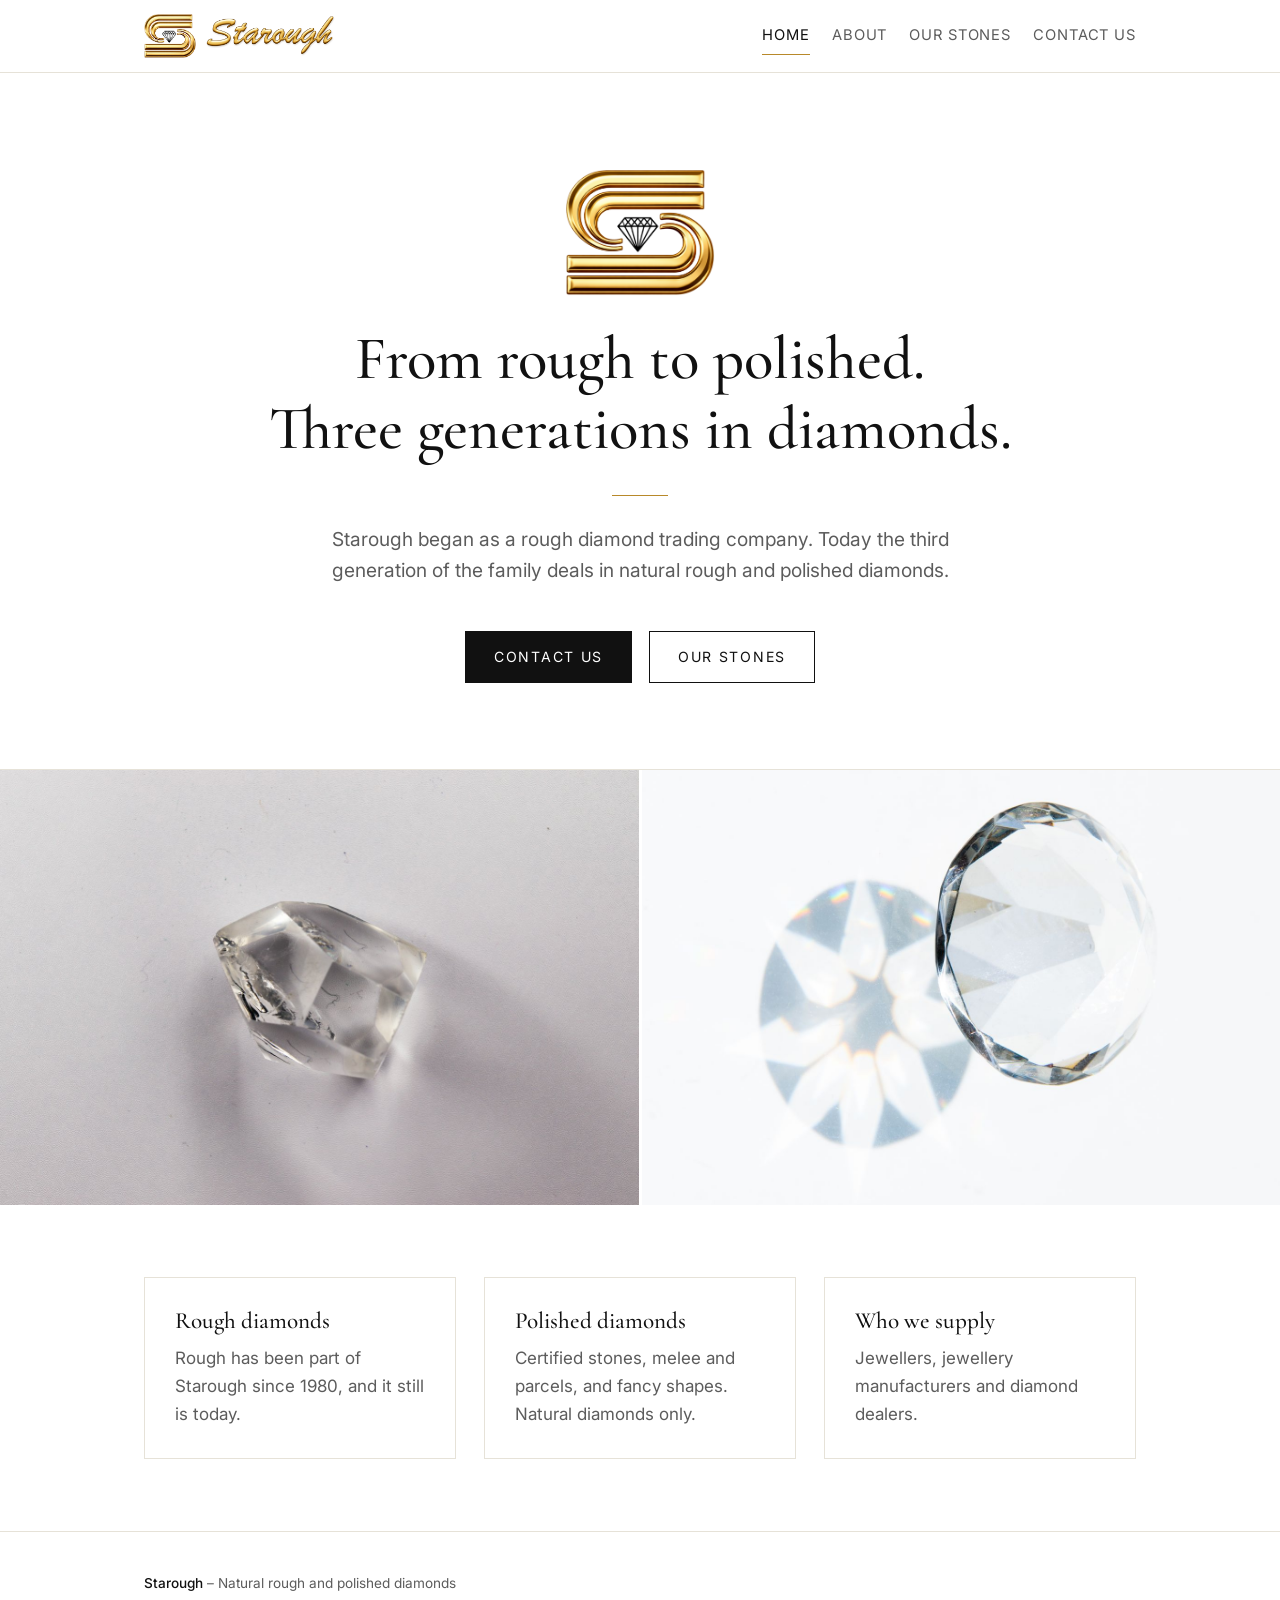
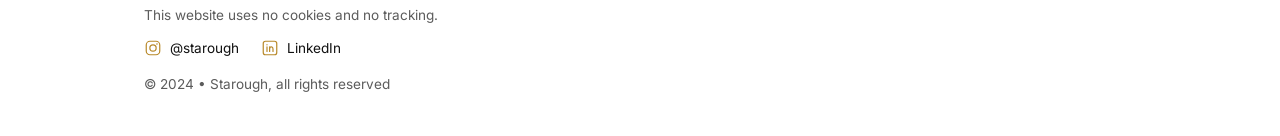
<file: index.html>
<!doctype html>
<html lang="en">
<head>
<meta charset="utf-8">
<meta name="viewport" content="width=device-width, initial-scale=1">
<title>Starough · Natural rough and polished diamonds</title>
<meta name="description" content="Starough: natural rough and polished diamonds.">
<link rel="preconnect" href="https://fonts.googleapis.com">
<link rel="preconnect" href="https://fonts.gstatic.com" crossorigin>
<link href="https://fonts.googleapis.com/css2?family=Cormorant+Garamond:wght@500&family=Inter:wght@400;500&display=swap" rel="stylesheet">
<link rel="stylesheet" href="style.css">
<link rel="icon" type="image/png" sizes="64x64" href="favicon.png">
<link rel="icon" type="image/png" sizes="256x256" href="favicon-256.png">
<link rel="apple-touch-icon" href="apple-touch-icon.png">
</head>
<body>
<header class="site">
  <div class="wrap">
    <a class="brand" href="index.html" aria-label="Starough home">
      <img src="logo.png" alt="" onerror="this.style.display='none'">
      <img class="name" src="name.png" alt="Starough">
    </a>
    <nav>
      <a href="index.html" aria-current="page">Home</a>
      <a href="about.html">About</a>
      <a href="stones.html">Our stones</a>
      <a href="contact.html">Contact Us</a>
    </nav>
  </div>
</header>
<main>
<section class="hero">
  <div class="wrap">
    <img class="hero-logo" src="logo.png" alt="" onerror="this.style.display='none'">
    <h1>From rough to polished.<br>Three generations in diamonds.</h1>
    <hr class="rule">
    <p class="lead">Starough began as a rough diamond trading company. Today the third generation of the family deals in natural rough and polished diamonds.</p>
    <a class="btn solid" href="contact.html">Contact us</a>
    <a class="btn" href="stones.html">Our stones</a>
  </div>
</section>
<div class="photo-band duo"><img src="images/home-rough.jpg" alt="An uncut rough diamond"><img src="images/home-polished.jpg" alt="A polished round diamond"></div>
<section>
  <div class="wrap grid">
    <div class="card">
      <h3>Rough diamonds</h3>
      <p class="muted">Rough has been part of Starough since 1980, and it still is today.</p>
    </div>
    <div class="card">
      <h3>Polished diamonds</h3>
      <p class="muted">Certified stones, melee and parcels, and fancy shapes. Natural diamonds only.</p>
    </div>
    <div class="card">
      <h3>Who we supply</h3>
      <p class="muted">Jewellers, jewellery manufacturers and diamond dealers.</p>
    </div>
  </div>
</section>
</main>
<footer class="site">
  <div class="wrap">
    <div><strong>Starough</strong> – Natural rough and polished diamonds</div>
    <div>This website uses no cookies and no tracking.</div>
    <div><span class="socials"><a class="insta" href="https://www.instagram.com/starough/" target="_blank" rel="noopener"><svg viewBox="0 0 24 24" width="18" height="18" aria-hidden="true"><rect x="3" y="3" width="18" height="18" rx="5" fill="none" stroke="currentColor" stroke-width="1.6"/><circle cx="12" cy="12" r="4.2" fill="none" stroke="currentColor" stroke-width="1.6"/><circle cx="17.3" cy="6.7" r="1.1" fill="currentColor"/></svg><span>@starough</span></a><a class="insta" href="https://www.linkedin.com/company/starough/" target="_blank" rel="noopener"><svg viewBox="0 0 24 24" width="18" height="18" aria-hidden="true"><rect x="3" y="3" width="18" height="18" rx="3" fill="none" stroke="currentColor" stroke-width="1.6"/><path d="M8 10.5v6M8 7.6v.1M11.5 16.5v-6M11.5 13.2c0-1.6 1-2.7 2.4-2.7s2.1 1 2.1 2.7v3.3" fill="none" stroke="currentColor" stroke-width="1.6" stroke-linecap="round"/></svg><span>LinkedIn</span></a></span></div>
    <div>© 2024 • Starough, all rights reserved</div>
  </div>
</footer>
</body>
</html>
</file>
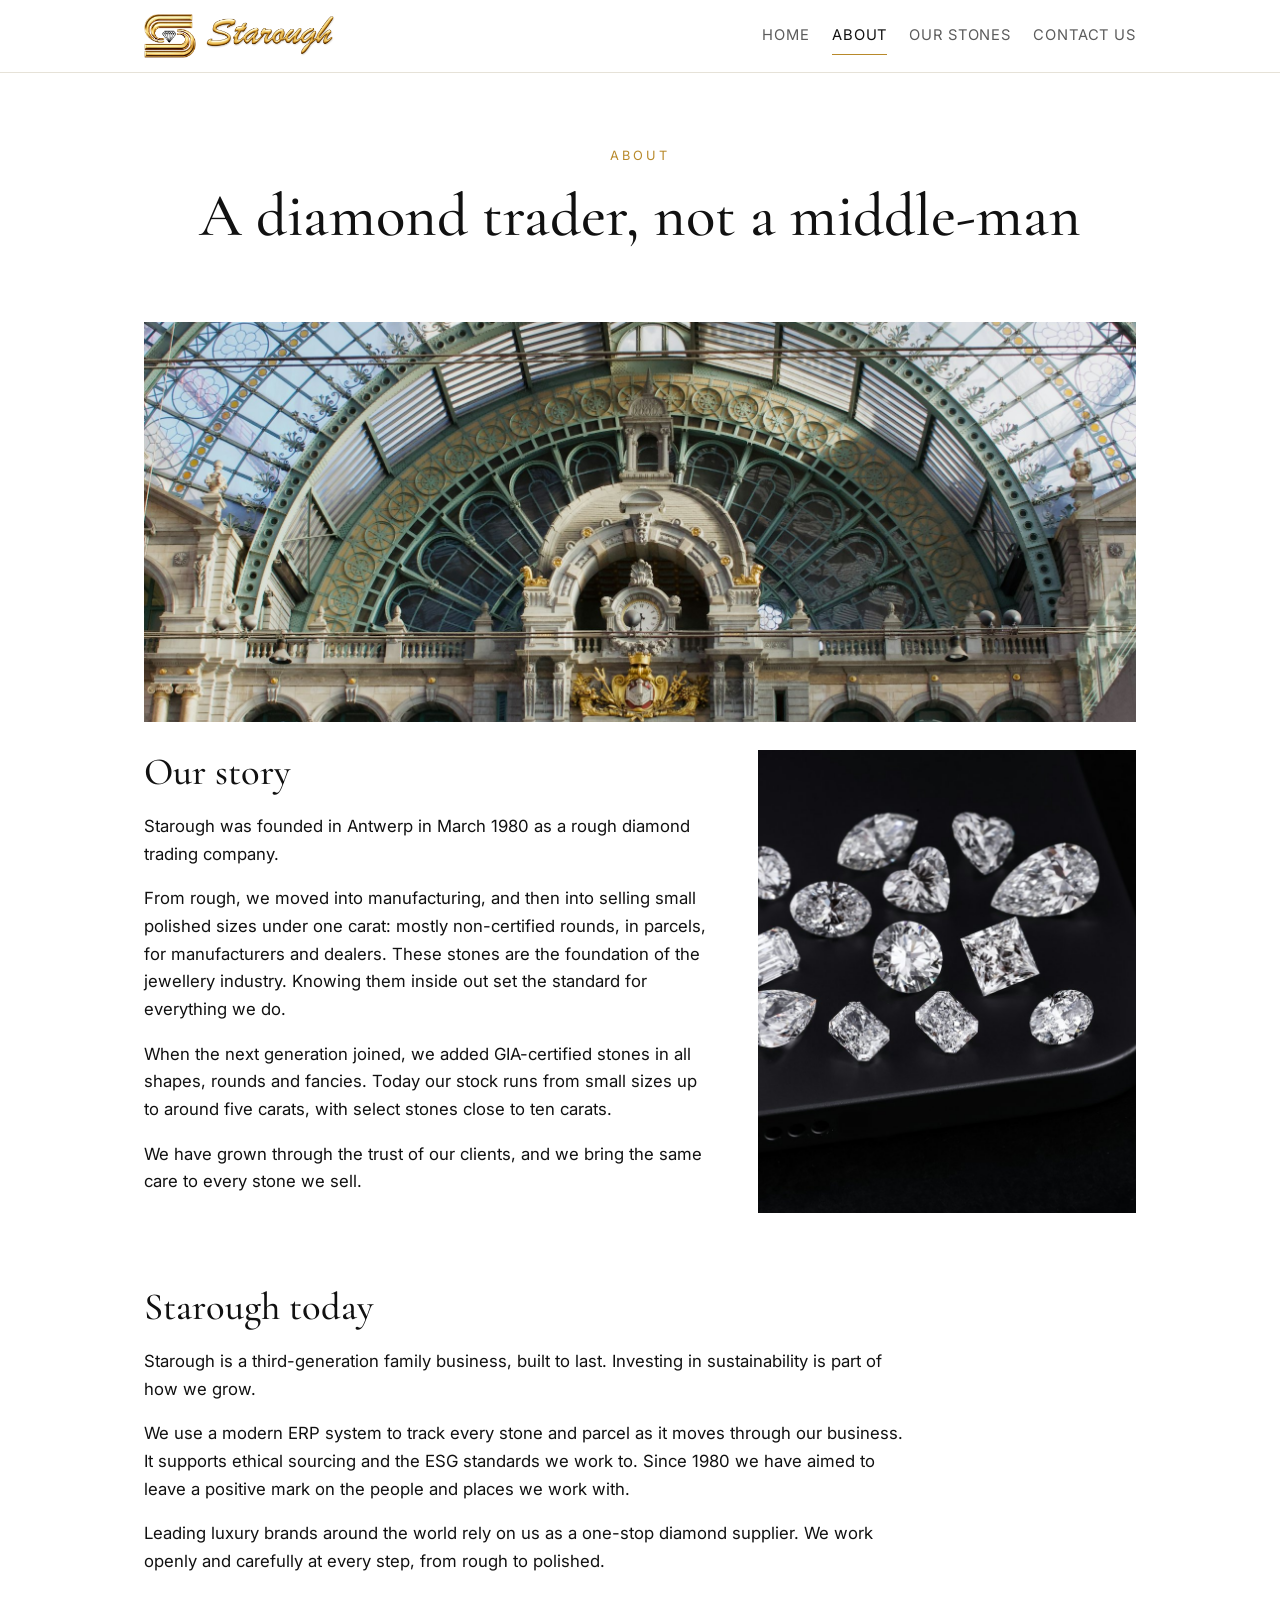
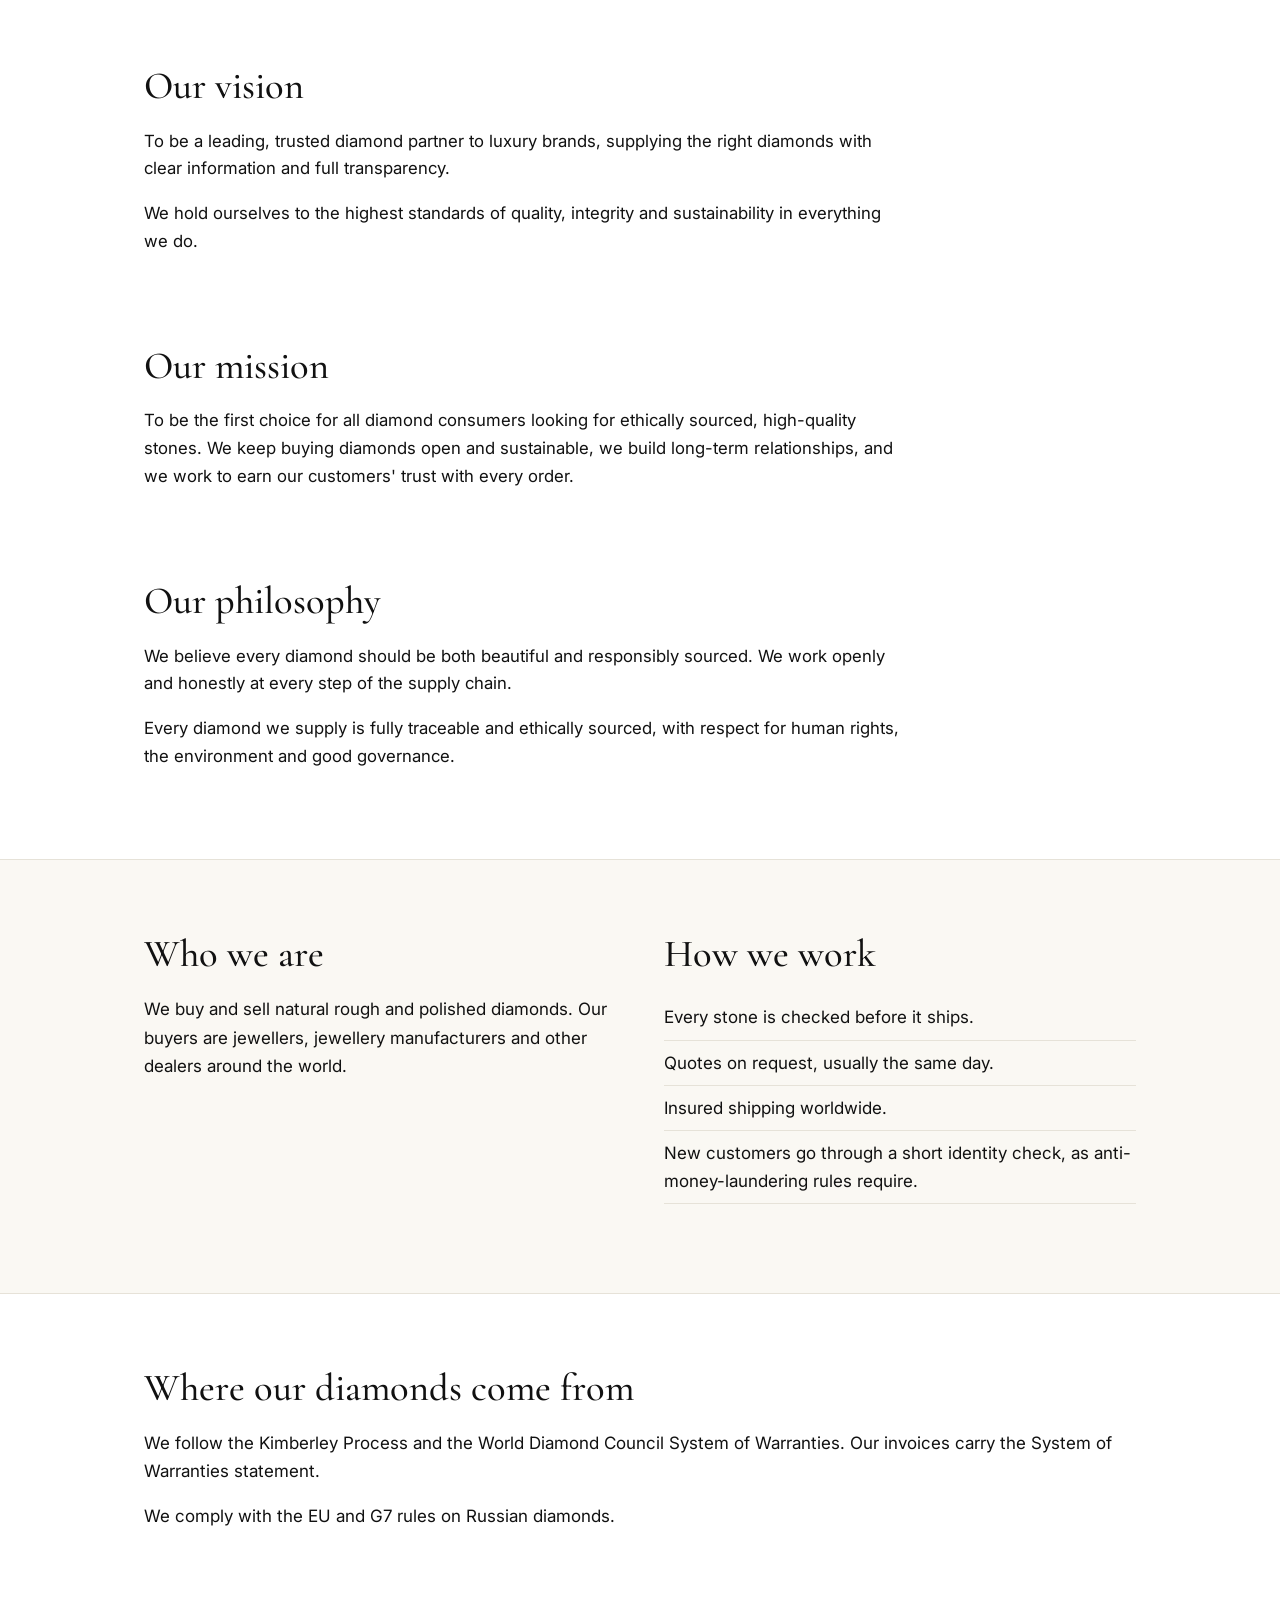
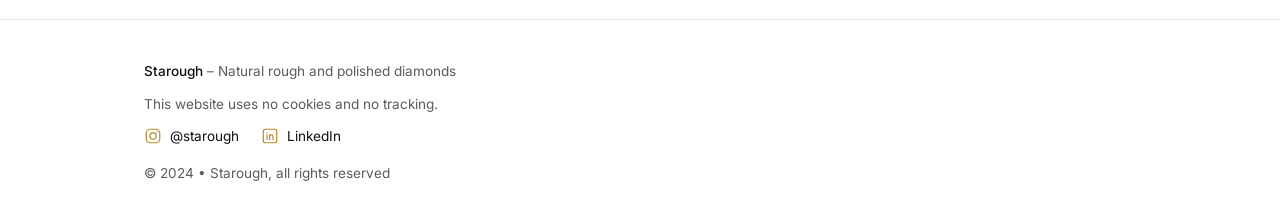
<file: about.html>
<!doctype html>
<html lang="en">
<head>
<meta charset="utf-8">
<meta name="viewport" content="width=device-width, initial-scale=1">
<title>About · Starough</title>
<meta name="description" content="Starough: natural rough and polished diamonds. Antwerp and Hong Kong.">
<link rel="preconnect" href="https://fonts.googleapis.com">
<link rel="preconnect" href="https://fonts.gstatic.com" crossorigin>
<link href="https://fonts.googleapis.com/css2?family=Cormorant+Garamond:wght@500&family=Inter:wght@400;500&display=swap" rel="stylesheet">
<link rel="stylesheet" href="style.css">
<link rel="icon" type="image/png" sizes="64x64" href="favicon.png">
<link rel="icon" type="image/png" sizes="256x256" href="favicon-256.png">
<link rel="apple-touch-icon" href="apple-touch-icon.png">
</head>
<body>
<header class="site">
  <div class="wrap">
    <a class="brand" href="index.html" aria-label="Starough home">
      <img src="logo.png" alt="" onerror="this.style.display='none'">
      <img class="name" src="name.png" alt="Starough">
    </a>
    <nav>
      <a href="index.html">Home</a>
      <a href="about.html" aria-current="page">About</a>
      <a href="stones.html">Our stones</a>
      <a href="contact.html">Contact Us</a>
    </nav>
  </div>
</header>
<main>
<div class="page-head wrap">
  <div class="eyebrow">About</div>
  <h1>A diamond trader, not a middle-man</h1>
</div>
<div class="wrap"><figure class="banner"><img src="images/about-antwerp.jpg" alt="Antwerp Central Station" loading="lazy"></figure></div>
<section class="story" style="padding-top:20px">
  <div class="wrap">
    <div class="story-grid">
      <div>
    <h2>Our story</h2>
    <p>Starough was founded in Antwerp in March 1980 as a rough diamond trading company.</p>
    <p>From rough, we moved into manufacturing, and then into selling small polished sizes under one carat: mostly non-certified rounds, in parcels, for manufacturers and dealers. These stones are the foundation of the jewellery industry. Knowing them inside out set the standard for everything we do.</p>
    <p>When the next generation joined, we added GIA-certified stones in all shapes, rounds and fancies. Today our stock runs from small sizes up to around five carats, with select stones close to ten carats.</p>
    <p>We have grown through the trust of our clients, and we bring the same care to every stone we sell.</p>
      </div>
      <figure class="side-photo"><img src="images/about-shapes.jpg" alt="Polished diamonds in many shapes" loading="lazy"></figure>
    </div>
  </div>
</section>
<section class="story" style="padding-top:0">
  <div class="wrap">
    <h2>Starough today</h2>
    <p>Starough is a third-generation family business, built to last. Investing in sustainability is part of how we grow.</p>
    <p>We use a modern ERP system to track every stone and parcel as it moves through our business. It supports ethical sourcing and the ESG standards we work to. Since 1980 we have aimed to leave a positive mark on the people and places we work with.</p>
    <p>Leading luxury brands around the world rely on us as a one-stop diamond supplier. We work openly and carefully at every step, from rough to polished.</p>
  </div>
</section>
<section class="story" style="padding-top:0">
  <div class="wrap">
    <h2>Our vision</h2>
    <p>To be a leading, trusted diamond partner to luxury brands, supplying the right diamonds with clear information and full transparency.</p>
    <p>We hold ourselves to the highest standards of quality, integrity and sustainability in everything we do.</p>
  </div>
</section>
<section class="story" style="padding-top:0">
  <div class="wrap">
    <h2>Our mission</h2>
    <p>To be the first choice for all diamond consumers looking for ethically sourced, high-quality stones. We keep buying diamonds open and sustainable, we build long-term relationships, and we work to earn our customers' trust with every order.</p>
  </div>
</section>
<section class="story" style="padding-top:0">
  <div class="wrap">
    <h2>Our philosophy</h2>
    <p>We believe every diamond should be both beautiful and responsibly sourced. We work openly and honestly at every step of the supply chain.</p>
    <p>Every diamond we supply is fully traceable and ethically sourced, with respect for human rights, the environment and good governance.</p>
  </div>
</section>
<section class="soft">
  <div class="wrap two">
    <div>
      <h2>Who we are</h2>
      <p>We buy and sell natural rough and polished diamonds. Our buyers are jewellers, jewellery manufacturers and other dealers around the world.</p>
    </div>
    <div>
      <h2>How we work</h2>
      <ul class="plain">
        <li>Every stone is checked before it ships.</li>
        <li>Quotes on request, usually the same day.</li>
        <li>Insured shipping worldwide.</li>
        <li>New customers go through a short identity check, as anti-money-laundering rules require.</li>
      </ul>
    </div>
  </div>
</section>
<section>
  <div class="wrap">
    <h2>Where our diamonds come from</h2>
    <p>We follow the Kimberley Process and the World Diamond Council System of Warranties. Our invoices carry the System of Warranties statement.</p>
    <p>We comply with the EU and G7 rules on Russian diamonds.</p>
  </div>
</section>
</main>
<footer class="site">
  <div class="wrap">
    <div><strong>Starough</strong> – Natural rough and polished diamonds</div>
    <div>This website uses no cookies and no tracking.</div>
    <div><span class="socials"><a class="insta" href="https://www.instagram.com/starough/" target="_blank" rel="noopener"><svg viewBox="0 0 24 24" width="18" height="18" aria-hidden="true"><rect x="3" y="3" width="18" height="18" rx="5" fill="none" stroke="currentColor" stroke-width="1.6"/><circle cx="12" cy="12" r="4.2" fill="none" stroke="currentColor" stroke-width="1.6"/><circle cx="17.3" cy="6.7" r="1.1" fill="currentColor"/></svg><span>@starough</span></a><a class="insta" href="https://www.linkedin.com/company/starough/" target="_blank" rel="noopener"><svg viewBox="0 0 24 24" width="18" height="18" aria-hidden="true"><rect x="3" y="3" width="18" height="18" rx="3" fill="none" stroke="currentColor" stroke-width="1.6"/><path d="M8 10.5v6M8 7.6v.1M11.5 16.5v-6M11.5 13.2c0-1.6 1-2.7 2.4-2.7s2.1 1 2.1 2.7v3.3" fill="none" stroke="currentColor" stroke-width="1.6" stroke-linecap="round"/></svg><span>LinkedIn</span></a></span></div>
    <div>© 2024 • Starough, all rights reserved</div>
  </div>
</footer>
</body>
</html>
</file>
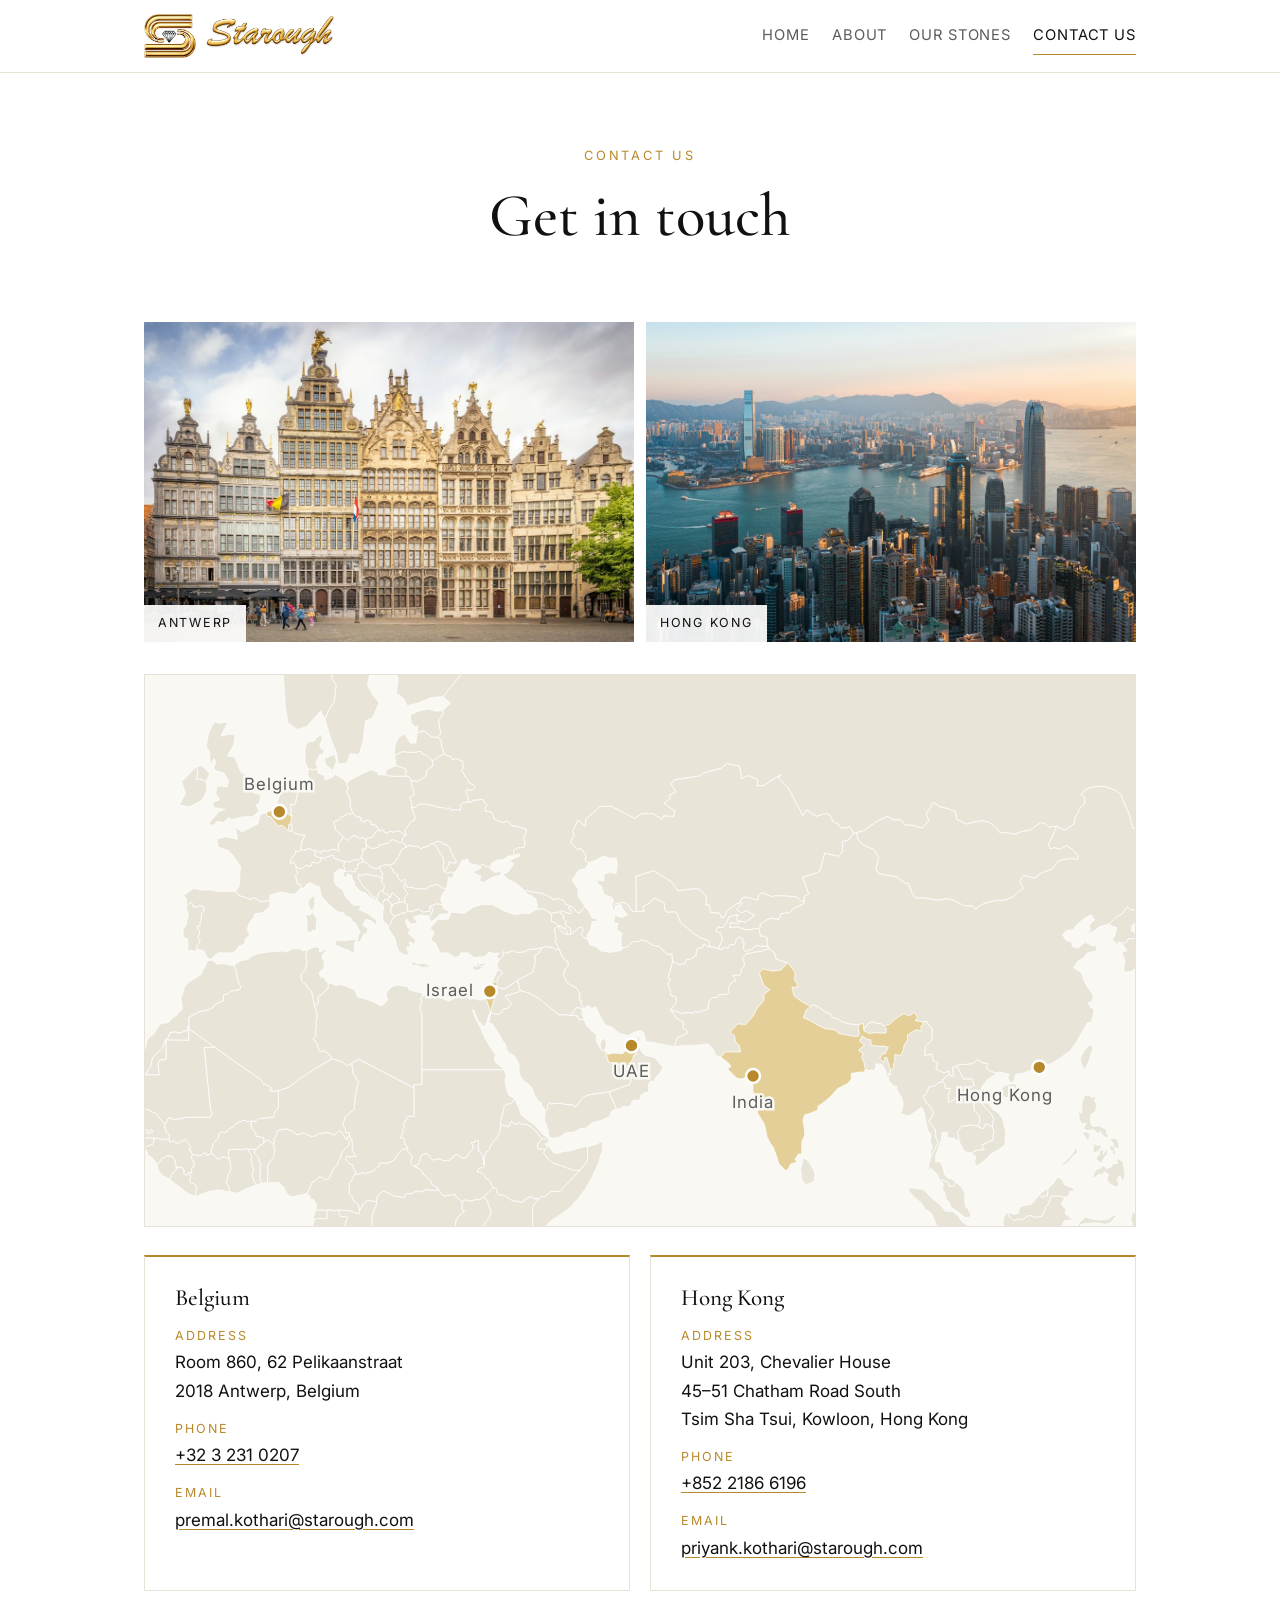
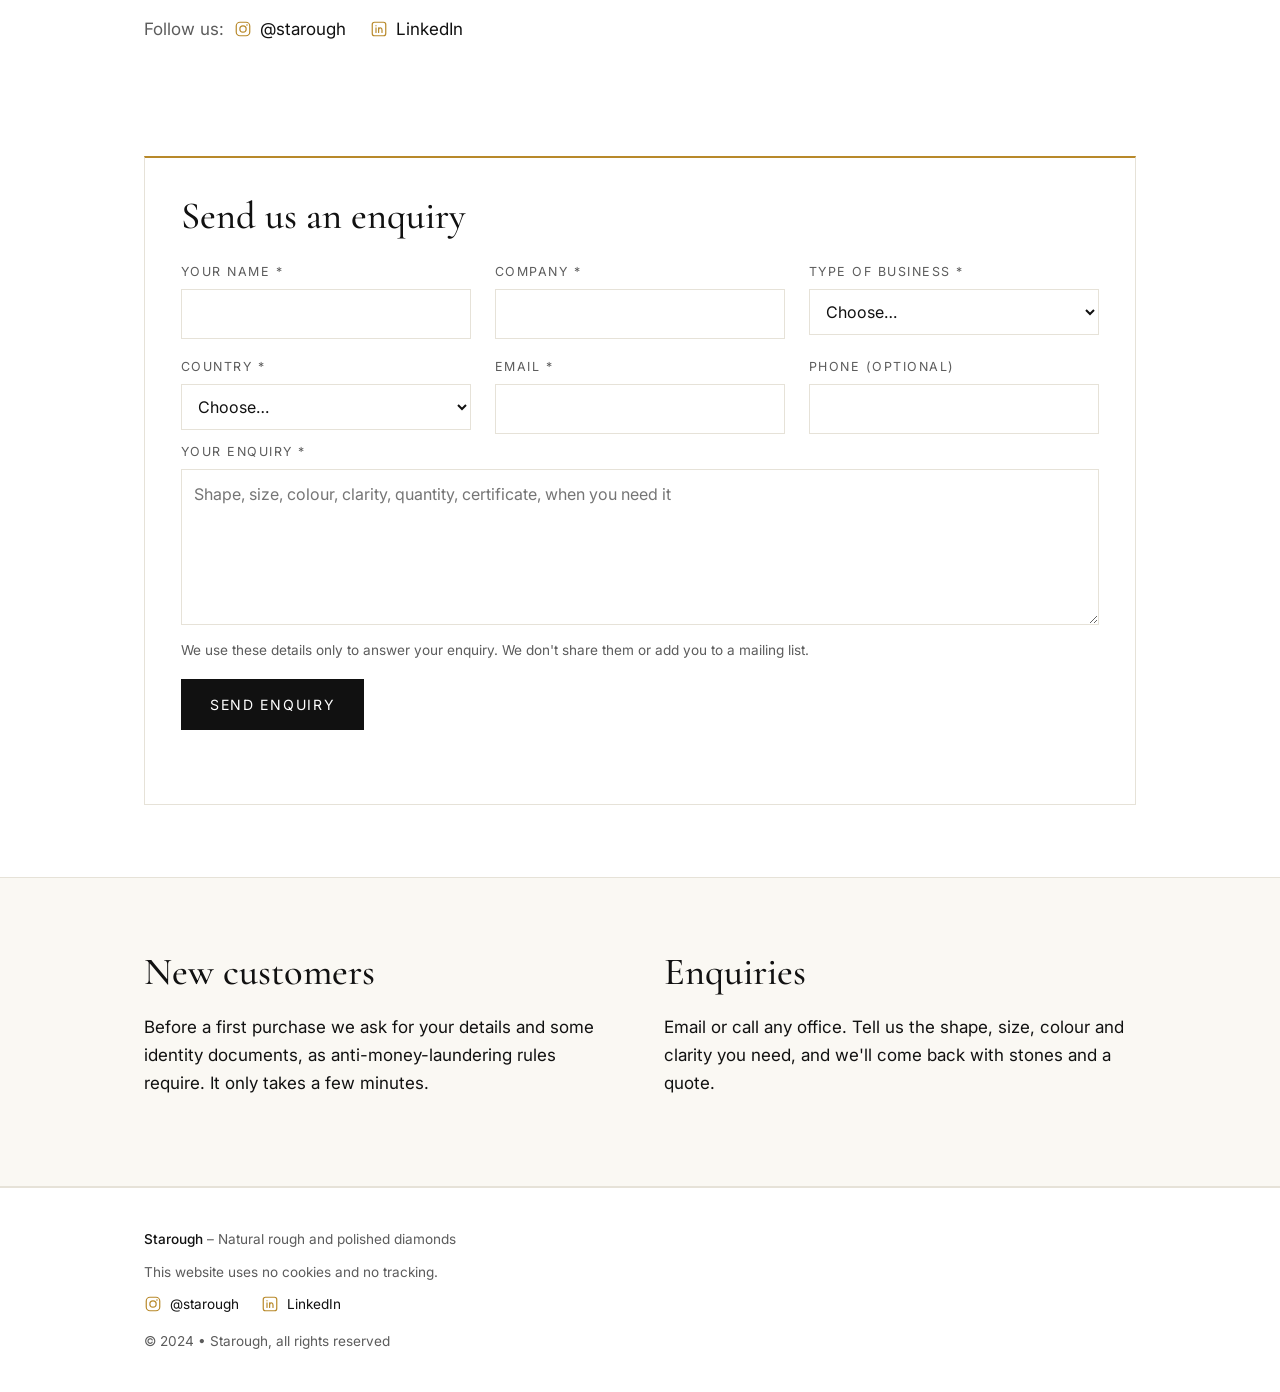
<file: contact.html>
<!doctype html>
<html lang="en">
<head>
<meta charset="utf-8">
<meta name="viewport" content="width=device-width, initial-scale=1">
<title>Contact Us · Starough</title>
<meta name="description" content="Starough: natural rough and polished diamonds. Antwerp and Hong Kong.">
<link rel="preconnect" href="https://fonts.googleapis.com">
<link rel="preconnect" href="https://fonts.gstatic.com" crossorigin>
<link href="https://fonts.googleapis.com/css2?family=Cormorant+Garamond:wght@500&family=Inter:wght@400;500&display=swap" rel="stylesheet">
<link rel="stylesheet" href="style.css">
<link rel="icon" type="image/png" sizes="64x64" href="favicon.png">
<link rel="icon" type="image/png" sizes="256x256" href="favicon-256.png">
<link rel="apple-touch-icon" href="apple-touch-icon.png">
</head>
<body>
<header class="site">
  <div class="wrap">
    <a class="brand" href="index.html" aria-label="Starough home">
      <img src="logo.png" alt="" onerror="this.style.display='none'">
      <img class="name" src="name.png" alt="Starough">
    </a>
    <nav>
      <a href="index.html">Home</a>
      <a href="about.html">About</a>
      <a href="stones.html">Our stones</a>
      <a href="contact.html" aria-current="page">Contact Us</a>
    </nav>
  </div>
</header>
<main>
<div class="page-head wrap">
  <div class="eyebrow">Contact Us</div>
  <h1>Get in touch</h1>
</div>
<div class="wrap split"><figure><img src="images/contact-antwerp.jpg" alt="Antwerp" loading="lazy"><figcaption>Antwerp</figcaption></figure><figure><img src="images/contact-hk.jpg" alt="Hong Kong harbour" loading="lazy"><figcaption>Hong Kong</figcaption></figure></div>
<section style="padding-top:8px">
  <div class="wrap">
    <figure class="map">
      <svg viewBox="0 0 1000 557" role="img" aria-label="Map showing Starough in Belgium, Israel, the UAE, India and Hong Kong">
        <path class="land" d="M342.0,563.2L343.2,563.9L368.5,578.2L369.0,582.3L379.0,589.3L375.8,597.9L376.2,601.9L380.7,604.5L380.9,606.3L379.0,610.6L379.4,612.7L378.9,616.1L381.4,620.5L384.3,627.5L386.8,629.1L381.3,633.2L373.6,636.0L369.4,635.8L366.9,638.0L362.1,638.2L360.2,639.1L351.8,637.1L346.6,637.6L344.6,627.9L342.2,624.6L340.8,622.7L334.0,621.4L330.0,619.2L325.6,618.0L322.8,616.9L319.9,615.1L316.1,606.2L312.0,602.2L310.6,598.1L311.3,594.5L310.1,588.0L313.0,587.7L315.5,585.2L318.2,581.5L320.0,580.0L319.9,577.8L318.4,576.2L318.0,573.4L320.0,572.5L320.4,568.4L317.6,564.5L320.1,563.6L327.7,563.7L342.0,563.2ZM44.3,355.1L44.3,355.7L44.2,357.2L44.1,369.0L21.2,368.6L21.4,388.3L14.9,389.0L13.1,392.9L14.5,403.8L-12.9,403.8L-14.4,406.3L-14.1,403.1L-14.0,403.1L1.7,402.5L2.6,399.8L5.4,396.4L7.8,385.9L17.5,377.6L20.8,367.9L22.9,367.3L25.2,361.2L31.1,360.4L33.6,361.4L36.8,361.4L39.1,359.6L43.4,359.4L43.2,355.1L44.3,355.1ZM715.8,160.0L710.5,167.1L704.7,168.1L704.4,178.6L700.4,183.2L686.6,179.9L681.5,198.0L677.9,200.2L664.1,204.2L670.4,221.1L665.6,223.6L666.2,229.0L661.9,227.6L658.3,224.2L648.0,223.2L636.4,222.9L633.8,224.0L623.9,220.0L619.9,222.0L618.8,227.6L607.3,224.3L602.7,225.7L601.1,229.8L597.1,231.6L587.9,238.1L584.8,244.7L582.2,244.8L580.3,240.4L571.4,240.1L570.0,232.4L566.6,232.4L567.1,222.8L558.7,215.8L546.8,216.6L538.5,218.0L531.9,209.2L526.2,205.5L515.3,198.4L514.0,197.6L496.0,203.4L496.3,238.8L492.7,239.2L487.8,231.9L483.1,229.3L475.1,231.2L472.0,234.4L471.7,232.1L473.4,228.1L472.0,224.8L463.9,221.6L460.8,212.9L456.9,210.4L456.7,207.2L463.5,208.2L463.8,200.9L469.7,199.3L475.8,200.8L477.1,191.0L475.8,184.8L468.8,185.2L462.9,182.7L454.8,187.2L448.3,189.4L444.7,187.7L445.4,182.5L441.0,175.6L435.8,175.9L429.8,168.8L433.9,160.7L431.8,158.5L437.4,146.6L444.6,152.9L445.5,145.0L459.9,132.8L470.8,132.5L486.2,140.3L494.5,144.8L501.9,140.1L513.0,139.9L522.0,145.6L524.0,142.3L533.8,142.8L535.6,137.5L524.2,129.8L531.0,124.2L529.7,121.1L536.4,118.1L531.3,110.1L534.5,106.0L560.7,101.9L564.1,98.9L581.6,94.4L587.9,89.3L600.5,92.0L602.7,104.5L610.0,101.6L618.9,105.7L618.4,112.1L625.1,111.5L642.6,100.2L640.0,104.0L649.0,113.1L664.6,142.1L668.3,136.2L677.9,142.7L688.0,139.8L691.9,141.8L695.2,148.2L700.1,150.3L703.1,154.9L712.1,153.5L715.8,160.0ZM496.3,238.8L496.0,203.4L514.0,197.6L515.3,198.4L526.2,205.5L531.9,209.2L538.5,218.0L546.8,216.6L558.7,215.8L567.1,222.8L566.6,232.4L570.0,232.4L571.4,240.1L580.3,240.4L582.2,244.8L584.8,244.7L587.9,238.1L597.1,231.6L601.1,229.8L603.2,230.7L597.3,236.8L602.5,240.3L607.5,238.0L615.8,242.9L606.8,249.5L601.5,248.6L598.6,248.8L597.6,246.3L599.1,242.0L589.7,244.2L587.5,250.1L584.2,255.1L578.3,254.7L576.5,258.7L581.6,260.8L583.2,267.4L579.2,276.4L573.9,274.5L570.1,274.5L570.2,269.1L561.0,265.3L553.6,260.9L549.1,256.6L541.1,250.4L537.6,240.9L535.3,239.2L527.7,239.6L525.1,237.7L524.3,230.2L514.9,225.2L509.0,230.7L503.0,234.0L504.2,238.7L496.3,238.8ZM1090.9,574.7L1103.0,579.5L1116.0,583.6L1120.8,587.1L1124.7,590.7L1125.8,594.8L1137.4,599.2L1139.1,602.9L1132.7,603.6L1134.2,608.3L1140.5,613.0L1145.0,620.5L1149.0,620.2L1148.7,623.4L1154.1,624.6L1152.0,625.9L1159.4,628.9L1158.7,631.0L1154.1,631.4L1152.3,629.6L1146.3,628.8L1139.3,627.7L1133.8,623.2L1129.8,619.3L1126.2,613.1L1117.1,610.0L1111.2,612.1L1106.9,614.4L1107.8,619.6L1102.3,622.0L1098.4,620.9L1091.1,620.6L1091.0,597.6L1090.9,574.7ZM1090.9,574.7L1091.0,597.6L1091.1,620.6L1084.9,614.7L1077.8,613.3L1076.1,615.3L1067.2,615.6L1070.2,609.8L1074.6,607.9L1072.8,600.2L1069.4,594.3L1055.9,588.4L1050.1,587.8L1039.6,581.3L1037.5,584.7L1034.8,585.3L1033.3,582.7L1033.2,579.7L1027.9,576.3L1035.4,573.7L1040.4,573.9L1039.8,572.0L1029.6,572.0L1026.8,567.8L1020.6,566.5L1017.6,563.1L1027.0,561.4L1030.6,559.1L1041.8,562.0L1043.0,564.6L1044.9,575.9L1052.1,580.1L1058.0,572.7L1066.0,568.4L1072.2,568.4L1078.2,570.9L1083.4,573.4L1090.9,574.7ZM978.8,619.0L979.5,620.4L979.6,622.5L975.1,627.8L969.1,629.4L968.3,628.5L968.9,626.1L971.9,621.8L978.8,619.0ZM1043.4,604.9L1042.8,599.6L1044.0,597.0L1045.4,594.7L1047.0,596.7L1047.0,600.1L1043.4,604.9ZM929.2,527.6L925.3,533.9L930.4,540.5L929.2,543.7L937.0,550.2L928.8,551.0L926.4,555.8L926.7,562.1L920.0,566.9L919.8,573.9L917.1,584.6L916.1,582.1L908.1,585.3L905.4,581.0L900.4,580.6L896.9,578.3L888.6,580.9L886.0,577.5L881.5,577.9L875.7,577.1L874.6,567.7L871.1,565.7L867.8,559.7L866.8,553.6L867.6,547.1L871.8,542.5L872.9,547.2L877.7,551.1L882.2,549.7L886.7,550.2L890.8,546.7L894.1,546.0L900.7,548.0L906.4,546.5L910.0,536.8L912.7,534.4L915.1,526.4L923.2,526.4L929.2,527.6ZM1009.6,576.1L1017.3,578.2L1019.8,583.5L1013.9,580.6L1008.1,580.1L1004.1,580.5L999.3,580.3L1000.9,576.4L1009.6,576.1ZM992.1,583.1L987.3,581.8L985.9,578.8L993.0,578.4L994.7,580.7L992.1,583.1ZM999.5,541.3L1000.0,545.1L1004.2,545.7L1004.8,548.6L1004.4,554.7L1000.8,554.0L999.8,558.3L1002.7,562.0L1000.7,562.8L997.9,558.4L995.8,549.5L997.2,543.9L999.5,541.3ZM964.5,550.4L972.6,550.1L979.5,545.0L980.7,546.6L975.1,553.5L969.8,554.9L963.1,553.5L951.4,553.9L945.3,554.9L944.3,560.2L950.6,566.4L954.4,563.2L967.4,560.8L966.9,564.0L963.8,563.0L960.8,567.1L954.6,569.9L961.2,578.8L960.0,581.2L966.2,589.3L966.2,593.9L962.4,596.0L959.7,593.5L963.1,587.8L956.2,590.5L954.5,588.5L955.4,585.8L950.3,581.7L950.9,574.9L946.2,577.0L946.8,585.2L947.1,595.2L942.6,596.3L939.6,594.2L941.6,587.7L940.5,581.0L937.6,580.9L935.4,576.1L938.3,571.5L939.3,566.0L942.8,555.4L944.3,552.6L950.3,547.4L955.7,549.4L964.5,550.4ZM946.1,628.6L936.8,623.7L943.4,622.3L947.0,624.4L949.5,626.6L949.1,628.5L946.1,628.6ZM953.4,616.4L958.1,615.9L964.4,613.3L963.3,617.2L952.8,619.3L943.5,618.4L943.5,615.8L949.1,614.3L953.4,616.4ZM931.9,615.2L936.2,614.6L938.0,617.6L929.9,619.1L925.0,620.0L921.3,620.0L923.7,615.9L927.5,615.8L929.4,613.3L931.9,615.2ZM863.5,601.5L864.5,604.0L877.9,604.7L879.4,601.8L892.4,605.2L895.0,609.8L905.4,611.1L914.0,615.3L906.1,618.0L898.4,615.1L892.0,615.3L884.8,614.8L878.2,613.5L870.1,610.8L865.0,610.1L862.1,611.0L849.3,608.1L848.1,605.1L841.7,604.5L846.5,597.8L855.0,598.2L860.6,601.0L863.5,601.5ZM834.8,564.1L835.9,569.0L838.4,572.9L843.5,573.5L846.9,577.9L845.2,586.7L844.9,597.5L837.1,597.7L831.2,591.8L822.3,586.1L819.3,581.8L814.0,576.1L810.5,570.9L805.2,561.1L799.0,555.2L797.0,549.2L794.4,543.8L788.1,539.4L784.5,533.4L779.2,529.5L771.9,521.7L771.3,518.1L775.8,518.4L786.6,519.8L792.8,526.6L798.2,531.4L802.1,534.3L808.7,541.8L815.8,541.9L821.7,546.7L825.7,552.6L831.0,555.8L828.2,561.5L832.2,563.9L834.8,564.1ZM310.1,588.0L311.3,594.5L310.6,598.1L312.0,602.2L316.1,606.2L319.9,615.1L317.1,614.3L307.7,615.5L305.8,616.4L303.8,620.9L305.4,624.0L304.2,632.4L303.3,639.6L305.2,640.9L310.1,643.6L312.0,642.3L312.6,650.1L307.2,650.0L304.4,646.1L301.8,643.0L296.4,642.0L294.9,638.3L290.6,640.5L285.0,639.5L282.6,636.3L278.2,635.6L274.9,635.8L274.5,633.6L272.1,633.4L268.9,633.0L264.6,634.1L261.5,633.9L259.8,634.5L260.2,626.1L257.9,623.4L257.3,619.1L258.4,614.8L257.0,612.1L256.8,607.6L248.4,607.7L249.0,605.2L245.4,605.2L245.0,606.4L240.7,606.7L238.9,610.8L237.9,612.6L234.0,611.6L231.7,612.6L227.1,613.1L224.4,609.4L222.8,607.2L220.8,602.9L219.1,597.7L198.4,597.6L196.0,598.4L194.0,598.3L191.1,599.3L190.1,597.1L191.9,596.3L192.1,593.3L193.2,591.5L195.8,590.0L197.6,590.7L200.0,588.0L203.8,588.1L204.2,590.1L206.9,591.3L211.0,586.9L215.0,583.5L216.8,581.3L216.6,575.5L219.6,568.7L222.8,565.1L227.4,561.7L228.2,559.5L228.4,556.9L229.5,554.5L229.2,550.5L230.1,544.3L231.4,540.0L233.5,536.2L233.9,532.0L234.6,527.1L237.3,523.6L241.0,521.3L246.8,523.7L251.3,526.3L256.4,527.0L261.6,528.3L263.7,524.1L264.6,523.5L267.8,524.3L275.6,520.8L278.4,522.2L280.6,522.0L281.7,520.3L284.3,519.7L289.5,520.5L294.0,520.6L296.3,519.9L300.6,525.7L303.7,526.5L305.6,525.3L308.8,525.8L312.7,524.3L314.4,527.3L320.5,532.0L320.1,540.2L322.9,541.1L320.7,543.6L318.0,545.5L315.3,549.1L313.8,552.3L313.4,558.0L311.8,560.6L311.7,565.9L309.7,567.9L309.5,572.0L308.5,572.6L307.9,576.4L309.6,579.6L310.1,588.0ZM395.7,568.3L391.6,562.5L391.5,537.0L397.6,529.1L399.5,526.9L404.0,526.8L410.2,521.8L419.3,521.5L439.1,500.4L444.0,494.5L447.1,490.1L447.1,486.4L447.1,479.3L447.1,476.3L447.2,476.2L449.4,476.1L452.7,475.0L456.4,474.3L459.7,471.8L462.3,471.8L462.5,473.8L461.8,477.9L461.9,481.7L460.4,484.3L458.4,491.9L455.0,499.8L450.7,508.8L444.7,519.1L438.8,527.0L430.5,536.5L423.5,542.2L413.1,549.2L406.6,554.5L398.9,562.9L397.3,566.6L395.7,568.3ZM379.0,589.3L369.0,582.3L368.5,578.2L343.2,563.9L342.0,563.2L341.9,555.8L343.9,552.9L347.4,548.3L349.9,543.2L346.8,535.2L346.0,531.6L342.7,526.8L347.0,522.6L351.7,518.0L355.4,519.1L355.4,523.1L357.8,525.4L362.6,525.4L371.5,531.3L373.7,531.4L375.3,531.2L376.9,532.0L381.5,532.6L383.6,529.7L390.0,526.7L392.8,529.1L397.6,529.1L391.5,537.0L391.6,562.5L395.7,568.3L390.8,571.1L389.1,574.0L386.5,574.5L385.5,579.5L383.2,582.3L381.9,586.9L379.0,589.3ZM276.7,498.8L271.4,495.7L268.9,493.7L268.5,491.4L269.6,488.5L269.6,485.6L265.6,481.2L264.8,478.1L264.9,476.4L262.3,474.3L262.2,470.1L260.8,467.4L258.3,467.8L259.0,465.1L260.8,462.2L260.0,459.2L262.3,457.0L260.9,455.3L262.7,450.8L265.9,445.5L271.9,446.0L271.6,416.9L271.7,413.7L279.7,413.7L279.7,398.7L307.8,398.7L335.0,398.7L362.7,398.7L365.0,406.1L363.4,407.5L364.4,415.2L367.0,424.0L369.7,425.8L373.5,428.5L370.0,432.7L364.8,433.9L362.6,436.2L361.9,441.0L358.9,451.7L359.7,454.6L358.5,460.8L355.7,467.9L351.5,471.4L348.5,476.9L347.8,479.8L344.4,481.8L342.4,489.2L342.5,495.6L342.4,490.0L341.4,489.9L341.6,486.4L340.7,483.9L337.1,481.1L336.3,476.0L337.1,470.7L333.9,470.2L333.4,471.8L329.2,472.2L330.9,474.3L331.5,478.6L327.6,482.5L324.2,487.6L320.5,488.3L314.7,484.2L312.0,485.6L311.3,487.7L307.7,489.0L307.5,490.5L300.5,490.5L299.5,489.0L294.5,488.8L292.0,490.0L290.0,489.4L286.4,485.3L285.2,483.3L280.2,484.3L278.3,487.6L276.5,493.9L274.1,495.2L271.9,496.0L276.7,498.8ZM271.6,416.9L271.9,446.0L265.9,445.5L262.7,450.8L260.9,455.3L262.3,457.0L260.0,459.2L260.8,462.2L259.0,465.1L258.3,467.8L260.8,467.4L262.2,470.1L262.3,474.3L264.9,476.4L264.8,478.1L260.4,479.3L256.8,482.2L251.8,490.0L245.2,493.2L238.4,492.8L236.4,493.4L237.2,495.9L233.5,498.4L230.5,501.2L221.7,503.9L220.0,502.3L218.8,502.1L217.5,503.9L211.8,504.5L212.8,502.6L210.6,497.7L209.7,494.8L206.6,493.6L202.5,489.4L204.0,486.1L207.2,486.8L209.2,486.3L213.1,486.4L209.3,479.9L209.5,475.2L209.1,470.4L206.3,465.8L207.0,462.4L202.5,462.3L202.5,457.7L199.6,455.0L202.6,445.5L211.5,438.6L211.9,429.1L214.6,414.1L216.1,410.8L213.2,408.3L213.1,405.9L210.5,404.0L208.8,392.2L215.8,388.1L243.7,402.6L271.6,416.9ZM760.7,-463.1L775.8,-473.4L789.4,-450.9L805.5,-410.8L803.8,-376.8L788.5,-372.4L769.1,-382.8L757.4,-397.2L752.1,-425.4L742.5,-433.6L760.7,-463.1ZM824.0,-391.7L841.8,-370.8L839.7,-356.6L800.3,-343.5L813.0,-389.9L818.8,-394.1L824.0,-391.7ZM1075.7,-287.8L1094.2,-286.5L1119.5,-271.4L1114.0,-251.0L1088.2,-251.8L1076.6,-245.5L1062.8,-263.0L1066.5,-282.3L1075.7,-287.8ZM1083.0,-214.0L1089.6,-223.8L1098.3,-226.1L1108.3,-216.6L1109.1,-210.2L1098.5,-210.0L1084.2,-212.7L1083.0,-214.0ZM418.5,-444.1L432.2,-451.9L442.8,-452.5L444.2,-440.8L448.2,-451.2L454.8,-458.4L465.2,-448.8L462.5,-442.3L453.1,-436.7L446.8,-433.5L445.8,-426.7L437.7,-420.0L430.1,-429.7L434.1,-442.8L418.5,-444.1ZM263.9,102.2L251.0,102.4L242.4,101.0L244.0,95.7L253.6,91.7L260.9,93.9L264.0,95.8L263.3,99.1L263.9,102.2ZM479.1,-223.4L495.8,-245.9L493.9,-258.1L509.6,-272.7L532.7,-291.2L555.9,-296.7L567.9,-307.9L581.5,-311.9L586.4,-299.9L581.7,-290.6L556.9,-276.3L535.6,-263.0L513.8,-237.6L503.4,-213.1L492.5,-190.3L493.9,-171.5L507.2,-153.8L503.1,-151.9L480.3,-154.7L478.4,-164.2L465.7,-170.1L464.7,-182.2L471.9,-187.0L471.6,-199.7L485.5,-220.3L479.1,-223.4ZM1104.3,109.6L1106.7,120.9L1106.5,132.1L1109.4,143.4L1116.5,162.6L1106.1,159.1L1101.8,174.3L1108.6,184.9L1108.4,192.0L1103.1,185.9L1098.5,193.7L1097.3,185.2L1098.0,175.2L1097.2,163.8L1098.8,155.8L1099.2,141.1L1095.1,130.1L1095.7,114.3L1102.1,108.9L1099.4,103.4L1102.5,101.7L1104.3,109.6ZM1019.4,230.2L1018.5,228.6L1018.4,223.8L1022.0,223.5L1023.0,212.1L1021.2,203.7L1027.1,200.2L1035.7,202.0L1040.3,192.2L1042.8,181.1L1045.4,177.3L1049.1,167.9L1037.6,171.0L1031.5,175.1L1020.9,175.1L1018.1,165.2L1009.8,157.6L997.6,154.2L995.0,143.5L992.6,136.6L990.0,131.8L985.6,120.3L979.5,116.0L969.0,112.5L959.8,112.8L951.1,114.9L945.3,120.7L949.1,123.5L949.2,129.8L945.3,133.4L939.0,145.2L939.1,150.0L929.2,156.9L920.8,152.8L912.5,153.7L908.8,150.0L904.6,148.9L894.4,156.5L885.2,158.3L878.8,161.0L870.0,159.2L863.5,159.3L859.2,153.8L852.4,148.6L845.4,147.1L836.5,148.6L829.9,150.6L820.0,146.0L818.6,137.7L810.4,134.8L804.1,133.5L796.2,128.8L789.0,140.5L791.8,147.0L785.0,154.5L774.9,151.8L767.9,151.4L763.3,146.3L756.0,146.2L749.9,142.8L739.2,147.9L725.9,157.3L718.6,159.2L715.8,160.0L712.1,153.5L703.1,154.9L700.1,150.3L695.2,148.2L691.9,141.8L688.0,139.8L677.9,142.7L668.3,136.2L664.6,142.1L649.0,113.1L640.0,104.0L642.6,100.2L625.1,111.5L618.4,112.1L618.9,105.7L610.0,101.6L602.7,104.5L600.5,92.0L587.9,89.3L581.6,94.4L564.1,98.9L560.7,101.9L534.5,106.0L531.3,110.1L536.4,118.1L529.7,121.1L531.0,124.2L524.2,129.8L535.6,137.5L533.8,142.8L524.0,142.3L522.0,145.6L513.0,139.9L501.9,140.1L494.5,144.8L486.2,140.3L470.8,132.5L459.9,132.8L445.5,145.0L444.6,152.9L437.4,146.6L431.8,158.5L433.9,160.7L429.8,168.8L435.8,175.9L441.0,175.6L445.4,182.5L444.7,187.7L448.3,189.4L445.1,195.4L438.3,197.0L431.4,207.2L437.7,216.5L437.0,223.0L444.6,234.1L440.5,237.9L439.3,240.2L436.2,239.6L431.4,233.9L429.4,233.6L425.0,231.4L422.9,227.6L416.3,225.6L412.1,227.1L410.9,225.3L401.4,220.7L391.1,219.2L385.2,217.5L384.3,218.7L375.4,210.5L367.4,206.8L361.4,201.0L366.5,199.4L372.3,191.0L368.3,187.0L378.7,182.8L378.5,180.5L372.2,182.2L372.4,177.6L376.0,174.7L382.8,174.0L383.9,170.5L382.3,164.6L385.2,159.0L385.1,155.9L374.8,152.4L370.7,152.5L366.4,147.4L361.0,149.1L352.2,145.3L352.3,143.1L349.8,138.3L344.2,137.7L343.6,134.3L345.4,132.0L340.9,125.5L333.7,126.6L331.6,126.1L329.8,128.6L327.2,128.2L325.5,120.8L323.8,117.0L325.2,115.9L330.8,116.3L333.5,113.8L331.5,110.6L326.8,108.6L327.2,106.4L324.4,104.2L320.0,96.3L321.5,93.1L320.8,87.3L314.0,84.3L310.3,85.8L309.3,82.7L301.9,79.6L299.7,72.1L299.1,65.9L295.7,62.9L298.7,58.8L296.6,46.4L301.6,38.5L300.6,36.1L308.5,28.5L301.2,21.8L316.2,3.3L322.6,-5.4L325.3,-13.1L314.9,-23.7L317.8,-34.1L311.5,-46.2L316.2,-60.6L308.1,-80.5L314.5,-94.1L303.8,-106.6L304.8,-120.1L310.5,-121.9L322.4,-129.9L329.6,-136.9L341.1,-124.7L360.2,-120.1L386.7,-98.5L392.0,-89.7L392.5,-77.8L384.7,-68.5L373.3,-63.9L342.1,-77.2L336.9,-75.0L348.4,-62.2L348.8,-54.3L349.3,-37.5L358.3,-32.6L363.7,-28.4L364.6,-36.2L360.4,-43.2L364.9,-49.5L381.8,-39.2L387.6,-43.2L383.0,-55.4L399.3,-72.2L405.7,-71.2L412.2,-65.1L416.3,-77.1L410.5,-87.8L413.9,-98.8L408.8,-110.5L428.3,-104.4L432.3,-94.0L423.5,-91.7L423.5,-81.7L429.0,-75.6L439.8,-79.4L441.5,-90.9L456.1,-99.7L480.5,-116.1L485.8,-115.1L478.9,-103.5L487.6,-101.6L492.6,-108.0L505.7,-108.5L516.1,-116.5L524.1,-105.0L532.0,-117.7L524.7,-129.1L528.3,-135.8L549.0,-129.7L558.7,-123.4L584.0,-101.5L588.7,-111.4L581.6,-121.7L581.4,-125.8L572.9,-127.8L575.3,-137.3L571.5,-153.6L571.3,-160.4L584.2,-180.3L588.8,-201.3L594.0,-206.0L612.5,-199.7L613.9,-186.8L607.3,-168.6L611.7,-161.7L613.9,-146.9L612.3,-119.2L620.1,-107.4L617.0,-94.9L603.3,-69.5L611.4,-66.9L614.1,-73.2L621.8,-77.7L623.7,-86.6L629.7,-95.3L625.7,-105.9L628.9,-118.6L621.3,-120.2L619.6,-131.3L625.2,-151.9L616.1,-169.5L628.6,-184.5L627.0,-201.1L630.5,-201.6L634.1,-188.6L631.4,-167.0L638.9,-163.0L635.7,-178.9L647.4,-187.9L661.9,-189.1L674.8,-176.2L668.6,-195.2L667.9,-220.9L680.1,-225.9L696.9,-224.8L712.1,-228.1L706.4,-241.5L714.4,-259.0L722.5,-259.8L736.1,-273.5L754.6,-277.3L756.9,-285.2L775.2,-287.9L781.0,-281.4L796.7,-296.9L809.5,-296.4L811.4,-309.5L818.1,-322.8L834.6,-336.1L846.6,-325.6L837.1,-317.7L852.9,-313.0L854.8,-297.9L861.2,-305.2L881.7,-304.9L897.4,-290.3L903.0,-279.4L901.3,-264.8L893.6,-256.7L875.2,-242.0L869.9,-234.3L878.6,-230.7L888.9,-224.3L895.3,-229.1L898.8,-213.2L901.9,-219.5L913.1,-223.5L935.5,-219.4L937.2,-208.0L966.4,-204.4L966.8,-223.0L981.7,-218.7L992.8,-218.8L1004.1,-206.0L1007.4,-190.9L1003.2,-181.3L1012.0,-163.9L1023.0,-155.2L1029.7,-178.1L1041.0,-168.1L1052.9,-174.1L1066.4,-167.3L1071.6,-173.5L1083.0,-170.4L1077.9,-191.3L1087.2,-201.5L1150.4,-186.4L1156.3,-173.0L1174.6,-156.4L1202.8,-160.4L1216.8,-156.9L1222.6,-148.2L1221.7,-133.2L1230.4,-127.5L1239.7,-131.6L1252.1,-132.1L1265.3,-128.1L1278.6,-130.4L1290.8,-112.9L1299.4,-119.1L1293.8,-131.8L1296.9,-140.8L1319.2,-135.1L1333.7,-136.3L1353.8,-126.7L-1153.8,-118.1L-1136.7,-103.5L-1118.4,-85.2L-1119.0,-74.1L-1114.3,-69.7L-1115.9,-82.6L-1096.9,-79.9L-1083.2,-63.5L-1090.2,-56.1L-1101.6,-54.4L-1101.8,-38.2L-1104.6,-34.9L-1111.1,-35.3L-1116.5,-41.0L-1125.8,-45.8L-1127.3,-53.0L-1134.4,-55.7L-1142.4,-53.6L-1146.2,-59.5L-1144.7,-65.9L-1153.0,-61.8L-1149.9,-53.8L-1153.8,-46.7L1363.6,-46.6L1354.6,-39.4L1345.5,-40.6L1351.8,-32.0L1356.0,-19.0L1359.2,-14.9L1360.0,-8.6L1358.2,-4.5L1345.2,-7.8L1325.6,3.4L1319.4,5.2L1308.7,15.4L1298.6,24.1L1296.0,30.5L1286.0,20.8L1267.8,31.8L1264.6,26.6L1257.9,32.6L1248.5,30.7L1246.3,39.8L1237.9,52.8L1238.1,58.1L1246.1,61.1L1245.2,79.7L1238.7,80.2L1235.7,90.6L1238.6,95.8L1226.4,102.0L1223.9,115.5L1213.5,118.3L1211.4,130.0L1201.3,140.5L1198.7,132.7L1195.7,116.0L1191.8,89.4L1195.2,72.0L1201.1,64.3L1201.5,58.2L1212.3,55.3L1224.8,38.3L1236.9,24.0L1249.4,12.6L1255.1,-8.3L1246.6,-7.0L1242.4,5.3L1224.6,21.2L1218.9,3.4L1200.9,8.4L1183.3,32.2L1189.1,40.7L1173.5,44.2L1162.7,45.6L1163.2,35.7L1152.3,33.6L1143.7,40.4L1122.3,38.0L1099.3,42.1L1076.6,67.9L1049.8,97.3L1060.9,98.9L1064.3,106.4L1071.1,109.0L1075.6,103.1L1083.2,103.8L1093.3,116.8L1093.6,126.6L1088.1,137.9L1087.5,151.1L1084.3,168.2L1073.8,183.3L1071.5,190.3L1062.0,202.0L1052.5,213.3L1048.0,219.0L1038.7,224.6L1034.3,224.8L1029.9,220.1L1020.5,227.1L1019.4,230.2ZM338.7,193.7L340.5,191.2L345.5,193.4L347.8,193.8L348.7,195.7L349.7,196.0L349.8,196.9L353.2,199.3L360.4,198.7L359.0,202.3L351.3,204.0L341.8,209.7L338.0,207.7L339.5,203.0L331.8,200.1L333.1,198.2L339.8,194.9L338.7,193.7ZM210.8,-406.7L213.4,-420.3L223.7,-421.6L232.5,-407.8L255.6,-379.6L238.0,-365.5L234.1,-340.3L227.9,-334.1L224.6,-307.9L216.2,-306.7L201.1,-325.8L207.5,-337.3L197.0,-346.9L183.4,-376.4L177.9,-405.8L197.0,-420.1L200.8,-406.2L210.8,-406.7ZM322.4,-129.9L310.5,-121.9L304.8,-120.1L307.8,-134.0L298.8,-142.2L288.0,-135.2L284.5,-120.6L277.9,-112.0L270.4,-116.7L261.2,-115.8L253.5,-126.1L249.3,-120.9L244.9,-120.1L243.9,-107.4L230.7,-110.5L228.9,-100.0L222.1,-100.0L217.5,-86.9L210.5,-67.3L199.7,-43.5L202.2,-38.0L199.8,-31.6L192.9,-31.9L188.3,-17.1L188.8,3.0L193.2,10.4L190.9,27.2L185.1,36.7L182.0,44.6L177.3,36.2L163.5,51.9L154.2,55.0L144.5,48.2L142.0,33.5L139.8,0.4L146.2,-9.3L164.7,-22.2L178.5,-38.6L191.3,-61.9L208.1,-96.2L219.8,-110.4L239.0,-135.1L254.4,-144.1L265.9,-143.0L276.6,-160.4L289.3,-159.5L301.9,-163.8L323.7,-148.2L314.7,-142.6L322.4,-129.9ZM296.6,-421.9L286.2,-400.7L265.9,-396.1L245.3,-402.5L244.0,-413.3L234.0,-414.0L226.4,-432.7L248.0,-444.5L258.1,-434.3L265.2,-447.0L282.8,-436.3L296.6,-421.9ZM277.8,-341.2L262.2,-327.9L249.8,-335.4L254.6,-343.9L250.4,-354.8L264.9,-361.7L267.7,-348.8L277.8,-341.2ZM-222.1,-542.2L-198.7,-576.2L-174.1,-573.5L-165.2,-595.8L-140.5,-601.9L-84.6,-594.0L-40.9,-547.6L-53.8,-526.9L-80.5,-524.6L-118.2,-519.5L-114.7,-510.5L-89.9,-516.1L-68.9,-498.8L-55.3,-514.1L-49.4,-496.2L-57.1,-468.9L-39.3,-486.2L-5.4,-505.0L15.6,-495.5L19.5,-475.2L-9.0,-443.7L-12.9,-433.9L-35.3,-426.8L-19.1,-424.9L-27.3,-396.1L-32.9,-372.2L-32.7,-334.1L-24.3,-313.3L-35.2,-312.1L-46.7,-302.4L-33.8,-286.7L-32.2,-262.6L-39.6,-260.1L-30.6,-237.3L-46.1,-235.4L-38.0,-225.1L-40.3,-216.3L-50.1,-212.6L-59.9,-212.5L-51.2,-196.3L-51.1,-186.0L-64.9,-195.6L-68.5,-189.3L-59.0,-183.6L-49.9,-170.0L-47.2,-152.6L-59.7,-148.5L-65.1,-156.7L-73.7,-169.1L-71.3,-154.5L-79.4,-143.5L-61.0,-142.6L-51.4,-141.5L-70.1,-123.9L-89.1,-108.6L-109.6,-102.1L-117.3,-102.0L-124.6,-94.8L-134.3,-75.8L-149.3,-63.6L-154.1,-62.9L-163.5,-58.7L-173.5,-54.7L-179.5,-44.4L-179.6,-33.0L-183.1,-22.6L-194.5,-10.3L-191.7,1.5L-194.9,13.6L-198.5,27.5L-208.3,28.3L-218.6,16.8L-232.6,16.7L-239.4,8.8L-244.1,-5.7L-256.2,-24.9L-259.7,-35.3L-260.7,-50.0L-270.4,-65.7L-267.8,-78.6L-272.5,-84.9L-265.6,-106.5L-255.1,-113.6L-252.3,-121.7L-250.8,-137.3L-258.8,-130.2L-262.6,-127.2L-268.9,-124.4L-277.5,-130.9L-278.0,-144.8L-275.2,-155.9L-268.7,-156.2L-254.5,-150.6L-266.5,-164.2L-272.8,-171.7L-279.7,-168.6L-285.6,-174.1L-277.8,-195.3L-282.0,-204.1L-287.5,-220.9L-296.0,-248.1L-304.9,-258.6L-304.8,-270.1L-323.5,-286.8L-338.4,-288.9L-357.1,-287.7L-374.1,-285.6L-382.3,-294.9L-394.4,-314.0L-376.1,-324.0L-362.0,-325.6L-391.9,-334.1L-407.7,-347.6L-406.7,-360.9L-380.2,-378.1L-354.6,-395.9L-351.9,-409.9L-370.8,-424.4L-364.7,-440.9L-340.5,-471.7L-330.3,-476.6L-333.2,-498.0L-316.6,-511.1L-295.1,-519.1L-273.7,-519.5L-266.0,-503.8L-247.5,-532.0L-230.8,-512.6L-221.0,-508.7L-206.5,-492.7L-223.1,-519.5L-222.1,-542.2ZM978.8,619.0L979.6,617.3L985.6,615.7L990.5,615.5L992.7,614.6L995.4,615.5L992.8,617.4L985.5,620.5L979.6,622.5L979.5,620.4L978.8,619.0ZM148.2,157.4L151.5,160.2L161.5,162.2L158.0,169.4L157.1,176.8L155.2,178.6L152.0,177.7L152.2,180.3L147.1,186.1L147.0,190.6L150.3,189.1L152.7,193.5L152.5,196.3L154.5,200.1L152.1,203.1L153.9,210.7L157.7,212.0L156.9,216.2L150.6,221.6L136.8,219.0L126.6,222.1L125.8,227.8L117.7,229.1L109.8,224.8L107.2,226.8L94.4,222.5L91.6,218.8L95.2,213.0L96.5,193.3L89.3,182.6L84.2,177.4L73.5,173.4L72.8,165.7L81.8,163.4L93.6,166.1L91.4,154.0L98.0,158.6L114.2,150.2L116.4,141.2L122.5,138.9L123.5,142.8L126.7,143.0L130.0,147.4L134.9,152.6L138.5,151.7L144.6,156.7L146.1,157.6L148.2,157.4ZM166.1,226.4L170.6,222.7L171.7,230.9L169.4,238.1L166.3,236.2L164.6,229.9L166.1,226.4ZM-12.0,460.5L-14.9,454.9L-18.3,452.4L-15.3,451.0L-11.9,445.9L-10.2,442.2L-7.8,439.8L-4.4,440.5L-1.0,438.9L2.9,438.8L6.3,440.9L10.9,442.9L15.2,448.2L19.8,453.2L20.1,457.7L21.5,461.8L24.1,463.8L24.7,466.6L24.4,468.8L23.4,469.2L19.6,468.7L19.0,469.5L17.5,469.6L12.5,467.9L9.1,467.8L-3.8,467.5L-5.7,468.3L-8.0,468.1L-11.7,469.2L-12.9,463.7L-6.5,463.9L-4.8,462.9L-3.6,462.8L-1.0,461.2L2.0,462.7L5.1,462.8L8.1,461.2L6.7,459.1L4.4,460.3L2.2,460.3L-0.6,458.5L-2.8,458.6L-4.4,460.3L-12.0,460.5ZM24.4,468.8L24.7,466.6L24.1,463.8L21.5,461.8L20.1,457.7L19.8,453.2L22.1,451.9L23.3,447.6L25.5,447.4L30.4,449.5L34.4,448.0L37.1,448.5L38.1,446.9L66.2,446.8L67.7,441.7L66.5,440.8L63.1,409.0L59.8,376.2L70.5,376.1L94.1,392.8L117.6,409.2L119.3,412.7L123.7,414.8L126.9,416.0L127.0,420.7L134.7,420.0L134.8,436.9L130.9,441.8L130.3,446.3L124.1,447.4L114.6,448.1L112.0,450.6L107.5,450.9L103.0,451.0L101.3,449.6L97.4,450.6L90.9,453.6L89.6,455.9L84.1,459.1L83.2,460.9L80.3,462.4L76.9,461.4L75.0,463.2L73.9,468.1L68.4,474.0L68.6,476.5L66.6,479.5L67.1,483.6L64.2,484.7L62.6,485.6L61.5,482.5L59.5,483.3L58.3,483.2L57.0,485.2L51.6,485.2L49.6,484.1L48.7,484.8L46.6,482.7L47.0,480.6L46.1,479.8L44.6,480.5L44.9,478.2L46.3,476.3L43.5,473.3L42.6,471.4L41.1,469.8L39.7,469.6L38.0,470.6L35.7,471.6L33.8,473.1L30.8,472.5L28.9,470.7L27.7,470.5L25.9,471.4L24.8,471.4L24.4,468.8ZM-14.4,406.3L-12.9,403.8L14.5,403.8L13.1,392.9L14.9,389.0L21.4,388.3L21.2,368.6L44.1,369.0L44.2,357.2L70.5,376.1L59.8,376.2L63.1,409.0L66.5,440.8L67.7,441.7L66.2,446.8L38.1,446.9L37.1,448.5L34.4,448.0L30.4,449.5L25.5,447.4L23.3,447.6L22.1,451.9L19.8,453.2L15.2,448.2L10.9,442.9L6.3,440.9L2.9,438.8L-1.0,438.9L-4.4,440.5L-7.8,439.8L-10.2,442.2L-10.8,438.2L-8.9,434.6L-8.0,427.7L-8.8,420.4L-9.6,416.8L-8.9,413.0L-10.7,409.5L-14.4,406.3ZM123.7,512.7L117.9,513.5L116.2,508.6L116.5,492.4L115.1,491.0L114.9,487.5L112.4,485.0L110.3,482.9L111.2,479.1L113.6,478.3L115.0,475.2L118.4,474.5L120.0,472.4L122.3,470.3L124.8,470.3L130.2,474.4L129.9,476.8L131.4,481.0L130.1,483.9L130.8,485.8L127.4,490.2L125.2,492.4L123.9,496.8L124.1,501.3L123.7,512.7ZM208.8,392.2L210.5,404.0L213.1,405.9L213.2,408.3L216.1,410.8L214.6,414.1L211.9,429.1L211.5,438.6L202.6,445.5L199.6,455.0L202.5,457.7L202.5,462.3L207.0,462.4L206.3,465.8L204.3,466.3L204.1,468.5L202.8,468.7L198.0,460.8L196.4,460.5L190.9,464.6L185.5,462.5L181.7,462.0L179.7,463.1L175.6,462.8L171.5,465.9L167.9,466.1L159.5,462.4L156.2,464.1L152.6,464.0L150.0,461.3L142.9,458.6L135.4,459.5L133.6,461.0L132.7,465.1L130.6,468.0L130.2,474.4L124.8,470.3L122.3,470.3L120.0,472.4L120.1,467.5L112.1,465.9L111.8,462.4L107.9,457.7L107.0,454.4L107.5,450.9L112.0,450.6L114.6,448.1L124.1,447.4L130.3,446.3L130.9,441.8L134.8,436.9L134.7,420.0L144.6,416.7L164.8,402.0L188.8,387.6L199.9,390.9L203.8,395.0L208.8,392.2ZM123.7,512.7L124.1,501.3L123.9,496.8L125.2,492.4L127.4,490.2L130.8,485.8L130.1,483.9L131.4,481.0L129.9,476.8L130.2,474.4L130.6,468.0L132.7,465.1L133.6,461.0L135.4,459.5L142.9,458.6L150.0,461.3L152.6,464.0L156.2,464.1L159.5,462.4L167.9,466.1L171.5,465.9L175.6,462.8L179.7,463.1L181.7,462.0L185.5,462.5L190.9,464.6L196.4,460.5L198.0,460.8L202.8,468.7L204.1,468.5L206.8,471.4L206.1,472.7L205.7,475.0L199.8,480.6L198.0,485.1L197.0,488.8L195.5,490.4L194.1,495.3L190.4,498.2L189.3,501.8L187.7,504.7L187.0,507.6L182.2,510.0L178.3,507.1L175.6,507.2L171.5,511.3L169.5,511.4L166.1,518.1L164.3,523.1L157.1,525.6L154.4,525.3L151.7,526.8L146.1,526.7L142.4,522.3L140.1,517.2L135.1,512.6L129.9,512.7L123.7,512.7ZM206.3,465.8L209.1,470.4L209.5,475.2L209.3,479.9L213.1,486.4L209.2,486.3L207.2,486.8L204.0,486.1L202.5,489.4L206.6,493.6L209.7,494.8L210.6,497.7L212.8,502.6L211.8,504.5L208.2,511.6L206.5,512.9L206.0,518.3L206.7,521.3L206.1,523.4L209.5,527.1L210.0,529.6L212.6,533.2L215.8,535.4L216.1,538.6L216.9,540.7L216.4,544.4L210.8,542.8L205.2,540.9L196.3,540.7L195.5,540.3L191.3,541.2L187.1,540.3L183.8,540.7L172.4,540.5L173.4,535.0L170.7,530.4L167.5,529.2L166.1,526.1L164.2,525.1L164.3,523.1L166.1,518.1L169.5,511.4L171.5,511.3L175.6,507.2L178.3,507.1L182.2,510.0L187.0,507.6L187.7,504.7L189.3,501.8L190.4,498.2L194.1,495.3L195.5,490.4L197.0,488.8L198.0,485.1L199.8,480.6L205.7,475.0L206.1,472.7L206.8,471.4L204.1,468.5L204.3,466.3L206.3,465.8ZM111.2,479.1L110.3,482.9L112.4,485.0L114.9,487.5L115.1,491.0L116.5,492.4L116.2,508.6L117.9,513.5L112.3,515.0L110.7,512.5L108.9,508.1L108.3,504.5L109.9,498.2L108.1,495.6L107.5,490.0L107.5,484.9L104.6,481.2L105.1,479.0L111.2,479.1ZM105.1,479.0L104.6,481.2L107.5,484.9L107.5,490.0L108.1,495.6L109.9,498.2L108.3,504.5L108.9,508.1L110.7,512.5L112.3,515.0L101.3,519.1L97.5,521.5L91.2,523.5L84.9,521.5L85.2,518.8L82.2,512.7L84.0,504.8L87.0,498.8L85.1,488.8L84.2,483.4L84.3,479.4L96.5,479.1L99.6,479.6L101.8,478.4L105.1,479.0ZM48.7,484.8L49.6,484.1L51.6,485.2L57.0,485.2L58.3,483.2L59.5,483.3L61.5,482.5L62.6,485.6L64.2,484.7L67.1,483.6L70.2,485.2L71.5,487.5L74.6,489.0L77.1,487.2L80.3,486.9L85.1,488.8L87.0,498.8L84.0,504.8L82.2,512.7L85.2,518.8L84.9,521.5L81.7,521.6L76.9,520.3L72.4,520.3L64.1,521.6L59.2,523.6L52.3,526.2L51.0,526.0L51.5,520.2L52.2,519.3L52.0,516.5L49.0,513.6L46.8,513.1L44.7,511.2L46.2,508.1L45.5,504.7L45.9,502.6L47.0,502.6L47.4,499.5L46.9,498.2L47.5,497.2L50.1,496.3L48.4,490.7L46.8,487.7L47.4,485.3L48.7,484.8ZM9.1,467.8L12.5,467.9L17.5,469.6L19.0,469.5L19.6,468.7L23.4,469.2L24.4,468.8L24.8,471.4L25.9,471.4L27.7,470.5L28.9,470.7L30.8,472.5L33.8,473.1L35.7,471.6L38.0,470.6L39.7,469.6L41.1,469.8L42.6,471.4L43.5,473.3L46.3,476.3L44.9,478.2L44.6,480.5L46.1,479.8L47.0,480.6L46.6,482.7L48.7,484.8L47.4,485.3L46.8,487.7L48.4,490.7L50.1,496.3L47.5,497.2L46.9,498.2L47.4,499.5L47.0,502.6L45.9,502.6L43.9,502.4L42.5,505.3L40.5,505.2L39.1,503.7L39.6,500.9L36.7,496.6L34.8,497.4L33.4,497.5L31.4,497.9L31.5,495.3L30.4,493.5L30.6,491.4L29.1,488.4L27.1,485.9L21.6,485.9L19.9,487.2L18.0,487.4L16.8,488.9L16.0,490.9L12.3,494.0L9.2,489.8L6.5,487.0L4.7,486.1L2.9,484.7L2.1,481.6L1.1,480.0L-0.9,478.8L2.2,475.4L4.3,475.5L6.1,474.3L7.7,474.3L8.8,473.3L8.2,471.0L9.0,470.2L9.1,467.8ZM-11.7,469.2L-8.0,468.1L-5.7,468.3L-3.8,467.5L9.1,467.8L9.0,470.2L8.2,471.0L8.8,473.3L7.7,474.3L6.1,474.3L4.3,475.5L2.2,475.4L-0.9,478.8L-4.7,475.9L-7.6,475.4L-9.2,473.4L-9.2,472.3L-11.3,470.8L-11.7,469.2ZM45.9,502.6L45.5,504.7L46.2,508.1L44.7,511.2L46.8,513.1L49.0,513.6L52.0,516.5L52.2,519.3L51.5,520.2L51.0,526.0L49.1,526.0L41.9,522.7L35.6,517.4L29.6,513.5L24.9,509.0L26.6,506.7L26.9,504.7L30.1,500.8L33.4,497.5L34.8,497.4L36.7,496.6L39.6,500.9L39.1,503.7L40.5,505.2L42.5,505.3L43.9,502.4L45.9,502.6ZM12.3,494.0L16.0,490.9L16.8,488.9L18.0,487.4L19.9,487.2L21.6,485.9L27.1,485.9L29.1,488.4L30.6,491.4L30.4,493.5L31.5,495.3L31.4,497.9L33.4,497.5L30.1,500.8L26.9,504.7L26.6,506.7L24.9,509.0L23.0,508.4L18.0,505.6L14.4,501.8L13.1,499.2L12.3,494.0ZM67.1,483.6L66.6,479.5L68.6,476.5L68.4,474.0L73.9,468.1L75.0,463.2L76.9,461.4L80.3,462.4L83.2,460.9L84.1,459.1L89.6,455.9L90.9,453.6L97.4,450.6L101.3,449.6L103.0,451.0L107.5,450.9L107.0,454.4L107.9,457.7L111.8,462.4L112.1,465.9L120.1,467.5L120.0,472.4L118.4,474.5L115.0,475.2L113.6,478.3L111.2,479.1L105.1,479.0L101.8,478.4L99.6,479.6L96.5,479.1L84.3,479.4L84.2,483.4L85.1,488.8L80.3,486.9L77.1,487.2L74.6,489.0L71.5,487.5L70.2,485.2L67.1,483.6ZM296.3,519.9L294.0,520.6L289.5,520.5L284.3,519.7L281.7,520.3L280.6,522.0L278.4,522.2L275.6,520.8L267.8,524.3L264.6,523.5L263.7,524.1L261.6,528.3L256.4,527.0L251.3,526.3L246.8,523.7L241.0,521.3L237.3,523.6L234.6,527.1L233.9,532.0L229.4,531.6L224.7,530.4L220.5,534.2L216.9,540.7L216.1,538.6L215.8,535.4L212.6,533.2L210.0,529.6L209.5,527.1L206.1,523.4L206.7,521.3L206.0,518.3L206.5,512.9L208.2,511.6L211.8,504.5L217.5,503.9L218.8,502.1L220.0,502.3L221.7,503.9L230.5,501.2L233.5,498.4L237.2,495.9L236.4,493.4L238.4,492.8L245.2,493.2L251.8,490.0L256.8,482.2L260.4,479.3L264.8,478.1L265.6,481.2L269.6,485.6L269.6,488.5L268.5,491.4L268.9,493.7L271.4,495.7L276.7,498.8L280.5,501.6L280.6,503.9L285.3,507.6L288.2,510.6L290.0,514.9L295.2,517.6L296.3,519.9ZM233.9,532.0L233.5,536.2L231.4,540.0L230.1,544.3L229.2,550.5L229.5,554.5L228.4,556.9L228.2,559.5L227.4,561.7L222.8,565.1L219.6,568.7L216.6,575.5L216.8,581.3L215.0,583.5L211.0,586.9L206.9,591.3L204.2,590.1L203.8,588.1L200.0,588.0L197.6,590.7L195.8,590.0L193.1,587.6L191.0,588.8L188.2,591.8L182.5,584.4L187.8,580.5L185.2,575.9L187.6,574.1L192.3,573.2L192.8,570.2L196.6,573.5L202.7,573.8L204.9,570.5L205.8,565.8L205.0,560.4L201.7,556.2L204.7,548.2L203.0,546.8L197.8,547.3L195.8,543.7L196.3,540.7L205.2,540.9L210.8,542.8L216.4,544.4L216.9,540.7L220.5,534.2L224.7,530.4L229.4,531.6L233.9,532.0ZM183.8,540.7L187.1,540.3L191.3,541.2L195.5,540.3L196.3,540.7L195.8,543.7L197.8,547.3L203.0,546.8L204.7,548.2L201.7,556.2L205.0,560.4L205.8,565.8L204.9,570.5L202.7,573.8L196.6,573.5L192.8,570.2L192.3,573.2L187.6,574.1L185.2,575.9L187.8,580.5L182.5,584.4L175.3,577.3L170.7,571.5L166.4,564.3L166.6,562.0L168.2,559.7L169.9,554.7L171.3,549.5L173.6,549.1L183.8,549.1L183.8,540.7ZM172.4,540.5L183.8,540.7L183.8,549.1L173.6,549.1L171.3,549.5L170.0,548.4L172.4,540.5ZM319.9,615.1L322.8,616.9L325.6,618.0L330.0,619.2L334.0,621.4L337.3,624.5L339.1,630.5L337.9,632.5L336.5,638.3L337.8,644.2L335.6,646.7L333.5,653.3L337.2,655.2L316.0,661.2L316.6,666.3L311.3,667.3L307.3,670.2L306.5,672.7L304.0,673.3L297.9,679.3L294.0,684.1L291.7,684.2L289.4,683.4L281.6,682.6L280.3,682.0L280.3,681.4L277.5,679.8L273.0,679.4L267.2,681.0L262.7,676.4L257.9,670.5L258.3,647.5L272.9,647.6L272.2,645.1L273.3,642.4L272.0,639.1L272.9,635.6L272.1,633.4L274.5,633.6L274.9,635.8L278.2,635.6L282.6,636.3L285.0,639.5L290.6,640.5L294.9,638.3L296.4,642.0L301.8,643.0L304.4,646.1L307.2,650.0L312.6,650.1L312.0,642.3L310.1,643.6L305.2,640.9L303.3,639.6L304.2,632.4L305.4,624.0L303.8,620.9L305.8,616.4L307.7,615.5L317.1,614.3L319.9,615.1ZM334.0,621.4L340.8,622.7L342.2,624.6L344.6,627.9L346.6,637.6L344.6,643.1L346.6,652.4L349.0,652.3L351.5,654.6L354.4,659.8L355.0,669.2L352.0,670.7L349.9,675.7L345.3,671.2L344.8,666.1L346.3,662.7L345.9,659.8L343.1,658.0L341.2,658.7L337.2,655.2L333.5,653.3L335.6,646.7L337.8,644.2L336.5,638.3L337.9,632.5L339.1,630.5L337.3,624.5L334.0,621.4ZM346.6,637.6L351.8,637.1L360.2,639.1L362.1,638.2L366.9,638.0L369.4,635.8L373.6,636.0L381.3,633.2L386.8,629.1L388.0,632.3L387.7,639.4L388.5,645.6L388.8,656.9L390.0,660.4L388.0,665.6L385.2,670.6L380.8,675.1L374.4,677.9L366.5,681.5L358.6,689.4L355.9,690.7L351.0,696.0L348.1,697.7L347.6,703.0L350.9,708.7L352.3,713.1L352.4,715.4L353.6,715.0L353.4,722.4L352.3,725.9L353.9,727.3L352.9,730.4L349.9,733.2L344.2,735.8L335.8,739.9L332.7,742.8L333.3,746.1L335.1,746.6L334.5,750.7L329.2,750.6L328.6,747.2L327.5,743.7L327.0,740.9L328.2,732.3L326.4,726.9L323.0,716.2L330.4,707.6L332.2,702.3L333.3,701.6L334.1,697.2L332.9,695.0L333.2,689.5L334.6,684.4L334.6,675.1L331.0,672.7L327.6,672.2L326.1,670.4L322.9,668.9L317.1,669.0L316.6,666.3L316.0,661.2L337.2,655.2L341.2,658.7L343.1,658.0L345.9,659.8L346.3,662.7L344.8,666.1L345.3,671.2L349.9,675.7L352.0,670.7L355.0,669.2L354.4,659.8L351.5,654.6L349.0,652.3L346.6,652.4L344.6,643.1L346.6,637.6ZM195.8,590.0L193.2,591.5L192.1,593.3L191.9,596.3L190.1,597.1L188.2,591.8L191.0,588.8L193.1,587.6L195.8,590.0ZM191.1,599.3L194.0,598.3L196.0,598.4L198.4,597.6L219.1,597.7L220.8,602.9L222.8,607.2L224.4,609.4L227.1,613.1L231.7,612.6L234.0,611.6L237.9,612.6L238.9,610.8L240.7,606.7L245.0,606.4L245.4,605.2L249.0,605.2L248.4,607.7L256.8,607.6L257.0,612.1L258.4,614.8L257.3,619.1L257.9,623.4L260.2,626.1L259.8,634.5L261.5,633.9L264.6,634.1L268.9,633.0L272.1,633.4L272.9,635.6L272.0,639.1L273.3,642.4L272.2,645.1L272.9,647.6L258.3,647.5L257.9,670.5L262.7,676.4L267.2,681.0L254.4,684.0L237.5,683.0L232.6,679.5L204.3,679.8L203.2,680.3L199.0,677.0L194.5,676.8L190.3,678.0L187.0,679.4L186.3,674.8L187.3,668.4L189.7,661.8L190.0,658.7L192.3,652.2L194.0,649.2L198.0,644.5L200.2,641.3L201.0,636.0L200.6,632.0L198.5,629.5L196.6,625.2L194.9,620.9L195.3,619.4L197.5,616.6L195.3,609.8L193.9,605.1L190.4,600.6L191.1,599.3ZM318.0,573.4L318.4,576.2L319.9,577.8L320.0,580.0L318.2,581.5L315.5,585.2L313.0,587.7L310.1,588.0L309.6,579.6L307.9,576.4L312.1,576.9L314.3,573.0L318.0,573.4ZM355.4,309.5L353.5,309.6L352.9,311.1L350.5,311.1L353.0,304.2L356.5,298.3L356.6,298.0L359.8,298.4L360.9,301.7L357.1,304.9L355.4,309.5ZM451.3,644.4L453.2,647.5L454.9,652.2L456.1,660.9L457.9,664.3L457.2,667.8L455.9,669.9L453.6,665.6L452.2,667.8L453.6,673.2L453.0,676.3L451.0,678.0L450.6,684.2L447.8,692.8L444.4,703.0L440.1,717.3L437.4,727.8L434.2,736.7L428.6,738.6L422.4,741.8L418.4,739.8L412.9,737.1L410.9,733.0L410.5,726.2L408.0,720.2L407.4,714.7L408.6,709.3L411.8,708.0L411.9,705.5L415.2,699.9L415.8,695.1L414.2,691.6L412.9,687.0L412.3,680.2L414.8,676.1L415.7,671.5L419.2,671.2L423.1,669.7L425.7,668.4L428.8,668.3L432.7,664.2L438.5,659.7L440.6,656.1L439.6,653.0L442.6,653.9L446.5,648.9L446.6,644.5L448.9,641.3L451.3,644.4ZM352.4,324.3L349.1,325.4L349.4,323.3L351.2,322.1L349.5,321.2L350.9,315.7L353.5,316.9L353.5,321.9L352.4,324.3ZM-12.0,460.5L-4.4,460.3L-2.8,458.6L-0.6,458.5L2.2,460.3L4.4,460.3L6.7,459.1L8.1,461.2L5.1,462.8L2.0,462.7L-1.0,461.2L-3.6,462.8L-4.8,462.9L-6.5,463.9L-12.9,463.7L-12.0,460.5ZM171.2,333.9L168.2,319.3L163.9,315.9L163.8,313.9L158.1,309.0L157.5,302.6L161.8,297.9L163.5,290.8L162.4,282.6L163.8,278.1L171.4,274.6L176.3,275.6L176.1,280.1L182.0,276.9L182.5,278.5L179.0,282.8L179.0,286.8L181.4,289.0L180.5,296.4L175.9,300.6L177.2,305.2L180.8,305.4L182.6,309.4L185.2,310.7L184.8,317.1L181.4,319.4L179.3,322.1L174.5,325.2L175.2,328.6L174.6,332.1L171.2,333.9ZM44.2,357.2L44.3,355.7L44.3,355.1L44.2,345.7L55.5,339.8L62.5,338.6L68.2,336.4L70.9,332.4L79.1,329.2L79.4,323.1L83.4,322.4L86.6,319.3L95.7,317.9L97.0,314.7L95.2,313.0L92.8,304.1L92.3,299.0L89.7,293.5L96.4,288.8L104.0,287.3L108.4,283.8L115.2,281.1L127.0,279.6L138.6,278.8L142.1,280.1L148.7,276.7L156.2,276.6L159.0,278.7L163.8,278.1L162.4,282.6L163.5,290.8L161.8,297.9L157.5,302.6L158.1,309.0L163.8,313.9L163.9,315.9L168.2,319.3L171.2,333.9L173.5,341.1L173.8,344.8L172.6,351.3L173.1,354.9L172.2,359.2L172.8,364.1L170.1,367.4L174.2,373.1L174.5,376.4L177.0,380.7L180.2,379.2L185.7,382.8L188.8,387.6L164.8,402.0L144.6,416.7L134.7,420.0L127.0,420.7L126.9,416.0L123.7,414.8L119.3,412.7L117.6,409.2L94.1,392.8L70.5,376.1L44.2,357.2ZM353.5,316.9L354.7,314.2L362.5,317.5L376.2,308.7L379.0,318.8L377.7,320.0L363.7,324.2L370.6,332.3L368.3,333.7L367.2,336.4L361.8,337.5L360.2,340.4L357.1,342.9L349.3,341.6L349.1,340.4L352.6,327.5L352.4,324.3L353.5,321.9L353.5,316.9ZM465.6,381.7L466.8,381.3L467.1,383.4L472.6,382.2L478.4,382.4L482.6,382.6L487.4,377.4L492.6,372.5L497.0,367.7L498.3,370.3L499.3,376.4L495.7,376.5L495.1,381.5L496.4,382.6L493.2,384.1L493.2,387.2L491.1,390.3L491.0,393.4L489.6,395.0L468.5,391.2L465.9,383.4L465.6,381.7ZM460.2,377.8L459.8,372.1L461.6,368.1L463.6,367.2L465.7,369.7L465.8,374.2L464.3,378.7L462.3,379.3L460.2,377.8ZM440.4,336.6L441.9,340.2L441.2,342.0L443.5,348.0L438.5,348.3L436.8,344.4L430.5,343.7L435.7,336.0L440.4,336.6ZM379.0,318.8L376.2,308.7L391.7,299.9L394.3,289.6L393.6,283.3L397.5,281.1L401.0,275.6L404.0,274.3L412.2,275.4L414.6,277.6L418.0,276.2L422.5,286.6L427.1,289.1L427.6,294.1L424.1,297.1L422.5,303.7L427.4,311.7L435.9,316.2L439.5,322.5L438.4,328.4L440.6,328.4L440.7,332.8L444.5,337.0L440.4,336.6L435.7,336.0L430.5,343.7L417.6,343.0L397.8,326.8L387.4,321.0L379.0,318.8ZM491.0,393.4L491.1,390.3L493.2,387.2L493.2,384.1L496.4,382.6L495.1,381.5L495.7,376.5L499.3,376.4L502.4,381.7L506.3,384.5L511.4,385.5L515.6,386.9L518.7,391.2L520.6,393.8L523.1,394.7L523.1,396.4L520.6,400.9L519.5,403.0L516.5,405.4L513.9,410.5L510.7,410.1L509.3,411.9L508.2,415.7L509.0,420.7L508.4,421.6L505.1,421.5L500.8,424.3L500.1,427.9L498.5,429.4L494.1,429.4L491.4,431.2L491.4,434.2L488.0,436.2L484.2,435.5L479.5,438.0L476.3,438.4L474.0,433.3L468.5,421.2L489.5,413.7L494.2,398.7L491.0,393.4ZM498.3,370.3L497.0,367.7L499.0,365.0L499.9,365.7L499.3,368.9L498.3,370.3ZM822.3,470.7L820.6,462.0L825.1,456.0L834.1,454.6L840.7,455.7L846.5,458.5L849.6,453.5L855.8,456.2L857.4,461.0L856.6,469.6L844.8,475.1L847.9,479.4L840.5,479.9L834.5,482.8L828.6,481.7L825.8,478.0L822.3,470.7ZM840.7,455.7L834.1,454.6L825.1,456.0L820.6,462.0L822.3,470.7L816.0,467.4L810.0,467.5L811.0,461.9L804.9,461.9L804.3,469.8L800.5,480.2L798.3,486.5L798.8,491.6L803.3,491.9L806.2,498.3L807.4,504.4L811.3,508.5L815.5,509.3L819.2,512.9L816.9,515.8L812.3,516.7L811.7,513.0L806.0,510.0L804.8,511.2L802.0,508.5L800.8,505.0L797.1,501.0L793.7,497.7L792.6,501.8L791.3,497.9L792.0,493.5L794.1,486.7L797.5,479.4L801.3,472.8L798.6,466.2L798.7,462.9L797.9,458.9L793.2,453.1L791.6,449.5L794.0,448.2L796.5,441.9L793.7,437.0L789.2,431.7L785.8,425.2L788.8,423.9L792.0,415.9L796.9,415.6L801.0,412.3L805.0,410.6L808.0,412.9L808.4,417.4L813.2,417.7L811.4,425.5L811.6,432.1L819.0,427.7L821.1,429.0L825.2,428.8L826.6,426.3L831.9,426.8L837.2,432.7L837.6,439.9L843.3,446.3L843.0,452.4L840.7,455.7ZM855.8,456.2L849.6,453.5L846.5,458.5L840.7,455.7L843.0,452.4L843.3,446.3L837.6,439.9L837.2,432.7L831.9,426.8L826.6,426.3L825.2,428.8L821.1,429.0L819.0,427.7L811.6,432.1L811.4,425.5L813.2,417.7L808.4,417.4L808.0,412.9L805.0,410.6L806.5,407.9L812.5,403.0L813.1,404.8L816.8,405.0L815.8,396.3L819.4,395.2L823.5,401.2L826.6,408.0L835.2,408.1L837.9,414.6L833.4,416.5L831.4,419.2L839.8,423.6L845.6,432.3L850.0,438.7L855.3,443.8L857.1,449.0L855.8,456.2ZM805.0,410.6L801.0,412.3L796.9,415.6L792.0,415.9L788.8,423.9L785.8,425.2L789.2,431.7L793.7,437.0L796.5,441.9L794.0,448.2L791.6,449.5L793.2,453.1L797.9,458.9L798.7,462.9L798.6,466.2L801.3,472.8L797.5,479.4L794.1,486.7L793.4,481.4L795.6,476.0L793.2,471.8L793.8,463.9L790.9,460.2L788.7,451.6L787.4,442.4L784.4,436.4L779.8,440.0L771.8,445.2L767.9,444.6L763.6,442.9L766.0,433.8L764.5,427.0L759.0,418.4L759.9,415.8L755.8,414.8L750.8,408.7L750.4,402.7L752.8,403.8L753.0,398.4L756.4,396.7L755.7,393.4L757.2,390.9L757.5,383.0L763.0,384.7L766.1,378.4L766.5,374.6L770.3,368.1L770.1,363.6L779.1,358.2L784.2,359.7L783.6,354.8L786.0,353.4L785.5,350.4L789.6,349.8L791.9,354.4L795.0,356.3L795.2,362.3L794.9,368.8L788.3,375.2L787.5,384.3L794.8,383.1L796.5,390.1L800.9,391.6L798.9,397.9L804.1,400.7L807.1,402.1L812.2,399.9L812.5,403.0L806.5,407.9L805.0,410.6ZM834.5,482.8L840.5,479.9L847.9,479.4L844.8,475.1L856.6,469.6L857.4,461.0L855.8,456.2L857.1,449.0L855.3,443.8L850.0,438.7L845.6,432.3L839.8,423.6L831.4,419.2L833.4,416.5L837.9,414.6L835.2,408.1L826.6,408.0L823.5,401.2L819.4,395.2L823.1,393.4L828.7,393.4L835.5,392.6L841.5,388.5L844.8,391.4L851.2,392.7L850.1,397.1L853.4,400.2L860.5,402.1L851.1,408.5L845.3,415.6L843.8,420.7L849.1,428.5L855.7,438.1L862.0,442.6L866.3,448.4L869.5,461.8L868.5,474.4L862.7,479.1L854.7,483.6L849.0,489.6L840.3,496.2L837.7,491.6L839.7,486.8L834.5,482.8ZM1019.4,230.2L1019.4,230.2L1019.4,230.2L1019.4,230.2ZM1018.5,228.6L1019.4,230.2L1016.8,229.7L1013.8,232.9L1011.7,236.1L1011.9,242.7L1008.3,244.8L1007.1,246.4L1004.4,249.1L999.8,250.6L996.7,253.1L996.5,257.0L995.7,258.0L998.5,259.5L1002.4,263.4L1001.4,265.5L998.5,266.1L993.5,266.6L990.8,270.6L987.7,270.3L987.2,271.1L983.8,269.4L983.0,271.1L981.0,271.8L980.7,270.1L978.9,269.3L977.0,267.9L978.9,264.0L980.6,262.9L979.9,261.3L981.7,256.4L981.3,254.9L977.2,253.9L973.9,251.5L979.6,245.6L987.3,240.7L992.1,234.0L995.4,237.0L1001.5,237.3L1000.4,232.4L1011.2,228.3L1014.0,223.0L1018.5,228.6ZM987.2,271.1L987.7,270.3L990.8,270.6L993.5,266.6L998.5,266.1L1001.4,265.5L1002.4,263.4L1008.5,273.9L1010.2,279.5L1010.3,289.5L1007.6,294.3L1001.3,295.9L995.7,299.4L989.4,300.1L988.6,295.5L989.9,289.1L986.8,280.1L992.0,278.6L987.2,271.1ZM718.6,159.2L725.9,157.3L739.2,147.9L749.9,142.8L756.0,146.2L763.3,146.3L767.9,151.4L774.9,151.8L785.0,154.5L791.8,147.0L789.0,140.5L796.2,128.8L804.1,133.5L810.4,134.8L818.6,137.7L820.0,146.0L829.9,150.6L836.5,148.6L845.4,147.1L852.4,148.6L859.2,153.8L863.5,159.3L870.0,159.2L878.8,161.0L885.2,158.3L894.4,156.5L904.6,148.9L908.8,150.0L912.5,153.7L920.8,152.8L917.4,160.9L912.5,171.5L914.3,175.7L918.2,174.4L925.1,176.1L930.5,172.2L936.1,175.5L942.5,182.7L941.7,186.4L936.2,185.2L926.0,186.6L921.1,189.5L916.0,196.2L905.3,200.0L898.4,205.3L891.2,203.3L887.2,202.4L883.5,208.7L885.8,212.5L886.9,215.7L882.0,218.9L877.0,224.1L868.8,227.4L858.3,227.8L847.1,231.0L838.9,236.1L835.8,233.2L827.4,233.2L817.0,227.5L810.1,226.0L800.8,227.4L786.4,225.2L778.7,225.4L774.6,219.8L771.4,210.8L767.1,209.8L758.6,203.6L749.2,202.2L740.9,200.5L738.4,196.2L741.1,184.4L736.2,176.1L726.3,172.2L720.4,166.6L718.6,159.2ZM753.0,398.4L752.8,403.8L750.4,402.7L750.8,408.7L748.8,404.8L748.4,401.0L747.1,397.4L744.2,393.0L737.7,392.7L738.4,395.8L736.2,400.0L733.2,398.5L732.2,399.8L730.2,399.0L727.5,398.3L726.4,392.1L724.0,386.4L725.2,381.8L720.9,379.7L722.4,376.9L726.8,374.0L721.7,369.9L724.2,364.6L729.8,368.0L733.1,368.4L733.7,373.8L740.4,374.8L746.8,374.7L750.9,376.1L747.7,382.6L744.5,383.0L742.4,387.4L746.2,391.3L747.4,386.4L749.3,386.4L753.0,398.4ZM746.1,354.2L749.0,356.8L748.5,361.6L742.8,361.8L736.9,361.3L732.5,362.5L726.1,359.5L726.0,358.0L730.6,352.1L734.4,350.1L739.4,351.9L743.1,352.1L746.1,354.2ZM721.1,353.4L720.6,356.8L721.5,361.8L720.7,364.9L714.9,365.0L706.5,363.2L701.1,362.5L697.0,358.5L687.4,357.4L678.3,353.0L671.7,349.1L665.0,346.1L667.7,338.6L672.1,334.9L675.0,333.0L680.6,335.5L687.7,340.8L691.6,341.9L694.0,345.7L699.4,347.3L705.1,350.8L713.0,352.6L721.1,353.4ZM649.2,290.7L642.5,297.9L634.7,299.2L624.1,297.1L620.6,300.8L623.1,308.1L625.5,313.8L631.2,317.9L625.2,322.7L625.3,328.5L618.5,336.6L614.1,344.8L606.8,353.1L598.7,352.5L591.0,360.8L595.6,364.3L596.4,370.3L600.3,374.2L601.7,380.8L586.3,380.8L581.6,385.9L576.5,384.0L574.4,378.5L569.0,372.6L556.1,374.0L544.8,374.2L534.9,375.3L537.6,366.3L547.7,362.2L547.1,358.6L543.7,357.3L543.6,350.4L536.9,346.9L534.0,342.0L530.6,337.8L542.3,341.9L549.3,340.7L553.5,341.7L554.9,340.0L559.8,340.7L568.9,337.3L569.1,330.4L573.0,325.8L578.2,325.8L579.0,323.5L584.3,322.5L586.9,323.2L589.6,320.9L589.3,316.0L592.2,310.9L596.7,308.8L593.9,303.3L600.6,303.5L602.5,300.5L602.2,297.2L605.7,293.6L604.9,289.4L603.2,285.7L607.3,281.9L614.8,280.1L622.9,279.1L626.4,277.5L630.5,276.5L635.6,280.6L637.7,287.2L649.2,290.7ZM570.1,274.5L573.9,274.5L579.2,276.4L581.4,277.5L586.4,274.6L588.8,276.3L591.0,272.3L595.2,272.5L596.3,271.2L597.0,267.6L600.1,264.5L603.8,266.5L603.1,269.3L605.2,269.7L604.5,277.1L607.3,280.0L609.7,278.1L612.8,277.2L617.2,273.3L622.0,274.0L629.2,274.0L630.5,276.5L626.4,277.5L622.9,279.1L614.8,280.1L607.3,281.9L603.2,285.7L604.9,289.4L605.7,293.6L602.2,297.2L602.5,300.5L600.6,303.5L593.9,303.3L596.7,308.8L592.2,310.9L589.3,316.0L589.6,320.9L586.9,323.2L584.3,322.5L579.0,323.5L578.2,325.8L573.0,325.8L569.1,330.4L568.9,337.3L559.8,340.7L554.9,340.0L553.5,341.7L549.3,340.7L542.3,341.9L530.6,337.8L536.9,330.5L536.4,325.2L531.1,323.8L530.5,318.6L528.2,312.0L531.2,307.4L528.2,306.2L530.1,300.0L532.9,289.4L540.1,292.6L545.3,291.5L546.8,287.6L552.3,286.3L556.3,283.7L557.7,276.7L563.5,275.0L564.7,271.8L568.0,274.2L570.1,274.5ZM579.2,276.4L583.2,267.4L581.6,260.8L576.5,258.7L578.3,254.7L584.2,255.1L587.5,250.1L589.7,244.2L599.1,242.0L597.6,246.3L598.6,248.8L601.5,248.6L598.9,251.4L591.3,249.9L590.7,255.2L598.2,254.4L606.9,257.4L620.1,256.0L621.9,264.3L624.2,263.4L628.4,265.5L628.2,268.9L629.2,274.0L622.0,274.0L617.2,273.3L612.8,277.2L609.7,278.1L607.3,280.0L604.5,277.1L605.2,269.7L603.1,269.3L603.8,266.5L600.1,264.5L597.0,267.6L596.3,271.2L595.2,272.5L591.0,272.3L588.8,276.3L586.4,274.6L581.4,277.5L579.2,276.4ZM601.1,229.8L602.7,225.7L607.3,224.3L618.8,227.6L619.9,222.0L623.9,220.0L633.8,224.0L636.4,222.9L648.0,223.2L658.3,224.2L661.9,227.6L666.2,229.0L665.2,231.2L654.2,236.2L651.7,239.9L642.7,241.0L640.1,246.9L632.7,245.7L627.8,247.5L621.1,251.8L622.1,253.9L620.1,256.0L606.9,257.4L598.2,254.4L590.7,255.2L591.3,249.9L598.9,251.4L601.5,248.6L606.8,249.5L615.8,242.9L607.5,238.0L602.5,240.3L597.3,236.8L603.2,230.7L601.1,229.8ZM472.0,234.4L475.1,231.2L483.1,229.3L487.8,231.9L492.7,239.2L496.3,238.8L504.2,238.7L503.0,234.0L509.0,230.7L514.9,225.2L524.3,230.2L525.1,237.7L527.7,239.6L535.3,239.2L537.6,240.9L541.1,250.4L549.1,256.6L553.6,260.9L561.0,265.3L570.2,269.1L570.1,274.5L568.0,274.2L564.7,271.8L563.5,275.0L557.7,276.7L556.3,283.7L552.3,286.3L546.8,287.6L545.3,291.5L540.1,292.6L532.9,289.4L532.3,282.1L527.1,281.8L519.1,274.0L513.5,273.1L505.8,268.6L500.8,267.8L497.8,269.4L493.1,269.2L488.1,274.2L482.0,275.9L480.7,269.7L481.7,260.3L476.2,257.3L478.0,251.1L473.4,250.5L474.9,242.8L481.5,245.1L487.7,242.1L482.6,236.5L480.6,231.2L474.9,233.6L474.2,240.4L472.0,234.4ZM444.5,337.0L440.7,332.8L440.6,328.4L438.4,328.4L439.5,322.5L435.9,316.2L427.4,311.7L422.5,303.7L424.1,297.1L427.6,294.1L427.1,289.1L422.5,286.6L418.0,276.2L414.2,269.1L415.5,266.3L413.4,256.0L418.1,253.5L419.2,256.9L422.8,261.0L427.6,262.2L430.1,262.0L438.4,255.3L441.0,254.6L443.0,257.3L440.6,261.8L445.0,266.4L446.7,266.0L449.0,272.5L455.6,274.4L460.4,278.8L470.4,280.3L481.3,278.0L482.0,275.9L488.1,274.2L493.1,269.2L497.8,269.4L500.8,267.8L505.8,268.6L513.5,273.1L519.1,274.0L527.1,281.8L532.3,282.1L532.9,289.4L530.1,300.0L528.2,306.2L531.2,307.4L528.2,312.0L530.5,318.6L531.1,323.8L536.4,325.2L536.9,330.5L530.6,337.8L534.0,342.0L536.9,346.9L543.6,350.4L543.7,357.3L547.1,358.6L547.7,362.2L537.6,366.3L534.9,375.3L521.8,372.9L514.2,371.1L506.3,370.2L503.3,360.6L500.0,359.2L494.6,360.6L487.5,364.4L479.0,361.8L471.9,355.7L465.2,353.5L460.5,345.9L455.3,335.2L451.6,336.5L447.1,333.9L444.5,337.0ZM354.7,314.2L354.5,314.2L355.5,312.9L355.4,309.5L357.1,304.9L360.9,301.7L359.8,298.4L356.6,298.0L356.0,291.4L357.7,287.9L359.6,286.0L361.4,284.1L361.8,279.3L364.1,281.0L371.8,278.5L375.5,280.2L381.3,280.1L389.3,276.9L393.1,277.0L401.0,275.6L397.5,281.1L393.6,283.3L394.3,289.6L391.7,299.9L376.2,308.7L362.5,317.5L354.7,314.2ZM430.1,262.0L427.6,262.2L424.7,257.0L424.8,255.6L421.7,255.7L419.6,253.2L418.1,253.5L415.4,250.8L410.2,248.5L410.9,244.1L409.7,240.8L419.4,239.3L420.8,241.8L423.5,243.4L422.1,245.7L425.8,248.8L423.9,251.8L426.8,254.2L429.9,255.7L430.1,262.0ZM182.0,44.6L185.1,36.7L190.9,27.2L193.2,10.4L188.8,3.0L188.3,-17.1L192.9,-31.9L199.8,-31.6L202.2,-38.0L199.7,-43.5L210.5,-67.3L217.5,-86.9L222.1,-100.0L228.9,-100.0L230.7,-110.5L243.9,-107.4L244.9,-120.1L249.3,-120.9L258.6,-111.4L269.5,-98.6L269.7,-70.8L272.0,-64.1L260.0,-59.2L253.2,-47.5L254.3,-37.5L243.2,-24.6L229.7,-11.3L224.6,9.7L229.6,19.9L236.3,27.7L229.9,43.3L222.6,46.4L219.9,68.5L216.0,80.4L207.5,79.2L203.5,89.1L195.4,89.6L193.2,77.9L187.3,63.3L182.0,44.6ZM301.9,79.6L309.3,82.7L310.3,85.8L314.0,84.3L320.8,87.3L321.5,93.1L320.0,96.3L324.4,104.2L327.2,106.4L326.8,108.6L331.5,110.6L333.5,113.8L330.8,116.3L325.2,115.9L323.8,117.0L325.5,120.8L327.2,128.2L321.2,128.9L319.0,131.3L318.6,137.0L315.8,135.9L309.5,136.5L307.6,133.9L305.0,135.8L302.4,134.2L296.9,133.9L289.1,131.3L282.0,130.4L276.6,130.6L272.8,133.7L269.4,134.1L269.3,129.1L267.1,123.8L271.3,121.4L271.4,116.8L269.4,112.4L269.1,107.1L275.9,107.2L283.5,102.7L285.1,95.9L290.8,92.0L290.2,86.5L294.4,84.4L301.9,79.6ZM327.2,128.2L329.8,128.6L331.6,126.1L333.7,126.6L340.9,125.5L345.4,132.0L343.6,134.3L344.2,137.7L349.8,138.3L352.3,143.1L352.2,145.3L361.0,149.1L366.4,147.4L370.7,152.5L374.8,152.4L385.1,155.9L385.2,159.0L382.3,164.6L383.9,170.5L382.8,174.0L376.0,174.7L372.4,177.6L372.2,182.2L366.6,183.0L361.9,186.3L355.4,186.9L349.4,190.6L349.7,196.0L348.7,195.7L347.8,193.8L345.5,193.4L340.5,191.2L338.7,193.7L337.8,192.6L326.9,190.0L326.4,186.2L319.9,187.5L317.3,193.1L311.9,200.5L308.8,198.8L305.5,200.4L302.3,198.5L304.1,197.5L305.3,194.0L307.2,190.8L306.7,189.0L308.2,188.2L308.9,189.6L313.0,189.9L314.9,189.1L313.6,188.1L314.0,186.6L311.6,184.0L310.6,179.7L308.0,178.0L308.5,174.5L305.4,171.7L302.5,171.3L297.4,168.0L292.7,169.0L291.1,170.6L288.1,170.6L286.3,173.0L281.2,174.0L278.8,175.6L275.5,173.1L271.1,173.0L266.7,171.9L263.7,174.1L263.2,171.3L259.3,168.5L260.7,164.2L262.7,161.4L264.2,162.1L262.4,157.2L268.7,148.2L272.2,146.9L272.9,143.8L269.4,134.1L272.8,133.7L276.6,130.6L282.0,130.4L289.1,131.3L296.9,133.9L302.4,134.2L305.0,135.8L307.6,133.9L309.5,136.5L315.8,135.9L318.6,137.0L319.0,131.3L321.2,128.9L327.2,128.2ZM269.1,107.1L269.4,112.4L271.4,116.8L271.3,121.4L267.1,123.8L269.3,129.1L269.4,134.1L272.9,143.8L272.2,146.9L268.7,148.2L262.4,157.2L264.2,162.1L262.7,161.4L256.0,157.3L251.0,158.8L247.7,157.7L243.5,160.0L240.0,156.2L237.1,157.7L236.7,157.0L233.5,151.7L228.3,151.0L227.7,147.6L222.9,146.4L221.8,149.2L218.0,147.0L218.4,143.9L213.2,143.0L209.9,139.4L207.0,132.2L207.6,128.3L205.9,122.2L203.3,118.1L205.3,115.0L203.6,109.0L208.4,105.5L219.3,100.0L228.1,95.9L235.1,97.9L235.6,100.9L242.4,101.0L251.0,102.4L263.9,102.2L267.4,103.5L269.1,107.1ZM223.6,171.6L223.1,175.9L219.2,175.9L220.5,178.1L218.2,184.8L216.9,186.5L210.7,186.7L207.2,189.0L201.5,188.3L191.4,185.6L189.9,182.1L183.0,183.8L182.2,185.8L177.9,184.3L174.3,184.1L171.2,182.2L172.3,179.7L172.0,177.8L174.1,177.3L177.6,180.1L178.6,177.4L184.8,177.8L189.8,176.0L193.1,176.3L195.3,178.4L196.0,176.7L195.0,169.9L197.5,168.5L200.0,163.7L205.2,167.1L209.1,162.7L211.6,161.9L217.0,165.2L220.3,164.6L223.5,166.6L222.9,168.0L223.6,171.6ZM259.3,168.5L263.2,171.3L263.7,174.1L259.4,176.3L256.1,183.3L251.9,190.2L246.3,192.1L241.9,191.7L236.6,194.3L234.0,195.8L228.2,193.9L223.0,189.6L220.7,188.3L219.4,184.9L218.2,184.8L220.5,178.1L219.2,175.9L223.1,175.9L223.6,171.6L227.2,174.3L229.8,175.4L235.6,174.1L236.2,172.0L239.0,171.7L242.4,170.1L243.1,170.8L246.4,169.5L248.1,167.0L250.4,166.3L257.8,169.5L259.3,168.5ZM291.1,170.6L292.7,169.0L297.4,168.0L302.5,171.3L305.4,171.7L308.5,174.5L308.0,178.0L310.6,179.7L311.6,184.0L314.0,186.6L313.6,188.1L314.9,189.1L313.0,189.9L308.9,189.6L308.2,188.2L306.7,189.0L307.2,190.8L305.3,194.0L304.1,197.5L302.3,198.5L301.1,194.0L301.8,189.7L301.6,185.2L297.6,179.1L295.3,174.7L293.2,171.6L291.1,170.6ZM302.3,198.5L305.5,200.4L308.8,198.8L311.9,200.5L312.1,203.0L308.7,205.2L306.6,204.2L304.6,216.0L300.5,215.0L295.4,211.5L287.2,213.7L283.7,216.2L273.4,215.7L268.1,214.2L265.3,214.9L263.3,210.9L262.1,209.2L263.7,207.5L261.9,206.3L259.8,208.5L255.7,205.7L255.1,201.6L250.9,199.2L250.1,196.1L246.3,192.1L251.9,190.2L256.1,183.3L259.4,176.3L263.7,174.1L266.7,171.9L271.1,173.0L275.5,173.1L278.8,175.6L281.2,174.0L286.3,173.0L288.1,170.6L291.1,170.6L293.2,171.6L295.3,174.7L297.6,179.1L301.6,185.2L301.8,189.7L301.1,194.0L302.3,198.5ZM290.2,86.5L290.8,92.0L285.1,95.9L283.5,102.7L275.9,107.2L269.1,107.1L267.4,103.5L263.9,102.2L263.3,99.1L264.0,95.8L260.9,93.9L253.6,91.7L252.1,81.3L260.1,77.5L271.9,78.3L278.7,77.0L279.7,79.6L283.4,80.5L290.2,86.5ZM295.7,62.9L299.1,65.9L299.7,72.1L301.9,79.6L294.4,84.4L290.2,86.5L283.4,80.5L279.7,79.6L278.7,77.0L271.9,78.3L260.1,77.5L252.1,81.3L252.4,71.8L255.8,63.7L262.4,59.3L268.0,69.0L273.6,68.7L274.9,58.7L280.9,56.4L283.9,58.0L289.9,62.9L295.7,62.9ZM300.6,36.1L301.6,38.5L296.6,46.4L298.7,58.8L295.7,62.9L289.9,62.9L283.9,58.0L280.9,56.4L274.9,58.7L275.7,50.9L273.2,52.6L268.7,47.9L268.1,40.1L277.0,36.3L285.8,34.3L293.3,36.5L300.6,36.1ZM203.6,109.0L205.3,115.0L203.3,118.1L205.9,122.2L207.6,128.3L207.0,132.2L209.9,139.4L206.8,140.6L205.0,139.3L203.2,141.4L198.2,143.5L195.6,146.3L190.5,148.7L191.7,151.9L192.5,156.5L196.0,159.1L200.0,163.7L197.5,168.5L195.0,169.9L196.0,176.7L195.3,178.4L193.1,176.3L189.8,176.0L184.8,177.8L178.6,177.4L177.6,180.1L174.1,177.3L172.0,177.8L164.5,174.7L163.1,176.9L157.1,176.8L158.0,169.4L161.5,162.2L151.5,160.2L148.2,157.4L148.6,152.6L147.2,150.2L148.0,142.7L146.8,131.0L151.0,131.0L152.7,126.8L154.5,116.2L153.2,112.2L154.6,109.7L160.4,109.1L161.7,111.7L166.4,105.9L164.8,101.4L164.5,94.5L169.8,96.1L174.3,94.3L174.4,98.9L181.5,101.8L181.4,106.0L188.5,103.8L192.4,100.5L200.3,105.2L203.6,109.0ZM263.3,210.9L265.3,214.9L268.1,214.2L273.4,215.7L283.7,216.2L287.2,213.7L295.4,211.5L300.5,215.0L304.6,216.0L301.0,220.0L298.4,226.8L300.7,232.2L294.7,231.0L287.5,233.9L287.5,238.6L281.1,239.5L276.2,236.2L270.6,238.8L265.4,238.5L264.9,232.3L261.4,229.3L262.6,228.0L261.8,226.8L263.0,223.8L265.6,220.8L262.2,216.6L261.6,213.1L263.3,210.9ZM288.7,292.4L287.9,294.9L277.8,295.6L277.9,294.2L269.3,292.6L270.6,288.9L274.5,291.8L279.9,291.3L285.1,291.9L284.9,293.4L288.7,292.4ZM265.4,238.5L270.6,238.8L276.2,236.2L281.1,239.5L287.5,238.6L287.5,233.9L290.9,236.4L288.8,242.2L287.1,243.3L282.8,243.0L279.2,242.1L270.7,244.6L275.6,249.7L272.0,251.2L268.1,251.2L264.4,246.5L263.1,248.5L264.7,254.0L268.2,258.2L265.5,260.2L269.5,264.3L272.9,266.9L273.0,271.9L266.5,269.6L268.6,274.1L264.2,275.0L266.8,282.7L262.2,282.8L256.4,279.0L253.8,272.0L252.6,266.1L249.9,262.0L246.3,256.8L245.8,254.3L249.1,249.8L249.5,246.9L251.8,245.5L251.9,243.1L256.5,242.3L259.1,240.3L262.9,240.4L264.1,238.8L265.4,238.5ZM418.0,276.2L414.6,277.6L412.2,275.4L404.0,274.3L401.0,275.6L393.1,277.0L389.3,276.9L381.3,280.1L375.5,280.2L371.8,278.5L364.1,281.0L361.8,279.3L361.4,284.1L359.6,286.0L357.7,287.9L355.1,284.0L357.8,280.7L353.5,281.5L347.6,279.5L342.8,284.5L332.2,285.4L326.6,280.8L319.0,280.5L317.4,284.1L312.6,285.1L305.8,280.5L298.2,280.7L294.0,271.9L288.9,267.0L292.3,260.0L287.9,255.7L295.7,247.0L306.4,246.6L309.4,239.6L322.7,240.8L331.1,234.8L339.3,232.1L350.8,231.9L363.0,238.5L373.1,242.1L381.2,240.7L387.2,241.5L395.5,236.7L402.9,236.2L409.7,240.8L410.9,244.1L410.2,248.5L415.4,250.8L418.1,253.5L413.4,256.0L415.5,266.3L414.2,269.1L418.0,276.2ZM287.5,233.9L294.7,231.0L300.7,232.2L301.5,235.9L307.6,238.9L306.3,241.1L298.0,241.7L295.1,244.5L289.2,249.5L287.0,245.2L287.1,243.3L288.8,242.2L290.9,236.4L287.5,233.9ZM251.9,243.1L251.8,245.5L249.5,246.9L249.1,249.8L245.8,254.3L244.6,253.6L244.5,251.6L240.6,248.6L240.0,244.2L240.6,237.9L241.5,234.9L240.3,233.5L239.9,230.5L242.9,225.8L243.4,227.6L245.3,226.7L246.7,229.3L248.4,230.3L248.9,233.7L248.0,236.9L249.0,240.9L251.9,243.1ZM220.7,188.3L223.0,189.6L228.2,193.9L234.0,195.8L236.6,194.3L238.3,198.2L240.5,201.0L237.8,204.8L234.6,202.6L229.8,202.7L223.8,201.1L220.5,201.3L219.0,203.3L216.5,201.1L215.0,205.2L218.4,209.8L220.0,212.8L223.2,216.4L225.8,218.5L228.5,222.6L234.7,226.2L233.9,227.8L227.3,224.3L223.3,220.8L216.9,218.0L211.0,210.8L212.4,210.1L209.2,206.0L209.1,202.6L204.6,201.1L202.5,205.3L200.4,202.0L200.5,198.6L200.8,198.4L205.7,198.8L207.0,197.1L209.3,198.7L212.1,198.9L212.1,196.1L214.5,195.1L215.2,191.0L220.7,188.3ZM172.0,177.8L172.3,179.7L171.2,182.2L174.3,184.1L177.9,184.3L177.4,188.5L174.3,190.2L169.1,189.0L167.6,193.0L164.3,193.4L163.1,191.8L159.1,195.2L155.8,195.6L152.7,193.5L150.3,189.1L147.0,190.6L147.1,186.1L152.2,180.3L152.0,177.7L155.2,178.6L157.1,176.8L163.1,176.9L164.5,174.7L172.0,177.8ZM147.2,150.2L148.6,152.6L148.2,157.4L146.1,157.6L144.6,156.7L145.3,150.6L147.2,150.2ZM153.2,112.2L154.5,116.2L152.7,126.8L151.0,131.0L146.8,131.0L148.0,142.7L144.1,140.2L139.7,135.3L133.2,137.6L128.1,136.7L131.7,133.6L137.8,116.8L147.4,111.9L153.2,112.2ZM41.7,233.4L44.3,231.0L47.1,229.7L48.9,234.3L53.0,234.3L54.2,233.1L58.3,233.4L60.2,238.1L57.0,240.6L56.9,247.8L55.8,249.2L55.5,253.5L52.5,254.2L55.3,259.6L53.3,265.5L55.7,268.2L54.8,270.6L52.2,273.9L52.8,276.8L50.0,279.1L46.3,277.8L42.7,278.8L43.7,271.9L43.1,266.5L40.0,265.7L38.3,262.3L38.8,256.4L41.6,253.1L42.1,249.4L43.6,243.9L43.4,239.9L42.0,236.6L41.7,233.4ZM52.8,276.8L52.2,273.9L54.8,270.6L55.7,268.2L53.3,265.5L55.3,259.6L52.5,254.2L55.5,253.5L55.8,249.2L56.9,247.8L57.0,240.6L60.2,238.1L58.3,233.4L54.2,233.1L53.0,234.3L48.9,234.3L47.1,229.7L44.3,231.0L41.7,233.4L42.1,226.7L39.2,222.6L49.1,215.6L57.7,217.4L67.0,217.3L74.5,219.0L80.3,218.5L91.6,218.8L94.4,222.5L107.2,226.8L109.8,224.8L117.7,229.1L125.8,227.8L126.2,233.3L119.5,239.6L110.6,241.5L109.9,244.6L105.6,249.7L102.9,257.1L105.7,262.3L101.6,266.2L100.1,272.0L94.8,273.8L89.9,280.5L81.0,280.6L74.3,280.5L70.0,283.6L67.3,286.8L63.9,286.1L61.3,283.2L59.3,278.2L52.8,276.8ZM61.6,107.7L62.7,116.1L57.4,126.4L45.0,133.1L35.1,131.4L40.8,119.4L37.1,107.5L46.7,98.1L51.9,92.4L53.4,99.0L51.9,105.4L56.3,105.2L61.6,107.7ZM987.0,794.7L979.6,799.0L973.6,800.9L972.2,805.3L969.6,808.7L963.7,808.9L959.3,809.6L953.1,808.1L948.1,809.0L943.3,809.4L939.2,813.9L937.1,813.5L933.6,815.9L930.2,818.6L925.1,818.3L920.5,818.3L913.0,812.9L909.3,811.3L909.4,806.4L912.9,805.3L914.1,803.4L913.8,800.4L914.7,794.6L913.9,789.7L910.2,781.5L909.1,776.9L909.4,772.3L906.6,767.1L906.4,764.7L903.3,761.6L902.4,755.4L898.5,749.2L897.5,745.8L900.5,749.2L898.2,742.0L901.6,744.2L903.7,747.2L903.6,743.3L900.1,737.2L899.5,734.7L897.8,732.4L898.6,728.0L900.0,726.1L901.0,722.3L900.3,717.9L903.1,712.5L903.7,718.2L906.6,713.0L912.3,710.5L915.7,707.3L921.1,704.5L924.2,704.0L926.2,704.9L931.7,702.1L935.9,701.3L937.0,699.6L938.8,699.0L942.7,699.1L950.0,697.0L953.8,693.7L955.6,689.7L959.7,686.0L960.1,683.0L960.2,679.1L965.1,672.8L968.1,679.2L971.1,677.7L968.6,674.2L970.8,670.7L973.8,672.3L974.7,666.8L978.5,663.2L980.2,660.3L983.7,659.1L983.8,657.1L986.9,657.9L987.0,656.1L990.1,655.1L993.5,654.1L998.6,657.4L1002.5,661.7L1006.9,661.7L1011.3,662.4L1009.9,658.4L1013.2,652.7L1016.4,650.8L1015.3,649.0L1018.3,644.9L1022.5,642.4L1026.1,643.2L1032.0,641.9L1031.9,638.2L1026.7,635.9L1030.5,634.8L1035.1,636.6L1038.8,639.5L1044.7,641.4L1046.7,640.6L1051.0,642.8L1055.1,640.8L1057.8,641.4L1059.4,640.0L1062.6,643.6L1060.7,647.4L1058.1,650.3L1055.7,650.6L1056.5,653.4L1054.4,657.0L1051.9,660.6L1052.4,662.6L1058.0,666.6L1063.4,669.0L1067.0,671.5L1072.1,675.8L1074.0,675.8L1077.7,677.6L1078.8,679.9L1085.4,682.4L1090.0,679.9L1091.4,676.0L1092.8,672.7L1093.7,668.7L1095.8,663.0L1094.8,659.5L1095.3,657.4L1094.5,653.2L1095.5,647.8L1096.8,646.4L1095.7,644.0L1097.4,640.2L1098.7,636.3L1098.9,634.2L1101.5,631.6L1103.5,635.0L1104.0,639.5L1105.7,640.4L1106.0,643.4L1108.5,647.0L1109.1,651.1L1108.8,653.7L1111.3,659.4L1115.8,656.7L1118.2,659.7L1121.5,662.5L1120.8,665.7L1122.3,672.0L1123.3,675.6L1125.1,676.5L1127.0,682.8L1126.3,686.6L1128.6,691.6L1136.2,695.5L1141.1,699.0L1145.8,702.2L1144.9,704.0L1148.9,708.7L1151.6,716.9L1154.4,715.2L1157.2,718.5L1158.9,717.3L1160.1,725.4L1165.1,730.1L1168.4,733.0L1173.8,739.2L1175.8,745.5L1176.0,749.9L1175.5,754.8L1178.8,761.5L1178.4,768.5L1177.2,772.3L1175.3,779.4L1175.5,784.1L1174.1,790.0L1171.0,797.5L1165.8,801.6L1163.2,808.1L1160.9,812.2L1158.8,819.6L1156.1,823.9L1154.4,830.3L1153.5,836.3L1153.8,839.1L1149.8,842.2L1142.0,842.5L1135.5,846.1L1132.3,849.6L1128.1,853.5L1122.3,849.5L1118.0,847.9L1119.1,843.3L1115.3,845.0L1109.2,851.4L1103.1,849.0L1099.1,847.6L1095.1,846.9L1088.4,844.4L1083.9,838.9L1082.6,832.3L1080.9,827.9L1077.5,824.4L1070.8,823.3L1073.1,819.2L1071.4,812.9L1068.0,818.7L1061.7,820.3L1065.4,815.6L1066.5,810.7L1069.2,806.6L1068.6,800.4L1062.9,807.5L1058.5,810.4L1055.9,817.2L1050.4,813.7L1050.6,809.2L1046.3,803.1L1042.6,800.0L1043.9,798.0L1034.9,793.0L1030.0,792.8L1023.3,788.8L1010.7,789.6L1001.7,792.5L993.7,795.3L987.0,794.7ZM676.8,503.8L675.8,511.1L672.9,513.1L666.8,514.7L663.4,509.1L662.2,499.0L665.4,487.5L670.2,491.4L673.5,496.4L676.8,503.8ZM870.5,427.1L864.7,424.8L864.5,418.4L868.0,415.1L875.6,413.0L879.6,413.2L881.2,416.0L878.1,419.3L876.5,423.5L870.5,427.1ZM666.2,229.0L665.6,223.6L670.4,221.1L664.1,204.2L677.9,200.2L681.5,198.0L686.6,179.9L700.4,183.2L704.4,178.6L704.7,168.1L710.5,167.1L715.8,160.0L718.6,159.2L720.4,166.6L726.3,172.2L736.2,176.1L741.1,184.4L738.4,196.2L740.9,200.5L749.2,202.2L758.6,203.6L767.1,209.8L771.4,210.8L774.6,219.8L778.7,225.4L786.4,225.2L800.8,227.4L810.1,226.0L817.0,227.5L827.4,233.2L835.8,233.2L838.9,236.1L847.1,231.0L858.3,227.8L868.8,227.4L877.0,224.1L882.0,218.9L886.9,215.7L885.8,212.5L883.5,208.7L887.2,202.4L891.2,203.3L898.4,205.3L905.3,200.0L916.0,196.2L921.1,189.5L926.0,186.6L936.2,185.2L941.7,186.4L942.5,182.7L936.1,175.5L930.5,172.2L925.1,176.1L918.2,174.4L914.3,175.7L912.5,171.5L917.4,160.9L920.8,152.8L929.2,156.9L939.1,150.0L939.0,145.2L945.3,133.4L949.2,129.8L949.1,123.5L945.3,120.7L951.1,114.9L959.8,112.8L969.0,112.5L979.5,116.0L985.6,120.3L990.0,131.8L992.6,136.6L995.0,143.5L997.6,154.2L1009.8,157.6L1018.1,165.2L1020.9,175.1L1031.5,175.1L1037.6,171.0L1049.1,167.9L1045.4,177.3L1042.8,181.1L1040.3,192.2L1035.7,202.0L1027.1,200.2L1021.2,203.7L1023.0,212.1L1022.0,223.5L1018.4,223.8L1018.5,228.6L1014.0,223.0L1011.2,228.3L1000.4,232.4L1001.5,237.3L995.4,237.0L992.1,234.0L987.3,240.7L979.6,245.6L973.9,251.5L964.1,254.1L959.0,258.4L951.4,260.8L955.1,256.7L953.7,253.1L959.2,247.0L955.5,242.1L949.4,245.4L941.5,251.8L937.2,257.6L930.4,258.1L926.8,262.3L930.5,268.3L936.2,269.8L936.4,273.7L942.0,276.3L949.8,270.0L956.0,273.4L960.5,273.7L961.7,278.3L951.8,280.7L948.5,285.4L941.7,289.7L938.1,295.7L945.7,300.4L948.4,308.7L952.7,316.3L957.4,322.7L957.3,328.7L952.9,331.0L954.6,335.3L958.7,337.8L957.6,344.3L955.8,350.6L951.9,351.3L946.8,359.9L941.1,370.1L934.7,379.4L925.0,386.4L915.3,392.8L907.4,393.7L903.2,397.1L900.7,394.6L896.8,398.4L887.0,402.1L879.6,403.3L877.2,411.2L873.4,411.6L871.5,406.2L873.2,403.3L863.8,400.9L860.5,402.1L853.4,400.2L850.1,397.1L851.2,392.7L844.8,391.4L841.5,388.5L835.5,392.6L828.7,393.4L823.1,393.4L819.4,395.2L815.8,396.3L816.8,405.0L813.1,404.8L812.5,403.0L812.2,399.9L807.1,402.1L804.1,400.7L798.9,397.9L800.9,391.6L796.5,390.1L794.8,383.1L787.5,384.3L788.3,375.2L794.9,368.8L795.2,362.3L795.0,356.3L791.9,354.4L789.6,349.8L785.5,350.4L778.0,349.2L780.3,345.8L777.1,340.8L772.1,344.2L766.2,342.3L758.1,347.3L751.8,353.2L746.1,354.2L743.1,352.1L739.4,351.9L734.4,350.1L730.6,352.1L726.0,358.0L725.4,351.7L721.1,353.4L713.0,352.6L705.1,350.8L699.4,347.3L694.0,345.7L691.6,341.9L687.7,340.8L680.6,335.5L675.0,333.0L672.1,334.9L662.4,329.3L655.5,324.1L653.5,315.0L658.6,316.1L658.8,311.9L656.0,307.6L656.7,300.7L649.2,290.7L637.7,287.2L635.6,280.6L630.5,276.5L629.2,274.0L628.2,268.9L628.4,265.5L624.2,263.4L621.9,264.3L620.1,256.0L622.1,253.9L621.1,251.8L627.8,247.5L632.7,245.7L640.1,246.9L642.7,241.0L651.7,239.9L654.2,236.2L665.2,231.2L666.2,229.0ZM956.5,380.5L952.3,392.8L949.3,399.0L945.6,392.6L944.8,387.0L948.9,379.4L954.5,373.6L957.7,375.9L956.5,380.5ZM177.9,184.3L182.2,185.8L183.0,183.8L189.9,182.1L191.4,185.6L201.5,188.3L200.7,193.2L202.4,197.5L196.8,196.0L191.1,199.6L191.5,204.5L190.6,207.3L192.9,212.3L199.5,217.2L203.0,225.1L210.8,232.7L216.3,232.7L218.0,234.8L216.0,236.6L222.3,240.0L227.4,242.8L233.4,247.6L234.1,249.3L232.8,252.6L228.9,248.3L222.9,246.8L219.9,252.7L225.0,256.1L224.1,260.8L221.2,261.3L217.5,269.0L214.6,269.7L214.6,266.9L216.0,262.1L217.5,260.2L214.8,255.0L212.7,250.4L209.8,249.3L207.7,245.3L203.2,243.6L200.2,239.9L195.0,239.3L189.5,235.1L183.2,229.0L178.4,223.5L176.2,214.0L172.8,212.8L167.1,209.6L163.8,210.9L159.8,215.5L156.9,216.2L157.7,212.0L153.9,210.7L152.1,203.1L154.5,200.1L152.5,196.3L152.7,193.5L155.8,195.6L159.1,195.2L163.1,191.8L164.3,193.4L167.6,193.0L169.1,189.0L174.3,190.2L177.4,188.5L177.9,184.3ZM208.1,267.6L213.4,266.8L210.9,273.8L212.0,276.5L210.5,281.0L205.1,277.7L201.6,276.7L191.8,272.3L192.8,267.7L201.0,268.5L208.1,267.6ZM165.8,242.6L169.3,239.7L173.5,246.3L172.5,258.3L169.3,257.7L166.5,260.7L163.8,258.4L163.6,247.4L162.0,242.1L165.8,242.6ZM174.3,94.3L169.8,96.1L164.5,94.5L161.7,87.7L161.5,74.9L162.6,71.5L164.6,67.6L170.8,66.8L173.3,63.3L178.9,59.6L178.6,66.3L176.6,70.4L177.4,74.0L181.2,75.9L179.5,80.7L177.4,79.3L172.4,88.3L174.3,94.3ZM191.4,80.3L193.6,86.6L189.4,96.5L182.1,89.6L181.1,84.4L191.4,80.3ZM61.6,107.7L56.3,105.2L51.9,105.4L53.4,99.0L51.9,92.4L57.8,91.9L65.3,99.5L61.6,107.7ZM83.3,113.1L83.3,113.1L84.3,106.3L79.6,98.9L79.5,98.7L71.0,96.6L69.4,93.3L71.9,87.8L69.6,84.4L65.8,90.2L65.4,78.3L61.9,71.8L64.4,58.4L69.9,47.6L75.5,48.7L83.9,47.6L76.4,61.9L83.5,60.1L91.2,60.2L89.4,70.7L83.1,82.0L90.3,82.8L90.9,84.2L97.1,98.6L101.9,100.6L106.2,114.1L108.2,118.7L116.7,120.9L115.8,128.2L112.2,131.5L115.0,137.3L108.7,143.2L99.4,143.1L87.5,146.1L84.2,143.9L79.6,149.1L73.1,147.8L68.2,152.0L64.5,149.8L74.7,138.2L81.0,135.8L81.0,135.8L70.0,133.9L68.1,129.4L75.4,125.9L71.6,119.7L72.9,112.1L83.3,113.1ZM3.4,-71.8L1.8,-60.7L9.7,-49.2L0.6,-36.7L-19.5,-25.7L-25.6,-22.9L-34.8,-25.2L-54.3,-30.2L-47.4,-37.3L-62.6,-45.3L-50.2,-48.5L-50.5,-53.4L-65.2,-57.3L-60.5,-68.5L-49.9,-71.0L-39.0,-59.4L-28.4,-68.7L-19.6,-63.8L-8.2,-73.1L3.4,-71.8ZM429.4,233.6L431.4,233.9L436.2,239.6L439.3,240.2L440.5,237.9L444.6,234.1L448.3,239.0L451.9,245.6L455.1,246.0L457.3,248.5L451.5,249.2L450.3,256.3L449.1,259.5L446.6,261.6L446.7,266.0L445.0,266.4L440.6,261.8L443.0,257.3L441.0,254.6L438.4,255.3L430.1,262.0L429.9,255.7L426.8,254.2L423.9,251.8L425.8,248.8L422.1,245.7L423.5,243.4L420.8,241.8L419.4,239.3L421.1,237.8L426.3,240.5L430.1,241.1L431.0,240.0L427.6,234.9L429.4,233.6ZM427.6,262.2L422.8,261.0L419.2,256.9L418.1,253.5L419.6,253.2L421.7,255.7L424.8,255.6L424.7,257.0L427.6,262.2ZM384.3,218.7L385.2,217.5L391.1,219.2L401.4,220.7L410.9,225.3L412.1,227.1L416.3,225.6L422.9,227.6L425.0,231.4L429.4,233.6L427.6,234.9L431.0,240.0L430.1,241.1L426.3,240.5L421.1,237.8L419.4,239.3L409.7,240.8L402.9,236.2L395.5,236.7L396.5,232.7L394.8,226.2L390.7,222.7L386.9,221.6L384.3,218.7ZM949.9,466.9L946.3,461.5L952.3,461.7L954.7,464.3L952.9,470.5L949.9,466.9ZM962.1,486.4L963.9,484.4L964.7,480.0L968.5,479.5L967.4,484.3L972.6,477.5L971.9,484.3L969.4,486.6L967.2,491.1L965.0,493.2L960.7,488.3L962.1,486.4ZM988.7,497.5L989.4,502.2L989.8,506.1L987.4,512.6L984.8,505.4L981.6,509.0L983.8,514.1L981.8,517.4L973.6,513.4L971.6,508.3L973.7,504.9L969.3,501.6L967.1,504.5L963.8,504.2L958.6,508.2L957.5,506.1L960.2,500.1L964.6,498.2L968.4,495.5L970.9,498.7L976.2,496.8L977.4,493.6L982.3,493.4L981.9,487.9L987.6,491.3L988.2,494.9L988.7,497.5ZM933.6,491.1L924.3,497.8L927.7,492.8L932.8,488.5L937.0,483.6L940.6,476.5L941.9,482.3L937.3,486.2L933.6,491.1ZM960.4,426.9L959.2,429.9L961.6,435.2L959.8,441.2L955.7,443.7L954.6,449.5L956.2,455.3L959.9,456.1L962.9,455.2L971.7,459.2L971.0,463.1L973.3,464.8L972.6,468.1L967.1,464.6L964.5,460.9L962.7,463.5L958.3,459.2L951.9,460.2L948.4,458.7L948.8,455.7L951.0,453.8L948.9,452.2L948.0,454.8L944.5,450.6L943.5,447.5L943.2,440.5L946.1,442.9L946.8,431.5L949.1,424.8L953.3,424.8L957.6,426.9L959.8,425.0L960.4,426.9ZM958.3,476.2L957.2,472.8L961.4,475.0L965.9,475.0L965.7,477.9L962.5,481.0L958.1,483.1L957.8,479.8L958.3,476.2ZM982.5,470.8L984.5,478.8L979.1,476.9L979.2,479.3L981.0,483.7L977.6,485.3L977.3,480.3L975.2,479.9L974.2,475.6L978.3,476.2L978.2,473.5L973.9,468.0L980.6,468.2L982.5,470.8ZM804.8,511.2L806.0,510.0L811.7,513.0L812.3,516.7L816.9,515.8L819.2,512.9L820.8,513.6L824.9,517.8L827.8,522.5L828.2,527.3L827.5,530.5L828.2,532.9L828.7,537.0L831.2,538.9L833.9,545.1L833.8,547.5L828.8,548.0L822.2,542.8L813.9,537.2L813.1,533.6L809.1,529.0L808.1,523.2L805.6,519.3L806.3,514.2L804.8,511.2ZM929.2,527.6L923.2,526.4L915.1,526.4L912.7,534.4L910.0,536.8L906.4,546.5L900.7,548.0L894.1,546.0L890.8,546.7L886.7,550.2L882.2,549.7L877.7,551.1L872.9,547.2L871.8,542.5L876.9,544.9L882.3,543.6L883.7,537.7L886.7,536.3L895.1,534.8L900.1,529.3L903.5,524.8L906.7,528.5L908.2,526.1L911.5,526.3L911.9,521.8L912.2,518.4L917.6,513.5L921.2,508.0L924.0,508.0L927.6,511.5L927.9,514.6L932.5,516.5L938.3,518.6L937.8,521.4L933.1,521.8L934.4,525.2L929.2,527.6ZM912.2,518.4L911.9,521.8L911.5,526.3L908.2,526.1L906.7,528.5L903.5,524.8L906.3,522.2L912.2,518.4ZM201.5,188.3L207.2,189.0L210.7,186.7L216.9,186.5L218.2,184.8L219.4,184.9L220.7,188.3L215.2,191.0L214.5,195.1L212.1,196.1L212.1,198.9L209.3,198.7L207.0,197.1L205.7,198.8L200.8,198.4L202.4,197.5L200.7,193.2L201.5,188.3ZM304.8,-120.1L303.8,-106.6L314.5,-94.1L308.1,-80.5L316.2,-60.6L311.5,-46.2L317.8,-34.1L314.9,-23.7L325.3,-13.1L322.6,-5.4L316.2,3.3L301.2,21.8L288.5,22.9L276.2,28.1L264.8,31.0L260.8,23.3L254.0,18.7L255.6,4.4L252.2,-9.1L255.5,-18.1L261.8,-27.9L277.8,-45.4L282.5,-48.9L281.8,-56.0L272.0,-64.1L269.7,-70.8L269.5,-98.6L258.6,-111.4L249.3,-120.9L253.5,-126.1L261.2,-115.8L270.4,-116.7L277.9,-112.0L284.5,-120.6L288.0,-135.2L298.8,-142.2L307.8,-134.0L304.8,-120.1ZM262.7,161.4L260.7,164.2L259.3,168.5L257.8,169.5L250.4,166.3L248.1,167.0L246.4,169.5L243.1,170.8L242.4,170.1L239.0,171.7L236.2,172.0L235.6,174.1L229.8,175.4L227.2,174.3L223.6,171.6L222.9,168.0L223.5,166.6L224.5,164.3L227.6,164.5L230.0,163.4L230.2,162.4L231.5,161.9L232.0,159.4L233.6,159.0L234.7,157.0L236.7,157.0L237.1,157.7L240.0,156.2L243.5,160.0L247.7,157.7L251.0,158.8L256.0,157.3L262.7,161.4ZM209.9,139.4L213.2,143.0L218.4,143.9L218.0,147.0L221.8,149.2L222.9,146.4L227.7,147.6L228.3,151.0L233.5,151.7L236.7,157.0L234.7,157.0L233.6,159.0L232.0,159.4L231.5,161.9L230.2,162.4L230.0,163.4L227.6,164.5L224.5,164.3L223.5,166.6L220.3,164.6L217.0,165.2L211.6,161.9L209.1,162.7L205.2,167.1L200.0,163.7L196.0,159.1L192.5,156.5L191.7,151.9L190.5,148.7L195.6,146.3L198.2,143.5L203.2,141.4L205.0,139.3L206.8,140.6L209.9,139.4ZM359.7,454.6L358.9,451.7L361.9,441.0L362.6,436.2L364.8,433.9L370.0,432.7L373.5,428.5L377.6,437.0L379.5,443.7L383.3,447.3L392.9,454.1L396.7,458.2L400.5,462.3L402.7,464.8L406.2,467.0L404.1,468.7L401.1,468.1L398.7,465.8L395.8,461.6L392.7,459.3L390.9,456.8L384.8,453.9L380.0,453.8L378.3,452.3L374.2,454.0L370.0,450.7L367.8,456.1L359.7,454.6ZM1097.1,258.3L1090.6,267.3L1090.7,276.4L1088.1,283.4L1089.3,287.7L1085.7,293.8L1076.7,297.8L1064.5,298.3L1054.5,307.9L1049.8,304.7L1049.5,298.4L1037.3,300.3L1029.1,304.2L1020.9,304.4L1028.0,310.6L1023.3,324.6L1018.8,328.1L1015.4,324.9L1017.1,317.5L1012.7,315.1L1009.9,309.3L1016.5,306.8L1020.1,301.5L1027.2,297.1L1032.3,291.2L1046.2,288.7L1053.7,290.4L1061.0,275.0L1065.7,279.2L1075.9,270.4L1079.9,266.9L1084.3,256.0L1083.1,245.7L1086.1,239.8L1093.5,238.1L1097.3,250.9L1097.1,258.3ZM1116.2,213.6L1121.1,209.4L1122.7,220.3L1112.3,222.9L1106.2,232.4L1095.2,225.9L1091.4,236.2L1083.6,236.4L1082.6,227.0L1086.1,219.6L1093.6,219.1L1095.6,205.6L1097.7,197.9L1105.9,208.2L1111.3,211.5L1116.2,213.6ZM1030.6,307.9L1034.4,302.9L1038.4,303.9L1041.3,300.4L1046.4,302.2L1047.3,305.1L1043.4,310.1L1040.5,307.5L1036.9,309.4L1035.1,314.3L1030.5,311.9L1030.6,307.9ZM468.5,421.2L474.0,433.3L476.3,438.4L471.2,440.4L469.9,443.6L469.7,446.1L462.7,449.1L451.6,452.5L445.3,457.6L442.2,458.0L440.1,457.6L436.0,460.6L431.6,462.0L425.7,462.3L424.0,462.7L422.4,464.6L420.6,465.2L419.5,467.0L416.0,466.8L413.8,467.8L409.0,467.4L407.2,463.2L407.4,459.3L406.2,457.2L404.8,451.8L402.8,448.9L404.2,448.5L403.5,445.2L404.4,443.8L404.1,440.6L407.1,438.3L406.4,435.2L408.3,431.6L411.1,433.5L413.0,432.9L421.1,432.7L422.4,433.4L429.1,434.2L431.8,433.8L433.6,436.2L436.8,435.0L441.9,427.3L448.4,424.0L468.5,421.2ZM349.3,341.6L357.1,342.9L360.2,340.4L361.8,337.5L367.2,336.4L368.3,333.7L370.6,332.3L363.7,324.2L377.7,320.0L379.0,318.8L387.4,321.0L397.8,326.8L417.6,343.0L430.5,343.7L436.8,344.4L438.5,348.3L443.5,348.0L446.2,354.9L449.7,356.7L450.8,359.4L455.6,362.7L456.0,366.0L455.3,368.6L456.2,371.2L458.2,373.3L459.2,375.9L460.2,377.8L462.3,379.3L464.3,378.7L465.6,381.7L465.9,383.4L468.5,391.2L489.6,395.0L491.0,393.4L494.2,398.7L489.5,413.7L468.5,421.2L448.4,424.0L441.9,427.3L436.8,435.0L433.6,436.2L431.8,433.8L429.1,434.2L422.4,433.4L421.1,432.7L413.0,432.9L411.1,433.5L408.3,431.6L406.4,435.2L407.1,438.3L404.1,440.6L403.1,437.5L401.0,435.3L400.5,432.4L396.9,429.8L393.2,423.6L391.2,417.5L386.3,412.4L383.2,411.2L378.6,404.1L377.8,398.9L378.1,394.4L374.1,385.9L370.8,383.0L367.0,381.4L364.7,377.0L365.1,375.2L363.2,371.2L361.1,369.5L358.4,363.7L354.1,357.4L350.6,351.9L347.1,352.0L348.2,347.6L348.5,344.8L349.3,341.6ZM333.8,293.8L334.3,293.7L335.3,291.6L340.3,291.8L346.7,289.2L342.0,292.8L342.5,294.5L341.7,294.1L340.4,294.8L339.3,294.6L339.0,294.9L338.9,294.1L338.4,293.6L337.0,293.5L335.1,294.2L333.8,293.8ZM333.8,293.8L335.1,294.2L337.0,293.5L338.4,293.6L338.9,294.1L339.0,294.9L339.3,294.6L340.4,294.8L341.7,294.1L342.5,294.5L342.7,295.1L335.5,298.6L332.1,297.5L330.5,294.1L333.8,293.8ZM89.7,293.5L92.3,299.0L92.8,304.1L95.2,313.0L97.0,314.7L95.7,317.9L86.6,319.3L83.4,322.4L79.4,323.1L79.1,329.2L70.9,332.4L68.2,336.4L62.5,338.6L55.5,339.8L44.2,345.7L44.3,355.1L43.2,355.1L43.4,359.4L39.1,359.6L36.8,361.4L33.6,361.4L31.1,360.4L25.2,361.2L22.9,367.3L20.8,367.9L17.5,377.6L7.8,385.9L5.4,396.4L2.6,399.8L1.7,402.5L-14.0,403.1L-14.1,403.1L-13.8,399.6L-11.1,397.6L-8.8,393.6L-9.3,391.0L-6.9,385.7L-3.0,380.8L-0.6,379.6L1.2,375.1L1.4,371.0L3.9,366.1L8.6,363.3L13.0,355.3L13.1,355.2L16.6,352.1L23.2,351.3L28.7,345.8L32.2,343.7L38.0,337.0L36.3,326.9L38.9,319.8L39.9,315.4L44.4,309.8L51.4,306.0L56.5,302.5L61.2,293.7L63.4,288.4L68.6,288.5L72.8,292.1L79.4,291.5L86.7,293.4L89.7,293.5ZM362.7,398.7L335.0,398.7L307.8,398.7L279.7,398.7L279.7,370.6L279.7,342.6L277.6,336.1L279.4,331.1L278.3,327.6L280.9,323.7L290.2,323.5L296.9,325.7L303.8,328.1L307.1,329.4L312.5,326.8L315.3,324.4L321.5,323.8L326.5,324.8L328.4,328.9L330.0,326.2L335.6,328.1L341.1,328.6L344.5,326.5L348.4,338.4L349.1,340.4L347.1,343.7L345.6,349.7L343.7,353.8L342.1,355.2L339.8,352.6L336.6,349.1L331.6,337.6L330.9,338.4L333.8,346.8L338.1,354.8L343.4,367.0L346.0,371.2L348.2,375.6L354.5,384.1L353.1,385.5L353.3,390.4L361.5,397.2L362.7,398.7ZM279.7,398.7L279.7,413.7L271.7,413.7L271.6,416.9L243.7,402.6L215.8,388.1L208.8,392.2L203.8,395.0L199.9,390.9L188.8,387.6L185.7,382.8L180.2,379.2L177.0,380.7L174.5,376.4L174.2,373.1L170.1,367.4L172.8,364.1L172.2,359.2L173.1,354.9L172.6,351.3L173.8,344.8L173.5,341.1L171.2,333.9L174.6,332.1L175.2,328.6L174.5,325.2L179.3,322.1L181.4,319.4L184.8,317.1L185.2,310.7L193.4,313.6L196.4,312.8L202.2,314.2L211.5,317.9L214.8,325.2L221.1,326.8L230.9,330.3L238.4,334.3L241.8,332.2L245.1,328.4L243.5,322.2L245.7,318.1L250.7,314.3L255.6,313.1L265.0,314.8L267.4,318.5L270.0,318.6L272.2,320.0L279.2,321.0L280.9,323.7L278.3,327.6L279.4,331.1L277.6,336.1L279.7,342.6L279.7,370.6L279.7,398.7ZM439.1,500.4L419.3,521.5L410.2,521.8L404.0,526.8L399.5,526.9L397.6,529.1L392.8,529.1L390.0,526.7L383.6,529.7L381.5,532.6L376.9,532.0L375.3,531.2L373.7,531.4L371.5,531.3L362.6,525.4L357.8,525.4L355.4,523.1L355.4,519.1L351.7,518.0L347.6,510.3L344.4,508.7L343.2,505.9L339.6,502.4L335.3,501.9L337.7,497.9L341.4,497.7L342.5,495.6L342.4,489.2L344.4,481.8L347.8,479.8L348.5,476.9L351.5,471.4L355.7,467.9L358.5,460.8L359.7,454.6L367.8,456.1L370.0,450.7L374.2,454.0L378.3,452.3L380.0,453.8L384.8,453.9L390.9,456.8L392.7,459.3L395.8,461.6L398.7,465.8L401.1,468.1L398.6,471.3L396.2,474.6L396.8,476.6L396.9,478.8L400.8,478.9L402.5,478.4L404.0,479.7L402.5,482.2L405.1,486.1L407.7,489.5L410.3,492.0L433.2,500.4L439.1,500.4ZM401.1,468.1L404.1,468.7L406.2,467.0L407.8,469.2L407.6,472.2L403.6,473.9L406.6,475.8L404.0,479.7L402.5,478.4L400.8,478.9L396.9,478.8L396.8,476.6L396.2,474.6L398.6,471.3L401.1,468.1ZM447.2,476.2L447.1,476.3L447.1,479.3L447.1,486.4L447.1,490.1L444.0,494.5L439.1,500.4L433.2,500.4L410.3,492.0L407.7,489.5L405.1,486.1L402.5,482.2L404.0,479.7L406.6,475.8L408.9,477.1L410.3,480.1L413.4,483.1L416.9,483.1L423.5,481.3L431.1,480.4L437.2,478.2L440.7,477.7L443.2,476.4L447.2,476.2ZM342.0,563.2L327.7,563.7L320.1,563.6L317.6,564.5L313.4,566.6L311.7,565.9L311.8,560.6L313.4,558.0L313.8,552.3L315.3,549.1L318.0,545.5L320.7,543.6L322.9,541.1L320.1,540.2L320.5,532.0L323.4,530.1L327.8,531.6L333.5,530.0L338.4,530.0L342.7,526.8L346.0,531.6L346.8,535.2L349.9,543.2L347.4,548.3L343.9,552.9L341.9,555.8L342.0,563.2ZM317.6,564.5L320.4,568.4L320.0,572.5L318.0,573.4L314.3,573.0L312.1,576.9L307.9,576.4L308.5,572.6L309.5,572.0L309.7,567.9L311.7,565.9L313.4,566.6L317.6,564.5ZM234.7,226.2L228.5,222.6L225.8,218.5L223.2,216.4L220.0,212.8L218.4,209.8L215.0,205.2L216.5,201.1L219.0,203.3L220.5,201.3L223.8,201.1L229.8,202.7L234.6,202.6L237.8,204.8L240.3,204.7L238.6,209.1L242.0,212.8L240.9,217.4L239.3,217.8L238.0,218.7L235.7,220.9L234.7,226.2ZM261.4,229.3L264.9,232.3L265.4,238.5L264.1,238.8L262.9,240.4L259.1,240.3L256.5,242.3L251.9,243.1L249.0,240.9L248.0,236.9L248.9,233.7L249.8,233.8L250.1,231.8L254.2,230.4L255.8,230.0L258.2,229.4L261.4,229.3ZM236.6,194.3L241.9,191.7L246.3,192.1L250.1,196.1L250.9,199.2L255.1,201.6L255.7,205.7L259.8,208.5L261.9,206.3L263.7,207.5L262.1,209.2L263.3,210.9L261.6,213.1L262.2,216.6L265.6,220.8L263.0,223.8L261.8,226.8L262.6,228.0L261.4,229.3L258.2,229.4L255.8,230.0L255.6,229.3L256.4,228.2L257.2,225.8L256.2,225.9L254.8,224.1L253.7,223.7L252.8,222.2L251.5,221.6L250.4,220.2L249.2,220.8L248.2,223.9L246.6,224.6L247.1,223.8L244.5,221.8L242.2,220.8L241.2,219.5L239.3,217.8L240.9,217.4L242.0,212.8L238.6,209.1L240.3,204.7L237.8,204.8L240.5,201.0L238.3,198.2L236.6,194.3ZM245.3,226.7L243.4,227.6L242.9,225.8L239.9,230.5L240.3,233.5L238.9,232.7L236.9,229.7L233.9,227.8L234.7,226.2L235.7,220.9L238.0,218.7L239.3,217.8L241.2,219.5L242.2,220.8L244.5,221.8L247.1,223.8L246.6,224.6L245.3,226.7ZM248.9,233.7L248.4,230.3L246.7,229.3L245.3,226.7L246.6,224.6L248.2,223.9L249.2,220.8L250.4,220.2L251.5,221.6L252.8,222.2L253.7,223.7L254.8,224.1L256.2,225.9L257.2,225.8L256.4,228.2L255.6,229.3L255.8,230.0L254.2,230.4L250.1,231.8L249.8,233.8L248.9,233.7ZM320.5,532.0L314.4,527.3L312.7,524.3L308.8,525.8L305.6,525.3L303.7,526.5L300.6,525.7L296.3,519.9L295.2,517.6L290.0,514.9L288.2,510.6L285.3,507.6L280.6,503.9L280.5,501.6L276.7,498.8L271.9,496.0L274.1,495.2L276.5,493.9L278.3,487.6L280.2,484.3L285.2,483.3L286.4,485.3L290.0,489.4L292.0,490.0L294.5,488.8L299.5,489.0L300.5,490.5L307.5,490.5L307.7,489.0L311.3,487.7L312.0,485.6L314.7,484.2L320.5,488.3L324.2,487.6L327.6,482.5L331.5,478.6L330.9,474.3L329.2,472.2L333.4,471.8L333.9,470.2L337.1,470.7L336.3,476.0L337.1,481.1L340.7,483.9L341.6,486.4L341.4,489.9L342.4,490.0L342.5,495.6L341.4,497.7L337.7,497.9L335.3,501.9L339.6,502.4L343.2,505.9L344.4,508.7L347.6,510.3L351.7,518.0L347.0,522.6L342.7,526.8L338.4,530.0L333.5,530.0L327.8,531.6L323.4,530.1L320.5,532.0Z"/>
        <path class="hl" d="M354.7,314.2L353.5,316.9L350.9,315.7L349.5,321.2L351.2,322.1L349.4,323.3L349.1,325.4L352.4,324.3L352.6,327.5L349.1,340.4L348.4,338.4L344.5,326.5L346.5,323.8L346.1,323.4L347.9,319.5L349.3,313.3L350.3,311.2L350.5,311.1L352.9,311.1L353.5,309.6L355.4,309.5L355.5,312.9L354.5,314.2L354.7,314.2Z"/><path class="hl" d="M465.6,381.7L466.8,381.3L467.1,383.4L472.6,382.2L478.4,382.4L482.6,382.6L487.4,377.4L492.6,372.5L497.0,367.7L498.3,370.3L499.3,376.4L495.7,376.5L495.1,381.5L496.4,382.6L493.2,384.1L493.2,387.2L491.1,390.3L491.0,393.4L489.6,395.0L468.5,391.2L465.9,383.4L465.6,381.7Z"/><path class="hl" d="M785.5,350.4L786.0,353.4L783.6,354.8L784.2,359.7L779.1,358.2L770.1,363.6L770.3,368.1L766.5,374.6L766.1,378.4L763.0,384.7L757.5,383.0L757.2,390.9L755.7,393.4L756.4,396.7L753.0,398.4L749.3,386.4L747.4,386.4L746.2,391.3L742.4,387.4L744.5,383.0L747.7,382.6L750.9,376.1L746.8,374.7L740.4,374.8L733.7,373.8L733.1,368.4L729.8,368.0L724.2,364.6L721.7,369.9L726.8,374.0L722.4,376.9L720.9,379.7L725.2,381.8L724.0,386.4L726.4,392.1L727.5,398.3L726.5,401.1L721.7,401.0L713.1,402.5L713.5,408.2L709.8,412.6L699.7,417.6L691.9,426.3L686.6,430.9L679.7,435.7L679.7,439.1L676.2,440.9L669.9,443.5L666.6,443.9L664.5,449.4L666.0,458.8L666.3,464.8L663.4,471.6L663.3,483.7L659.7,484.0L656.5,489.5L658.7,491.8L652.3,493.8L649.9,498.6L647.1,500.6L640.5,494.0L637.3,484.1L634.6,476.9L632.1,473.6L628.4,466.7L626.7,457.7L625.5,453.2L619.1,443.2L616.2,429.1L614.1,419.6L614.1,410.6L612.8,403.6L602.6,408.1L597.7,407.2L588.6,398.1L591.9,395.3L589.9,392.4L581.6,385.9L586.3,380.8L601.7,380.8L600.3,374.2L596.4,370.3L595.6,364.3L591.0,360.8L598.7,352.5L606.8,353.1L614.1,344.8L618.5,336.6L625.3,328.5L625.2,322.7L631.2,317.9L625.5,313.8L623.1,308.1L620.6,300.8L624.1,297.1L634.7,299.2L642.5,297.9L649.2,290.7L656.7,300.7L656.0,307.6L658.8,311.9L658.6,316.1L653.5,315.0L655.5,324.1L662.4,329.3L672.1,334.9L667.7,338.6L665.0,346.1L671.7,349.1L678.3,353.0L687.4,357.4L697.0,358.5L701.1,362.5L706.5,363.2L714.9,365.0L720.7,364.9L721.5,361.8L720.6,356.8L721.1,353.4L725.4,351.7L726.0,358.0L726.1,359.5L732.5,362.5L736.9,361.3L742.8,361.8L748.5,361.6L749.0,356.8L746.1,354.2L751.8,353.2L758.1,347.3L766.2,342.3L772.1,344.2L777.1,340.8L780.3,345.8L778.0,349.2L785.5,350.4Z"/><path class="hl" d="M148.0,142.7L147.2,150.2L145.3,150.6L144.6,156.7L138.5,151.7L134.9,152.6L130.0,147.4L126.7,143.0L123.5,142.8L122.5,138.9L128.1,136.7L133.2,137.6L139.7,135.3L144.1,140.2L148.0,142.7Z"/>
        <g class="pin" data-place="be" tabindex="0" role="button" aria-label="Show Belgium address" transform="translate(135.7,138.1)">
      <circle class="pulse" r="9"/><circle class="halo" r="16"/><circle class="dot" r="7"/>
      <text x="0" y="-22" text-anchor="middle">Belgium</text></g>
<g class="pin static" transform="translate(348.3,319.5)"><circle class="dot" r="7"/><text x="-16" y="5" text-anchor="end">Israel</text></g>
<g class="pin static" transform="translate(491.4,374.3)"><circle class="dot" r="7"/><text x="0" y="32" text-anchor="middle">UAE</text></g>
<g class="pin static" transform="translate(614.2,405.0)"><circle class="dot" r="7"/><text x="0" y="32" text-anchor="middle">India</text></g>
<g class="pin" data-place="hk" tabindex="0" role="button" aria-label="Show Hong Kong address" transform="translate(903.3,396.3)">
      <circle class="pulse" r="9"/><circle class="halo" r="16"/><circle class="dot" r="7"/>
      <text x="14" y="34" text-anchor="end">Hong Kong</text></g>

      </svg>
    </figure>
    <div class="places">
    <article class="place" id="place-be" data-place="be">
      <h3>Belgium</h3>
      <dl class="office">
        <dt>Address</dt><dd>Room 860, 62 Pelikaanstraat<br>2018 Antwerp, Belgium</dd>
        <dt>Phone</dt><dd><a href="tel:+3232310207">+32 3 231 0207</a></dd>
        <dt>Email</dt><dd><a href="mailto:premal.kothari@starough.com">premal.kothari@starough.com</a></dd>
      </dl>
    </article>
<article class="place" id="place-hk" data-place="hk">
      <h3>Hong Kong</h3>
      <dl class="office">
        <dt>Address</dt><dd>Unit 203, Chevalier House<br>45–51 Chatham Road South<br>Tsim Sha Tsui, Kowloon, Hong Kong</dd>
        <dt>Phone</dt><dd><a href="tel:+85221866196">+852 2186 6196</a></dd>
        <dt>Email</dt><dd><a href="mailto:priyank.kothari@starough.com">priyank.kothari@starough.com</a></dd>
      </dl>
    </article>

    </div>
    <p class="follow">Follow us: <a class="insta" href="https://www.instagram.com/starough/" target="_blank" rel="noopener"><svg viewBox="0 0 24 24" width="18" height="18" aria-hidden="true"><rect x="3" y="3" width="18" height="18" rx="5" fill="none" stroke="currentColor" stroke-width="1.6"/><circle cx="12" cy="12" r="4.2" fill="none" stroke="currentColor" stroke-width="1.6"/><circle cx="17.3" cy="6.7" r="1.1" fill="currentColor"/></svg><span>@starough</span></a><a class="insta" href="https://www.linkedin.com/company/starough/" target="_blank" rel="noopener"><svg viewBox="0 0 24 24" width="18" height="18" aria-hidden="true"><rect x="3" y="3" width="18" height="18" rx="3" fill="none" stroke="currentColor" stroke-width="1.6"/><path d="M8 10.5v6M8 7.6v.1M11.5 16.5v-6M11.5 13.2c0-1.6 1-2.7 2.4-2.7s2.1 1 2.1 2.7v3.3" fill="none" stroke="currentColor" stroke-width="1.6" stroke-linecap="round"/></svg><span>LinkedIn</span></a></p>
  </div>
</section>
<section id="enquiry" style="padding-top:24px">
  <div class="wrap">
    <div class="enquiry">
      <h2>Send us an enquiry</h2>
      <form id="enquiry-form" novalidate>
        <!-- Web3Forms access key (public by design; also kept in .env) -->
        <input type="hidden" name="access_key" value="9395f8a9-4d02-413e-8fa7-6e7600dab6fe">
        <input type="hidden" name="subject" value="New website enquiry (starough.com)">
        <input type="hidden" name="from_name" value="Starough website">
        <input type="checkbox" name="botcheck" class="hp" tabindex="-1" autocomplete="off">
        <div class="fgrid">
          <label>Your name *<input name="name" required autocomplete="name"></label>
          <label>Company *<input name="company" required autocomplete="organization"></label>
          <label>Type of business *
            <select name="business_type" required>
              <option value="">Choose…</option><option>Jeweller / retailer</option><option>Jewellery manufacturer</option><option>Diamond dealer / wholesaler</option><option>Other</option>
            </select></label>
          <label>Country *<select name="country" required><option value="">Choose…</option><option>Austria</option><option>Belgium</option><option>Bulgaria</option><option>Croatia</option><option>Cyprus</option><option>Czech Republic</option><option>Denmark</option><option>Estonia</option><option>Finland</option><option>France</option><option>Germany</option><option>Greece</option><option>Hungary</option><option>Ireland</option><option>Italy</option><option>Latvia</option><option>Lithuania</option><option>Luxembourg</option><option>Malta</option><option>Netherlands</option><option>Poland</option><option>Portugal</option><option>Romania</option><option>Slovakia</option><option>Slovenia</option><option>Spain</option><option>Sweden</option><option>United Kingdom</option><option>Switzerland</option><option>Norway</option><option>Hong Kong</option><option>Other</option></select></label>
          <label>Email *<input type="email" name="email" required autocomplete="email"></label>
          <label>Phone <span class="muted">(optional)</span><input type="tel" name="phone" autocomplete="tel"></label>
        </div>
        <label class="full">Your enquiry *<textarea name="message" rows="5" required placeholder="Shape, size, colour, clarity, quantity, certificate, when you need it"></textarea></label>
        <p class="small muted">We use these details only to answer your enquiry. We don't share them or add you to a mailing list.</p>
        <button type="submit" class="btn solid">Send enquiry</button>
        <p class="form-msg" role="status" aria-live="polite"></p>
      </form>
    </div>
  </div>
</section>
<section class="soft">
  <div class="wrap two">
    <div>
      <h2>New customers</h2>
      <p>Before a first purchase we ask for your details and some identity documents, as anti-money-laundering rules require. It only takes a few minutes.</p>
    </div>
    <div>
      <h2>Enquiries</h2>
      <p>Email or call any office. Tell us the shape, size, colour and clarity you need, and we'll come back with stones and a quote.</p>
    </div>
  </div>
</section>
<script>
(function () {
  var places = document.querySelectorAll('.place'), pins = document.querySelectorAll('.pin');
  function show(k) {
    places.forEach(function (p) { p.classList.toggle('on', p.dataset.place === k); });
    pins.forEach(function (p) { p.classList.toggle('on', p.dataset.place === k); });
    var card = document.getElementById('place-' + k);
    if (card && card.getBoundingClientRect().top > window.innerHeight - 120) card.scrollIntoView({ behavior: 'smooth', block: 'center' });
  }
  pins.forEach(function (el) {
    el.addEventListener('click', function () { show(el.dataset.place); });
    el.addEventListener('keydown', function (e) { if (e.key === 'Enter' || e.key === ' ') { e.preventDefault(); show(el.dataset.place); } });
  });
})();
</script>
<script>
(function () {
  var f = document.getElementById('enquiry-form'); if (!f) return;
  var msg = f.querySelector('.form-msg'), btn = f.querySelector('button[type=submit]');
  function say(t, ok) { msg.textContent = t; msg.className = 'form-msg ' + (ok ? 'ok' : 'err'); }
  f.addEventListener('submit', function (e) {
    e.preventDefault();
    if (!f.checkValidity()) { f.reportValidity(); say('Please fill in the fields marked *.', false); return; }
    var data = new FormData(f);
    if (data.get('access_key') === 'SWITCHED_OFF') { say('Test only: the form is not switched on yet, so nothing was sent.', false); return; }
    btn.disabled = true; say('Sending…', true);
    fetch('https://api.web3forms.com/submit', { method: 'POST', headers: { Accept: 'application/json' }, body: data })
      .then(function (r) { return r.json(); })
      .then(function (j) {
        if (j.success) { f.reset(); say('Thank you. We have your enquiry and will be in touch.', true); }
        else { say('Sorry, that did not go through. Please email us instead.', false); }
      })
      .catch(function () { say('Sorry, that did not go through. Please email us instead.', false); })
      .then(function () { btn.disabled = false; });
  });
})();
</script>
</main>
<footer class="site">
  <div class="wrap">
    <div><strong>Starough</strong> – Natural rough and polished diamonds</div>
    <div>This website uses no cookies and no tracking.</div>
    <div><span class="socials"><a class="insta" href="https://www.instagram.com/starough/" target="_blank" rel="noopener"><svg viewBox="0 0 24 24" width="18" height="18" aria-hidden="true"><rect x="3" y="3" width="18" height="18" rx="5" fill="none" stroke="currentColor" stroke-width="1.6"/><circle cx="12" cy="12" r="4.2" fill="none" stroke="currentColor" stroke-width="1.6"/><circle cx="17.3" cy="6.7" r="1.1" fill="currentColor"/></svg><span>@starough</span></a><a class="insta" href="https://www.linkedin.com/company/starough/" target="_blank" rel="noopener"><svg viewBox="0 0 24 24" width="18" height="18" aria-hidden="true"><rect x="3" y="3" width="18" height="18" rx="3" fill="none" stroke="currentColor" stroke-width="1.6"/><path d="M8 10.5v6M8 7.6v.1M11.5 16.5v-6M11.5 13.2c0-1.6 1-2.7 2.4-2.7s2.1 1 2.1 2.7v3.3" fill="none" stroke="currentColor" stroke-width="1.6" stroke-linecap="round"/></svg><span>LinkedIn</span></a></span></div>
    <div>© 2024 • Starough, all rights reserved</div>
  </div>
</footer>
</body>
</html>
</file>
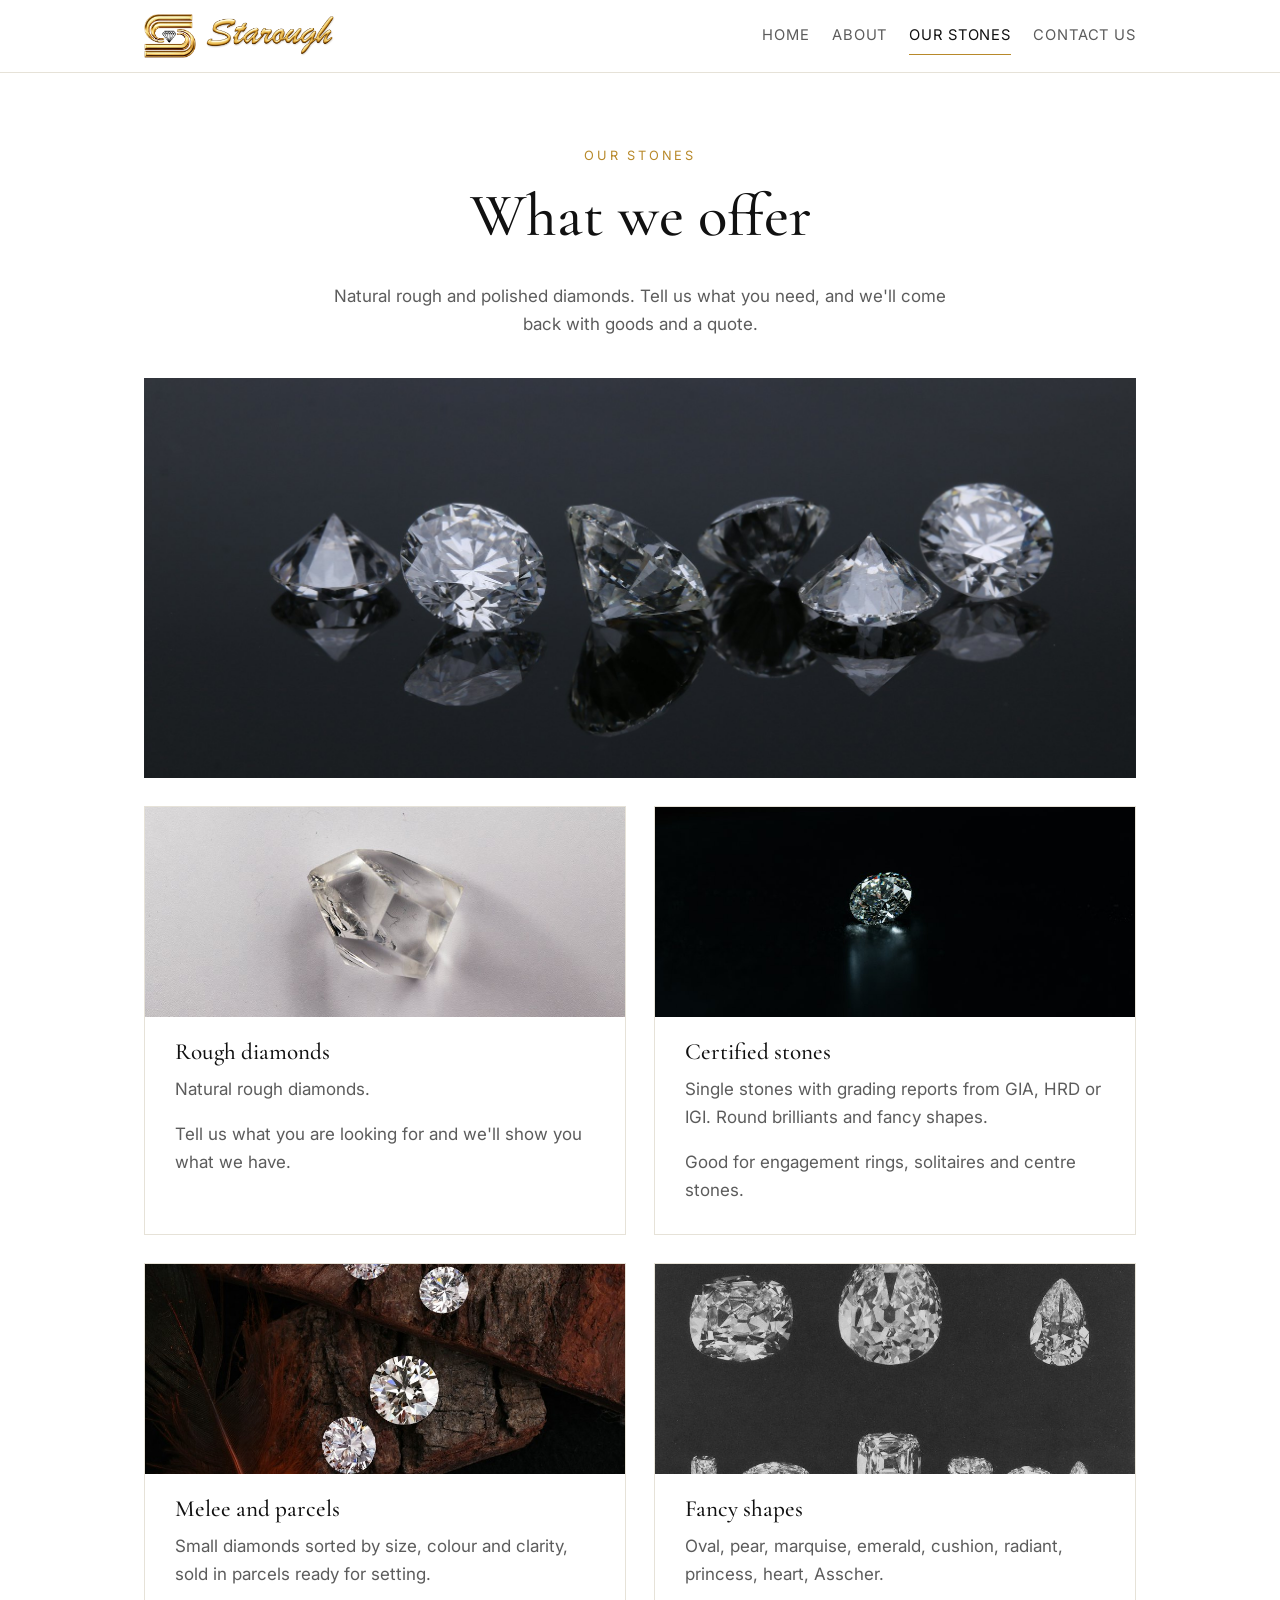
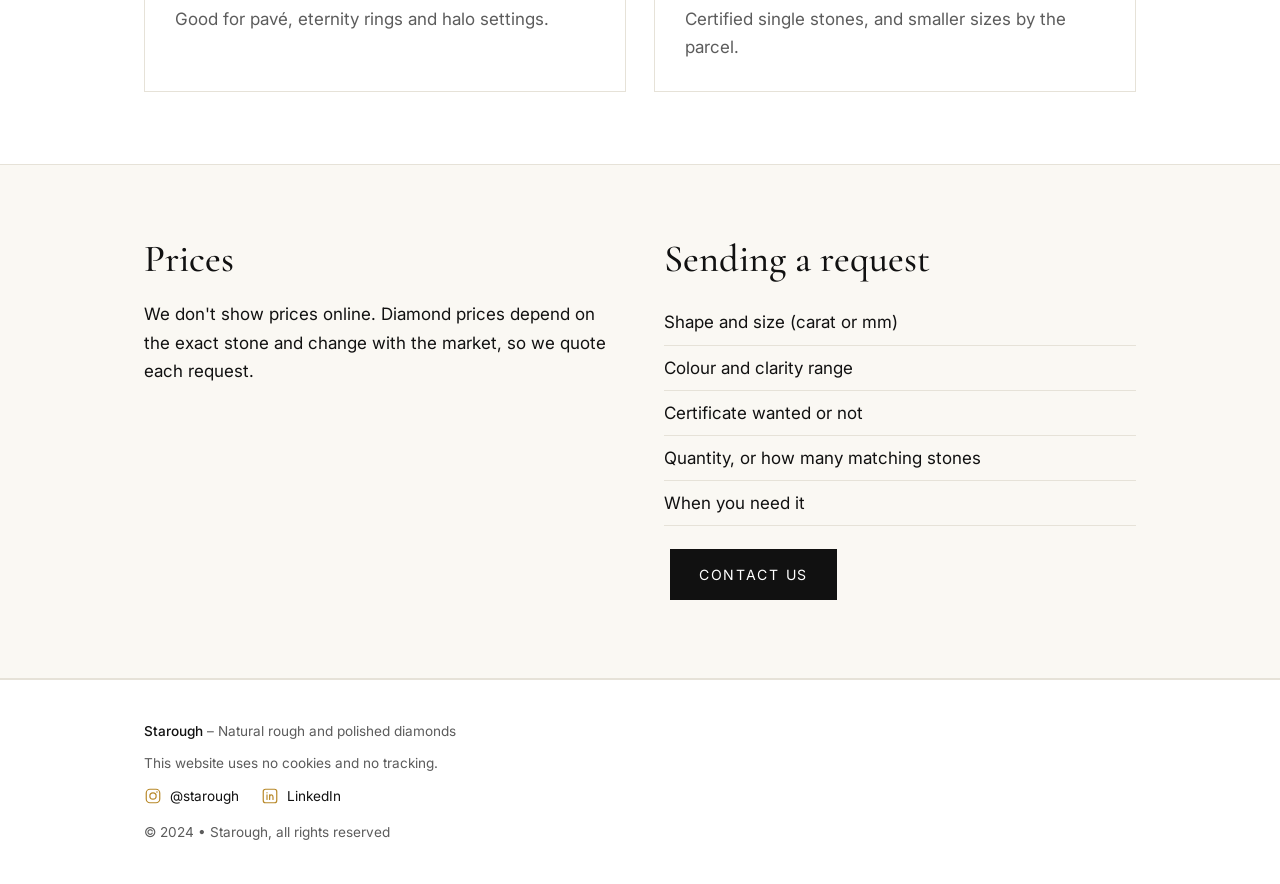
<file: stones.html>
<!doctype html>
<html lang="en">
<head>
<meta charset="utf-8">
<meta name="viewport" content="width=device-width, initial-scale=1">
<title>Our stones · Starough</title>
<meta name="description" content="Starough: natural rough and polished diamonds. Antwerp and Hong Kong.">
<link rel="preconnect" href="https://fonts.googleapis.com">
<link rel="preconnect" href="https://fonts.gstatic.com" crossorigin>
<link href="https://fonts.googleapis.com/css2?family=Cormorant+Garamond:wght@500&family=Inter:wght@400;500&display=swap" rel="stylesheet">
<link rel="stylesheet" href="style.css">
<link rel="icon" type="image/png" sizes="64x64" href="favicon.png">
<link rel="icon" type="image/png" sizes="256x256" href="favicon-256.png">
<link rel="apple-touch-icon" href="apple-touch-icon.png">
</head>
<body>
<header class="site">
  <div class="wrap">
    <a class="brand" href="index.html" aria-label="Starough home">
      <img src="logo.png" alt="" onerror="this.style.display='none'">
      <img class="name" src="name.png" alt="Starough">
    </a>
    <nav>
      <a href="index.html">Home</a>
      <a href="about.html">About</a>
      <a href="stones.html" aria-current="page">Our stones</a>
      <a href="contact.html">Contact Us</a>
    </nav>
  </div>
</header>
<main>
<div class="page-head wrap">
  <div class="eyebrow">Our stones</div>
  <h1>What we offer</h1>
  <p>Natural rough and polished diamonds. Tell us what you need, and we'll come back with goods and a quote.</p>
</div>
<div class="wrap"><figure class="banner"><img src="images/stones-row.jpg" alt="A row of polished diamonds" loading="lazy"></figure></div>
<section style="padding-top:20px">
  <div class="wrap grid grid-2">
    <div class="card">
      <figure class="card-img"><img src="images/card-rough.jpg" alt="An uncut rough diamond" loading="lazy"></figure>
      <h3>Rough diamonds</h3>
      <p class="muted">Natural rough diamonds.</p>
      <p class="muted">Tell us what you are looking for and we'll show you what we have.</p>
    </div>
    <div class="card">
      <figure class="card-img"><img src="images/card-certified.jpg" alt="A polished round diamond" loading="lazy"></figure>
      <h3>Certified stones</h3>
      <p class="muted">Single stones with grading reports from GIA, HRD or IGI. Round brilliants and fancy shapes.</p>
      <p class="muted">Good for engagement rings, solitaires and centre stones.</p>
    </div>
    <div class="card">
      <figure class="card-img"><img src="images/card-melee.jpg" alt="Small polished diamonds" loading="lazy"></figure>
      <h3>Melee and parcels</h3>
      <p class="muted">Small diamonds sorted by size, colour and clarity, sold in parcels ready for setting.</p>
      <p class="muted">Good for pavé, eternity rings and halo settings.</p>
    </div>
    <div class="card">
      <figure class="card-img"><img src="images/card-fancy.jpg" alt="Diamonds in different fancy shapes" loading="lazy"></figure>
      <h3>Fancy shapes</h3>
      <p class="muted">Oval, pear, marquise, emerald, cushion, radiant, princess, heart, Asscher.</p>
      <p class="muted">Certified single stones, and smaller sizes by the parcel.</p>
    </div>
  </div>
</section>
<section class="soft">
  <div class="wrap two">
    <div>
      <h2>Prices</h2>
      <p>We don't show prices online. Diamond prices depend on the exact stone and change with the market, so we quote each request.</p>
    </div>
    <div>
      <h2>Sending a request</h2>
      <ul class="plain">
        <li>Shape and size (carat or mm)</li>
        <li>Colour and clarity range</li>
        <li>Certificate wanted or not</li>
        <li>Quantity, or how many matching stones</li>
        <li>When you need it</li>
      </ul>
      <a class="btn solid" href="contact.html">Contact us</a>
    </div>
  </div>
</section>
</main>
<footer class="site">
  <div class="wrap">
    <div><strong>Starough</strong> – Natural rough and polished diamonds</div>
    <div>This website uses no cookies and no tracking.</div>
    <div><span class="socials"><a class="insta" href="https://www.instagram.com/starough/" target="_blank" rel="noopener"><svg viewBox="0 0 24 24" width="18" height="18" aria-hidden="true"><rect x="3" y="3" width="18" height="18" rx="5" fill="none" stroke="currentColor" stroke-width="1.6"/><circle cx="12" cy="12" r="4.2" fill="none" stroke="currentColor" stroke-width="1.6"/><circle cx="17.3" cy="6.7" r="1.1" fill="currentColor"/></svg><span>@starough</span></a><a class="insta" href="https://www.linkedin.com/company/starough/" target="_blank" rel="noopener"><svg viewBox="0 0 24 24" width="18" height="18" aria-hidden="true"><rect x="3" y="3" width="18" height="18" rx="3" fill="none" stroke="currentColor" stroke-width="1.6"/><path d="M8 10.5v6M8 7.6v.1M11.5 16.5v-6M11.5 13.2c0-1.6 1-2.7 2.4-2.7s2.1 1 2.1 2.7v3.3" fill="none" stroke="currentColor" stroke-width="1.6" stroke-linecap="round"/></svg><span>LinkedIn</span></a></span></div>
    <div>© 2024 • Starough, all rights reserved</div>
  </div>
</footer>
</body>
</html>
</file>
<file: style.css>
/* Starough website — white, black, thin gold */
:root {
  --ink: #111111;
  --muted: #5c5c5c;
  --line: #e6e2d8;
  --gold: #b8892a;
  --paper: #ffffff;
  --soft: #faf8f3;
  --todo: #fff3b0;
}
* { box-sizing: border-box; }
html { -webkit-text-size-adjust: 100%; }
body {
  margin: 0;
  background: var(--paper);
  color: var(--ink);
  font-family: "Inter", system-ui, -apple-system, "Segoe UI", sans-serif;
  font-size: 17px;
  line-height: 1.65;
}
a { color: var(--ink); text-decoration-color: var(--gold); text-underline-offset: 3px; }
a:hover { color: var(--gold); }
h1, h2, h3 {
  font-family: "Cormorant Garamond", Georgia, serif;
  font-weight: 500;
  line-height: 1.15;
  margin: 0 0 0.5em;
}
h1 { font-size: clamp(2.4rem, 6vw, 3.8rem); }
h2 { font-size: clamp(1.8rem, 4vw, 2.4rem); }
h3 { font-size: 1.45rem; }
p { margin: 0 0 1em; }
.wrap { max-width: 1040px; margin: 0 auto; padding: 0 24px; }

/* Header */
header.site {
  border-bottom: 1px solid var(--line);
  position: sticky; top: 0; background: rgba(255,255,255,0.96); z-index: 10;
}
header.site .wrap { display: flex; align-items: center; justify-content: space-between; gap: 16px; min-height: 72px; flex-wrap: wrap; }
.brand { display: flex; align-items: center; gap: 10px; text-decoration: none; }
.brand img { height: 44px; width: auto; }
.brand span {
  font-family: "Brush Script MT", "Brush Script Std", cursive; font-size: 2.8rem; letter-spacing: 0.01em;
  padding: 2px 6px; line-height: 1;
  color: #c8962e; /* fallback for old browsers */
  /* polished gold tubes, like the logo: two bright bands of light with deep bronze between */
  background: linear-gradient(180deg,
    #4a2a02 0%, #a8690f 10%, #f7d06a 24%, #fffbe8 31%, #ffd25e 38%,
    #b2730f 50%, #6e4106 55%, #c98d21 64%, #ffe39a 76%, #fff4cf 80%,
    #d79a2a 90%, #5a3404 100%);
  -webkit-background-clip: text; background-clip: text;
  -webkit-text-fill-color: transparent;
  -webkit-text-stroke: 0.9px #5e3805;
  filter: drop-shadow(0 -0.5px 0 rgba(255, 245, 205, 0.9))
          drop-shadow(0 1.5px 0 #6b3f05)
          drop-shadow(0 4px 4px rgba(60, 35, 0, 0.35));
}
.brand img, .hero-logo { mix-blend-mode: multiply; }
nav { display: flex; gap: 22px; flex-wrap: wrap; }
nav a { text-decoration: none; font-size: 0.92rem; letter-spacing: 0.06em; text-transform: uppercase; color: var(--muted); padding: 6px 0; border-bottom: 1px solid transparent; }
nav a:hover, nav a[aria-current="page"] { color: var(--ink); border-bottom-color: var(--gold); }

/* Hero */
.hero { padding: 96px 0 80px; text-align: center; border-bottom: 1px solid var(--line); }
.hero p.lead { font-size: 1.2rem; color: var(--muted); max-width: 620px; margin: 0 auto 2em; }
.eyebrow { font-size: 0.8rem; letter-spacing: 0.22em; text-transform: uppercase; color: var(--gold); margin-bottom: 1.2em; }
.rule { width: 56px; height: 1px; background: var(--gold); margin: 0 auto 28px; border: 0; }
.btn { display: inline-block; padding: 13px 28px; border: 1px solid var(--ink); text-decoration: none; font-size: 0.88rem; letter-spacing: 0.12em; text-transform: uppercase; margin: 6px; }
.btn.solid { background: var(--ink); color: #fff; }
.btn.solid:hover { background: var(--gold); border-color: var(--gold); color: #fff; }
.btn:hover { border-color: var(--gold); }

/* Sections */
section { padding: 72px 0; }
section.soft { background: var(--soft); border-top: 1px solid var(--line); border-bottom: 1px solid var(--line); }
.page-head { padding: 72px 0 40px; text-align: center; }
.page-head p { color: var(--muted); max-width: 640px; margin: 0 auto; }
.grid { display: grid; gap: 28px; grid-template-columns: repeat(auto-fit, minmax(260px, 1fr)); }
.card { border: 1px solid var(--line); padding: 30px; background: #fff; }
.card h3 { margin-bottom: 0.4em; }
.card p:last-child { margin-bottom: 0; }
.muted { color: var(--muted); }
.note { border-left: 2px solid var(--gold); padding: 4px 0 4px 18px; color: var(--muted); }
ul.plain { list-style: none; padding: 0; margin: 0 0 1em; }
ul.plain li { padding: 8px 0; border-bottom: 1px solid var(--line); }
.two { display: grid; gap: 48px; grid-template-columns: repeat(auto-fit, minmax(300px, 1fr)); align-items: start; }
dl.office { margin: 0; }
dl.office dt { font-size: 0.78rem; letter-spacing: 0.16em; text-transform: uppercase; color: var(--gold); margin-top: 14px; }
dl.office dd { margin: 2px 0 0; }

/* Details still to fill in — remove this highlight once real details are in */
.todo { background: var(--todo); padding: 0 4px; }

/* Footer */
footer.site { border-top: 1px solid var(--line); padding: 40px 0; font-size: 0.85rem; color: var(--muted); }
footer.site .wrap { display: grid; gap: 10px; }
footer.site strong { color: var(--ink); font-weight: 500; }

@media (max-width: 600px) {
  body { font-size: 16px; }
  .wrap { padding: 0 16px; }
  .hero { padding: 64px 0 56px; }
  section { padding: 52px 0; }
  nav { gap: 16px; }
}

.hero-logo { width: 150px; height: auto; display: block; margin: 0 auto 28px; }
.brand img.name { height: 40px; mix-blend-mode: normal; }
@media (max-width: 600px) { .brand img { height: 36px; } .brand img.name { height: 32px; } }

/* Contact map */
figure.map { margin: 0; border: 1px solid var(--line); background: var(--soft); }
figure.map svg { display: block; width: 100%; height: auto; }
.land { fill: #e9e4d8; stroke: #fff; stroke-width: 0.6; }
.hl { fill: #e4cf98; stroke: #fff; stroke-width: 0.6; }
.pin { cursor: pointer; outline: none; }
.pin .dot { fill: var(--gold); stroke: #fff; stroke-width: 2.5; }
.pin .halo { fill: transparent; }
.pin .pulse { fill: none; stroke: var(--gold); stroke-width: 2; opacity: 0; }
.pin text { font-family: "Inter", sans-serif; font-size: 17px; letter-spacing: 0.06em; fill: var(--muted); paint-order: stroke; stroke: #faf8f3; stroke-width: 5px; }
.pin:hover .dot, .pin:focus-visible .dot, .pin.on .dot { fill: var(--ink); }
.pin.on text, .pin:hover text { fill: var(--ink); font-weight: 500; }
.pin.on .pulse { animation: pulse 2s ease-out infinite; }
@keyframes pulse { 0% { r: 8; opacity: .9; } 100% { r: 26; opacity: 0; } }
@media (prefers-reduced-motion: reduce) { .pin.on .pulse { animation: none; } }
.tabs { display: flex; flex-wrap: wrap; gap: 8px; margin: 24px 0; }
.tab { font: inherit; font-size: 0.85rem; letter-spacing: 0.1em; text-transform: uppercase; background: #fff; color: var(--muted); border: 1px solid var(--line); padding: 10px 18px; cursor: pointer; }
.tab:hover { border-color: var(--gold); color: var(--ink); }
.tab[aria-selected="true"] { background: var(--ink); border-color: var(--ink); color: #fff; }
.places { display: grid; gap: 20px; }
.place { border: 1px solid var(--line); border-top: 2px solid var(--gold); padding: 28px 30px; max-width: 560px; animation: fadein .35s ease; }
.place h3 { margin-bottom: 0.1em; }
.place .co { color: var(--muted); margin-bottom: 0.4em; }
@keyframes fadein { from { opacity: 0; transform: translateY(6px); } to { opacity: 1; transform: none; } }
@media (max-width: 600px) { .pin text { font-size: 36px; stroke-width: 8px; } .pin .dot { r: 13; } .tab { flex: 1 1 40%; } .place { padding: 22px; } }

/* contact: all four addresses shown */
.places { grid-template-columns: repeat(auto-fit, minmax(220px, 1fr)); margin-top: 28px; }
.place { max-width: none; animation: none; transition: border-color .2s, box-shadow .2s; }
.place.on { border-color: var(--gold); box-shadow: 0 0 0 1px var(--gold); }
.pin.static { cursor: default; pointer-events: none; }

/* Enquiry form */
.enquiry { border: 1px solid var(--line); border-top: 2px solid var(--gold); padding: 36px; }
.fgrid { display: grid; gap: 18px 24px; grid-template-columns: repeat(auto-fit, minmax(240px, 1fr)); margin: 24px 0 8px; }
.enquiry label { display: block; font-size: 0.78rem; letter-spacing: 0.12em; text-transform: uppercase; color: var(--muted); }
.enquiry input:not([type=checkbox]), .enquiry select, .enquiry textarea {
  display: block; width: 100%; margin-top: 6px; font: inherit; font-size: 16px; color: var(--ink);
  background: #fff; border: 1px solid var(--line); border-radius: 0; padding: 11px 12px; text-transform: none; letter-spacing: normal; }
.enquiry input:focus, .enquiry select:focus, .enquiry textarea:focus { outline: none; border-color: var(--gold); box-shadow: 0 0 0 1px var(--gold); }
.enquiry fieldset { border: 0; padding: 0; margin: 18px 0; display: flex; flex-wrap: wrap; gap: 10px 24px; }
.enquiry legend { font-size: 0.78rem; letter-spacing: 0.12em; text-transform: uppercase; color: var(--muted); margin-bottom: 10px; padding: 0; }
.enquiry label.check { display: flex; align-items: center; gap: 8px; text-transform: none; letter-spacing: normal; font-size: 1rem; color: var(--ink); }
.enquiry label.check input { accent-color: var(--gold); width: 18px; height: 18px; }
.enquiry label.full { margin-bottom: 14px; }
.enquiry .small { font-size: 0.85rem; }
.enquiry .btn { margin: 4px 0 0; cursor: pointer; font: inherit; font-size: 0.88rem; letter-spacing: 0.12em; }
.enquiry .btn:disabled { opacity: .6; cursor: wait; }
.form-msg { margin: 14px 0 0; min-height: 1.4em; }
.form-msg.ok { color: #2f6b3a; } .form-msg.err { color: #9a3b1b; }
.hp { position: absolute; left: -9999px; }
@media (max-width: 600px) { .enquiry { padding: 22px 18px; } }
@media (max-width: 600px) { nav { gap: 14px; } nav a { font-size: 0.78rem; letter-spacing: 0.04em; } }
h1.eyebrow { font-family: "Inter", system-ui, sans-serif; font-size: 0.8rem; font-weight: 400; line-height: 1.4; margin: 0; }
.story .wrap > * { max-width: 760px; }
.story p { font-size: 1.05rem; }
.grid-2 { grid-template-columns: repeat(auto-fit, minmax(min(100%, 420px), 1fr)); }

/* Photos */
figure { margin: 0; }
.photo-band { height: clamp(240px, 42vw, 520px); overflow: hidden; background: #000; }
.photo-band img, .banner img, .split img, .card-img img, .side-photo img { display: block; width: 100%; height: 100%; object-fit: cover; }
.banner { height: clamp(200px, 32vw, 400px); overflow: hidden; margin-bottom: 8px; }
.split { display: grid; grid-template-columns: 1fr 1fr; gap: 12px; margin-bottom: 24px; }
.split figure { position: relative; height: clamp(160px, 26vw, 320px); overflow: hidden; }
.split figcaption { position: absolute; left: 0; bottom: 0; padding: 8px 14px; background: rgba(255,255,255,.92); font-size: .78rem; letter-spacing: .14em; text-transform: uppercase; }
.card-img { margin: -30px -30px 22px; height: 210px; overflow: hidden; background: #111; }
.story-grid { display: grid; grid-template-columns: minmax(0, 1.5fr) minmax(0, 1fr); gap: 48px; align-items: start; }
.story .wrap > .story-grid { max-width: none; }
.side-photo { height: 100%; min-height: 360px; max-height: 560px; overflow: hidden; }
@media (max-width: 760px) {
  .story-grid { grid-template-columns: 1fr; gap: 28px; }
  .side-photo { min-height: 0; height: 260px; }
  .split { gap: 8px; }
}

.insta { display: inline-flex; align-items: center; gap: 8px; text-decoration: none; color: var(--ink); }
.insta svg { color: var(--gold); }
.insta:hover span { text-decoration: underline; text-decoration-color: var(--gold); }
.follow { margin-top: 24px; color: var(--muted); display: flex; align-items: center; gap: 10px; flex-wrap: wrap; }

.photo-band.duo { display: grid; grid-template-columns: 1fr 1fr; grid-template-rows: 100%; gap: 3px; background: #fff; height: clamp(220px, 34vw, 440px); }
.photo-band.duo img { min-width: 0; min-height: 0; height: 100%; object-position: center; }

.socials { display: inline-flex; gap: 22px; flex-wrap: wrap; }
.follow .insta + .insta { margin-left: 14px; }
</file>
